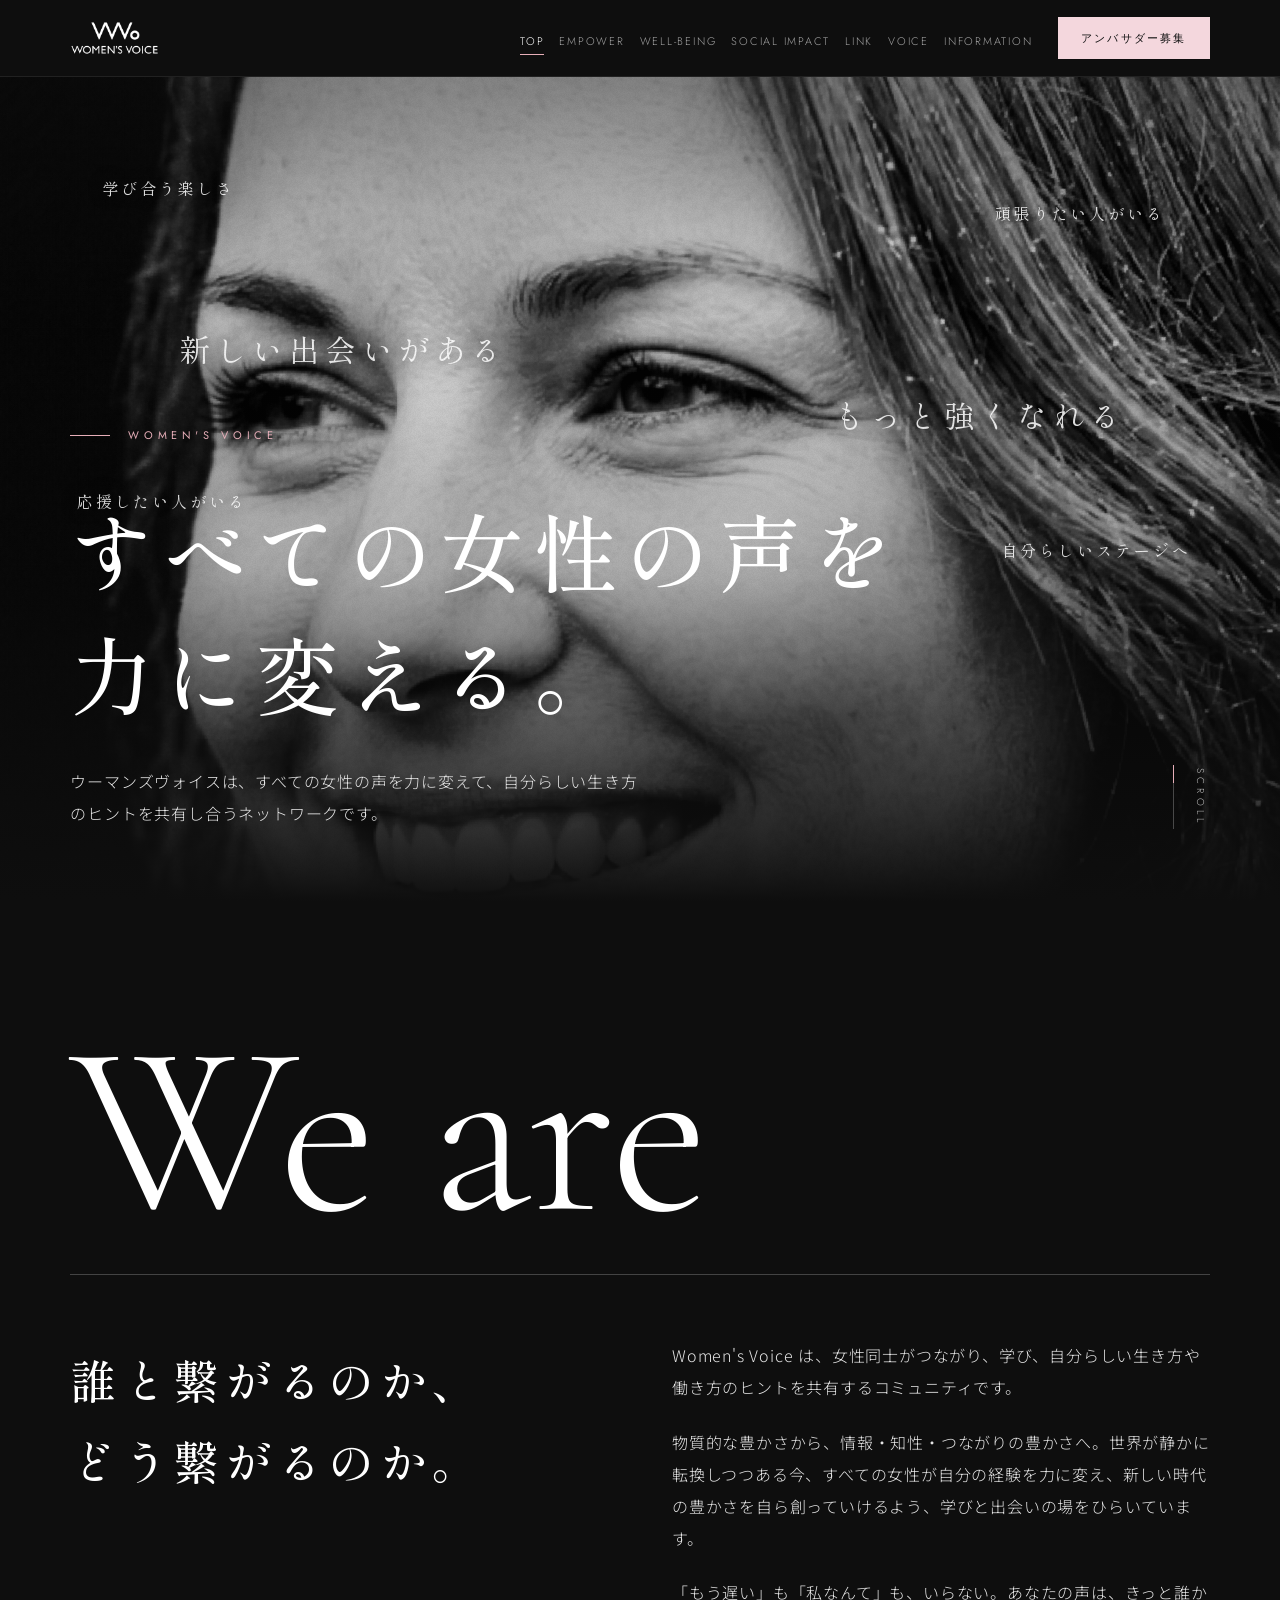
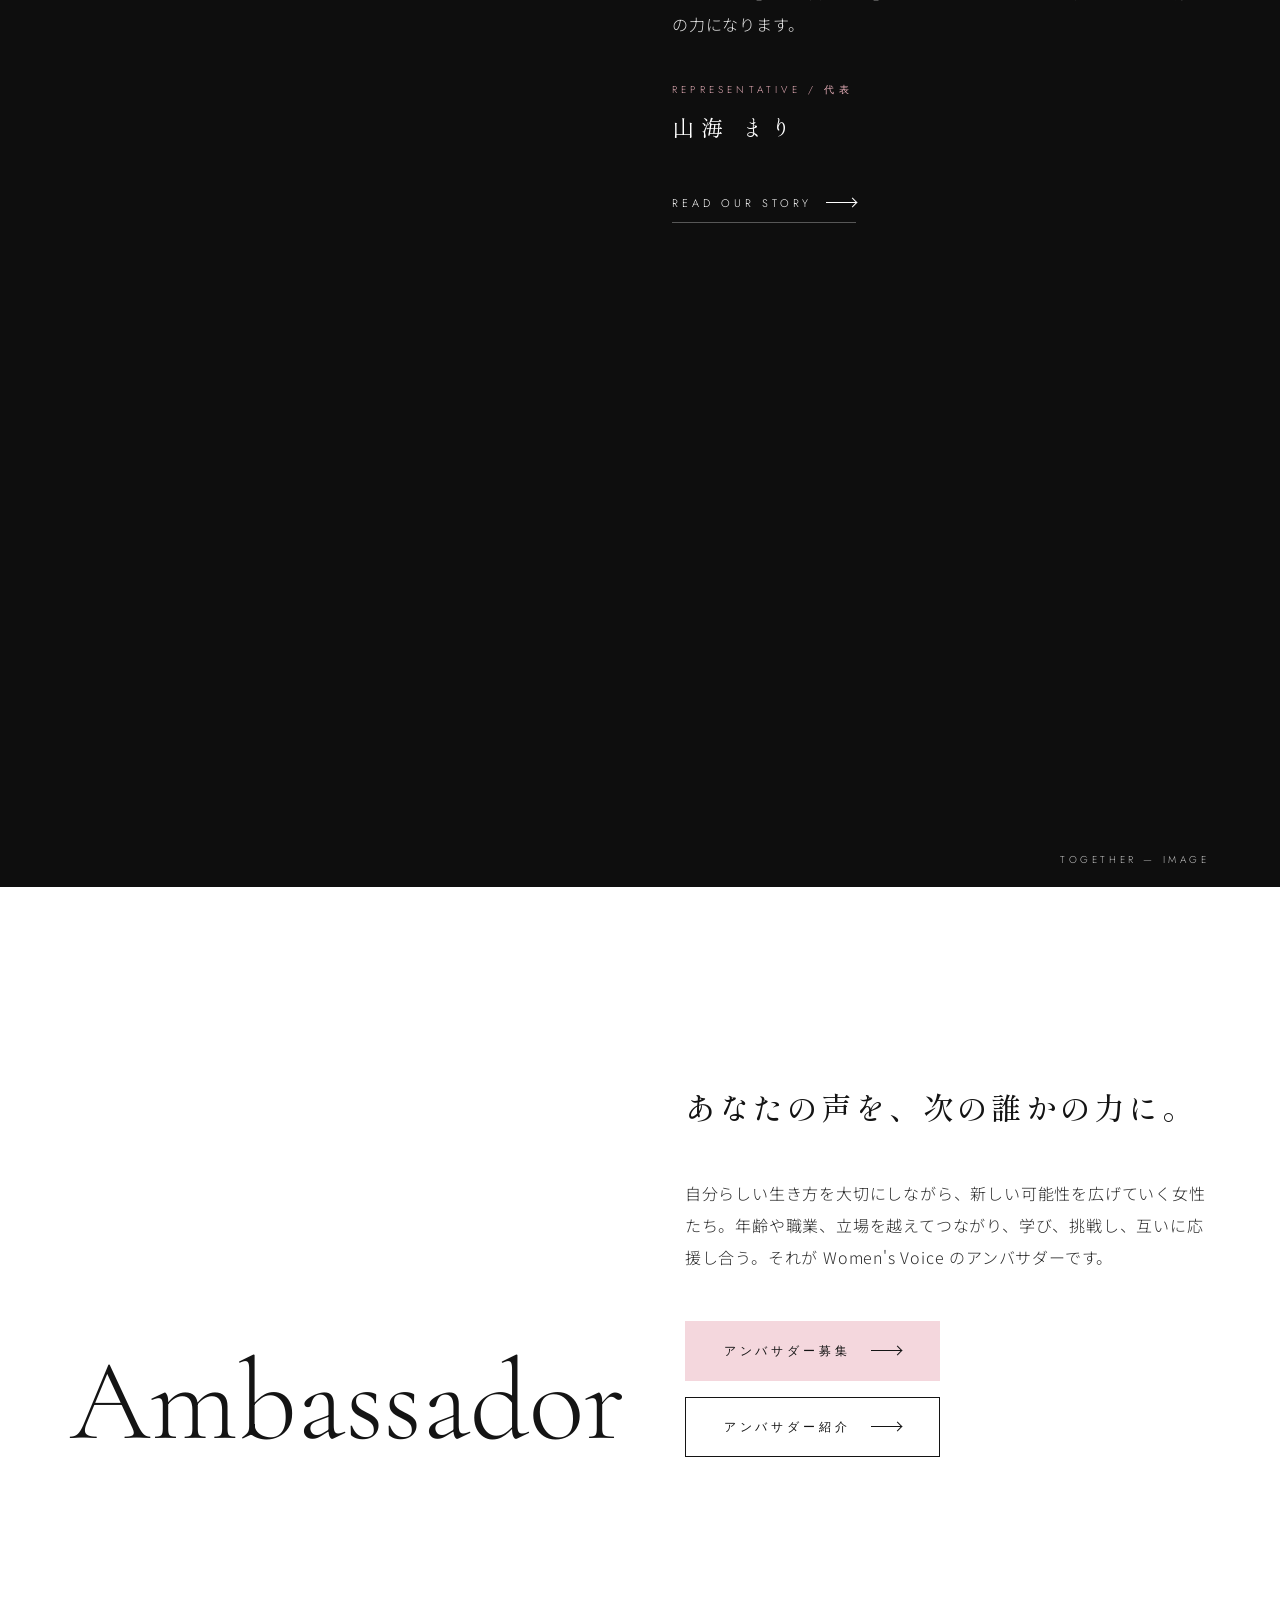
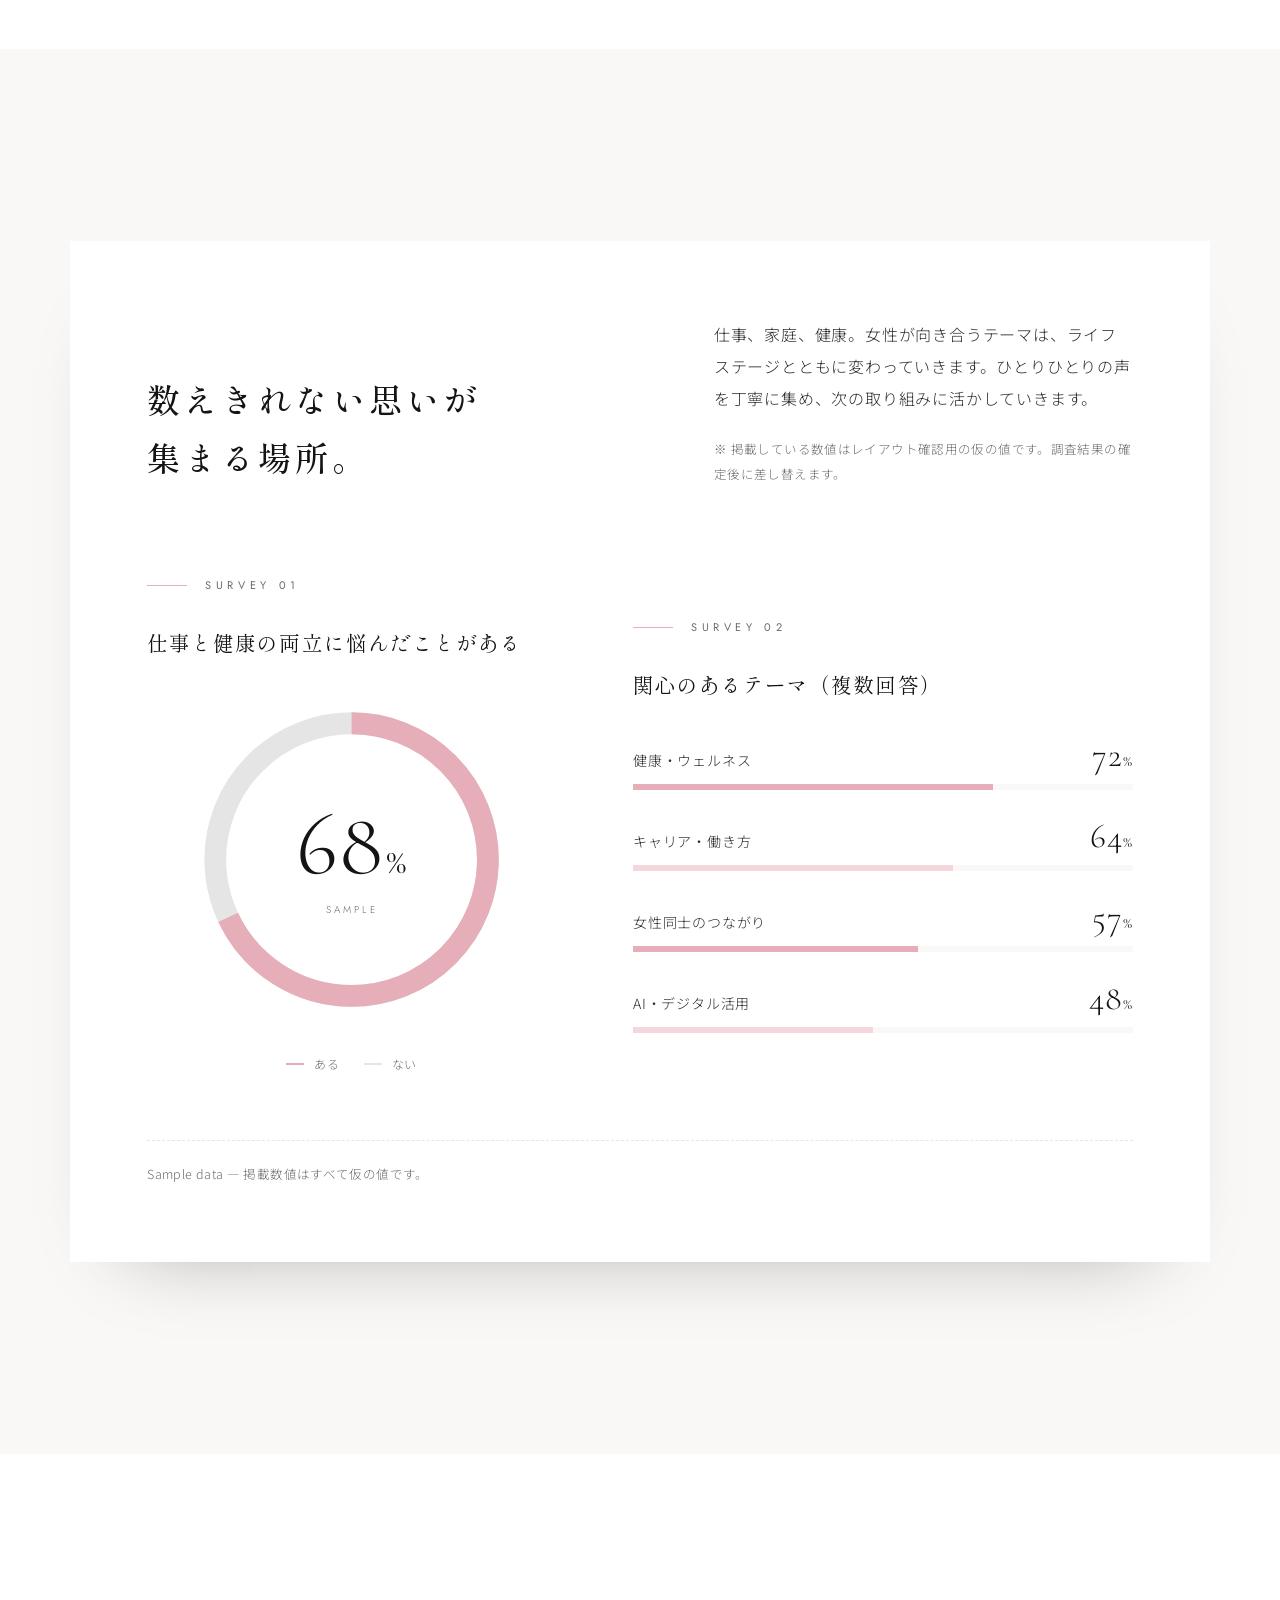
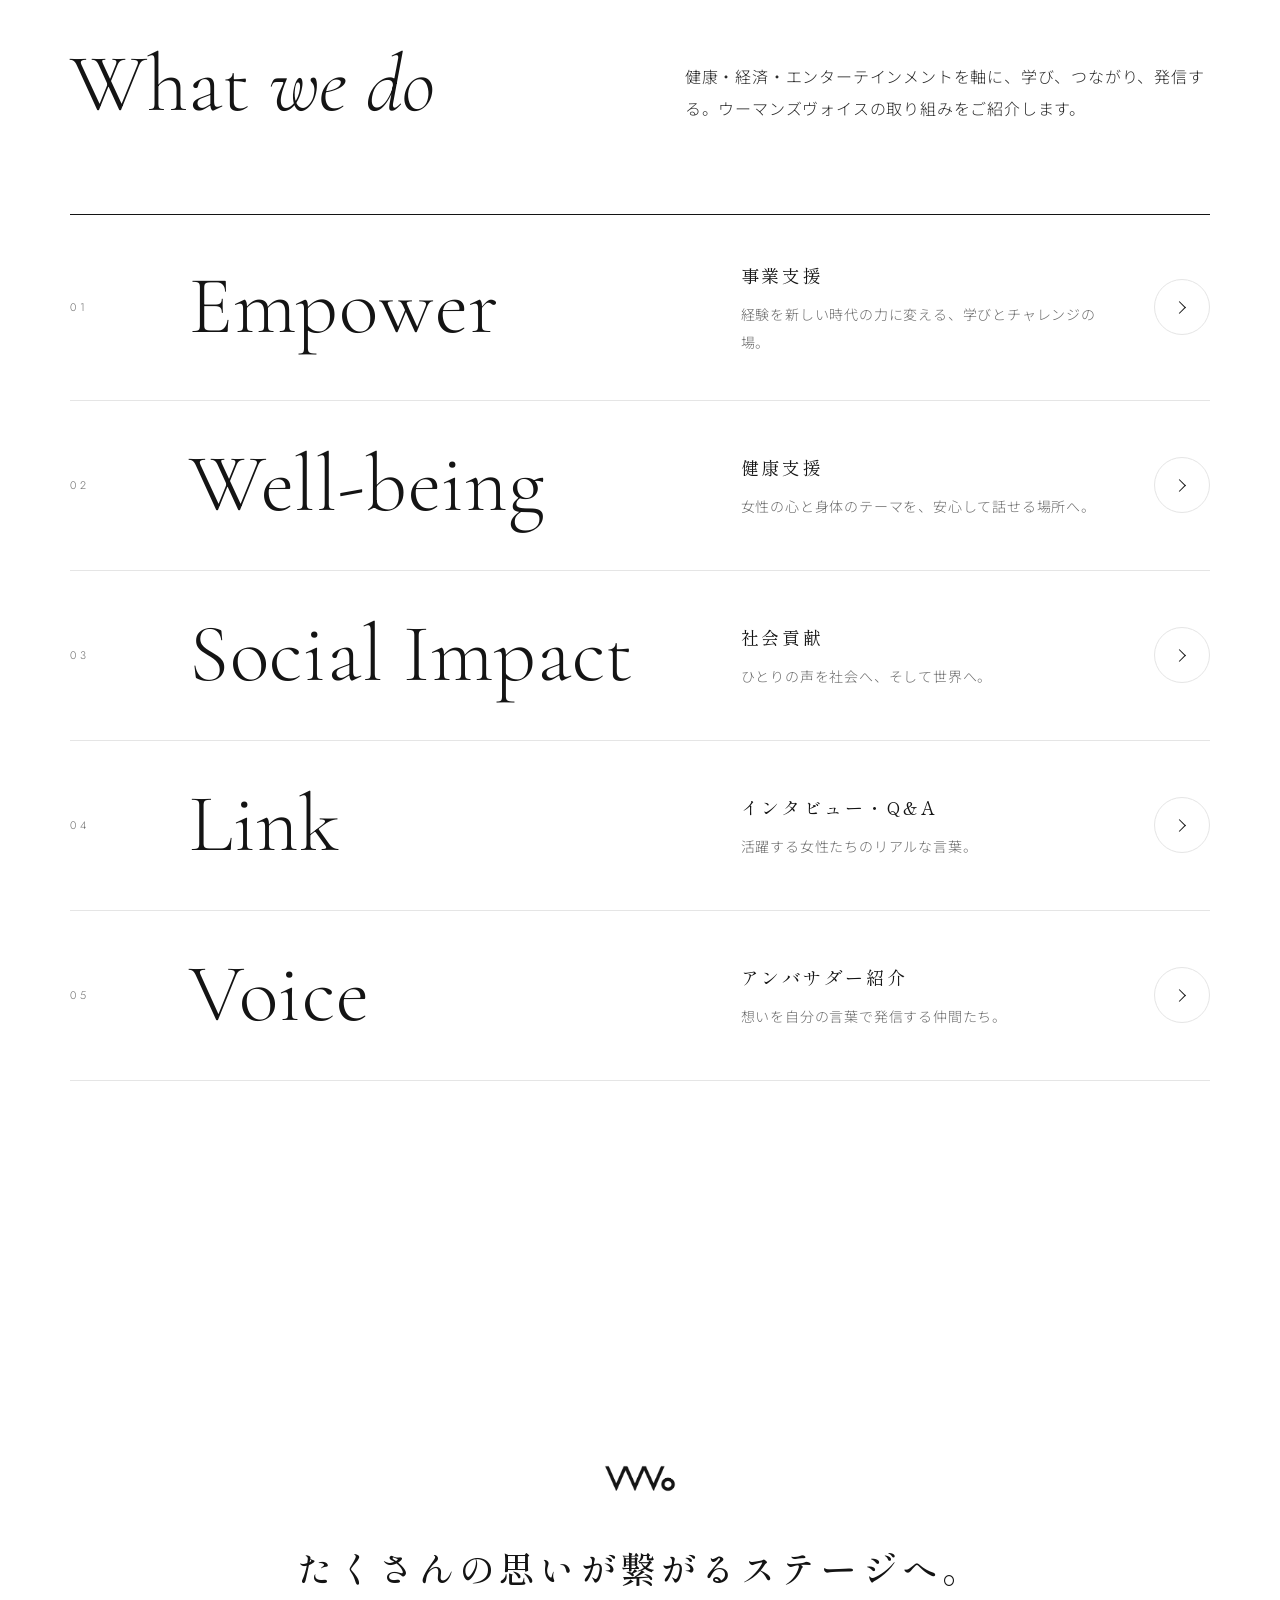
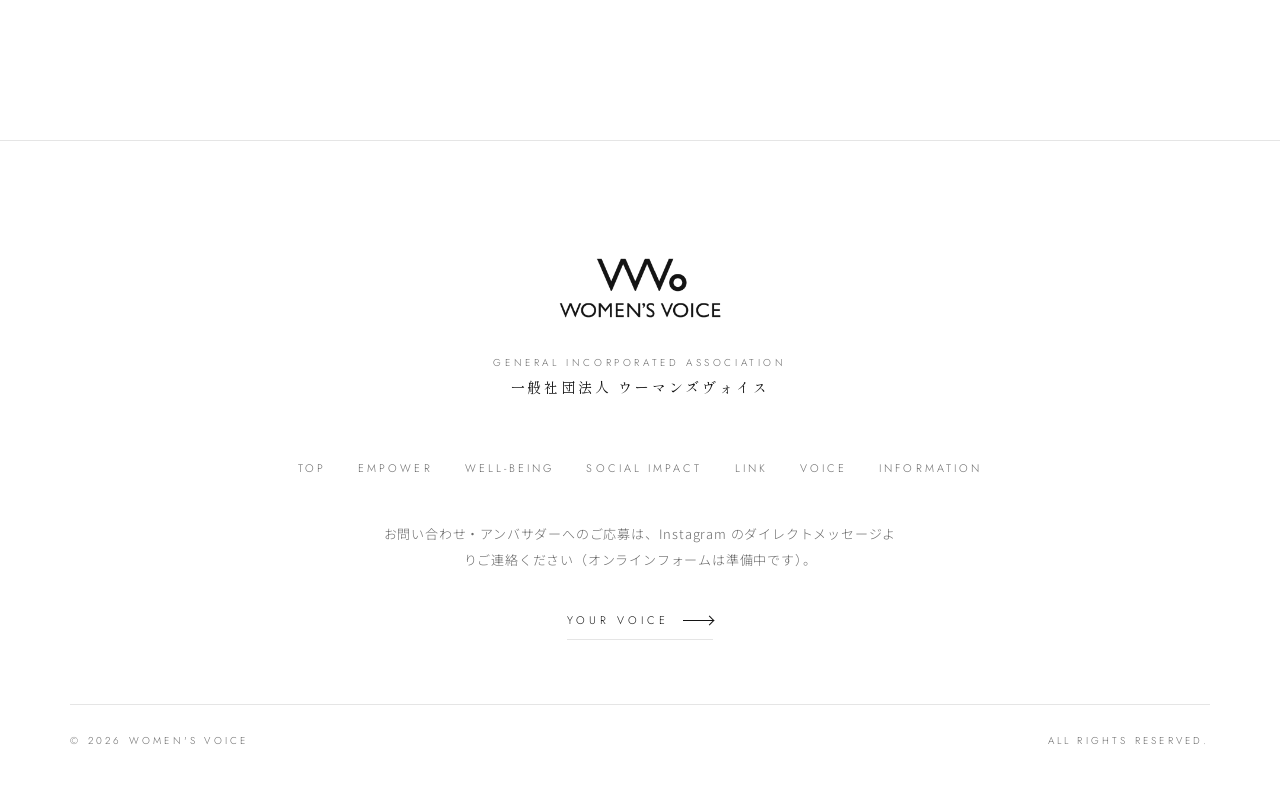
<file: index.html>
<!DOCTYPE html>
<html lang="ja" class="no-js">
<head>
  <meta charset="UTF-8">
  <meta name="viewport" content="width=device-width, initial-scale=1">
  <title>一般社団法人 ウーマンズヴォイス | Women's Voice</title>
  <meta name="description" content="一般社団法人ウーマンズヴォイス（Women's Voice）公式サイト。すべての女性の声を、力に変える。女性同士がつながり、学び、自分らしい生き方のヒントを共有するコミュニティです。">
  <link rel="icon" type="image/png" href="assets/favicon.png">
  <link rel="preconnect" href="https://fonts.googleapis.com">
  <link rel="preconnect" href="https://fonts.gstatic.com" crossorigin>
  <link rel="stylesheet" href="https://fonts.googleapis.com/css2?family=Cormorant+Garamond:ital,wght@0,300;0,400;0,500;1,300;1,400&family=Jost:wght@300;400;500&family=Noto+Sans+JP:wght@300;400&family=Shippori+Mincho:wght@400;500;600&display=swap">
  <link rel="stylesheet" href="styles.css">
  <script src="app.js" defer></script>
</head>
<body>
<a class="skip-link" href="#main">本文へスキップ</a>

<header class="site-header">
  <div class="site-header__inner">
    <a class="site-logo" href="index.html" aria-label="Women's Voice トップページへ"><img src="assets/logo-white.png" alt="WOMEN'S VOICE ウーマンズヴォイス"></a>
    <button class="menu-toggle" type="button" aria-expanded="false" aria-controls="global-nav" aria-label="メニューを開く"><span></span><span></span></button>
    <nav id="global-nav" class="global-nav" aria-label="グローバルナビゲーション">
      <ul>
        <li><a href="index.html" aria-current="page">Top</a></li>
        <li><a href="empower.html">Empower</a></li>
        <li><a href="wellbeing.html">Well-being</a></li>
        <li><a href="social.html">Social Impact</a></li>
        <li><a href="link.html">Link</a></li>
        <li><a href="voice.html">Voice</a></li>
        <li><a href="information.html">Information</a></li>
      </ul>
      <a class="btn btn--pink" href="information.html#recruit">アンバサダー募集</a>
    </nav>
  </div>
</header>

<main id="main">

  <!-- ===== Hero: 顔のクローズアップ全面 + 大見出し ===== -->
  <section class="top-hero is-dark" aria-labelledby="hero-title">
    <div class="top-hero__photo grain">
      <img src="uploads/Gemini_Generated_Image_2ttfrb2ttfrb2ttf.png" alt="" aria-hidden="true">
    </div>
    <ul class="top-hero__words" aria-hidden="true">
      <li>学び合う楽しさ</li>
      <li class="is-l">新しい出会いがある</li>
      <li>頑張りたい人がいる</li>
      <li class="is-l">もっと強くなれる</li>
      <li>応援したい人がいる</li>
      <li>自分らしいステージへ</li>
    </ul>
    <div class="wrap top-hero__copy">
      <p class="eyebrow reveal">Women's Voice</p>
      <h1 id="hero-title" class="top-hero__title reveal" data-delay="1">
        <span>すべての女性の声を</span><span>力に変える。</span>
      </h1>
      <p class="top-hero__sub reveal" data-delay="2">ウーマンズヴォイスは、すべての女性の声を力に変えて、自分らしい生き方のヒントを共有し合うネットワークです。</p>
    </div>
    <p class="scroll-cue" aria-hidden="true">Scroll <span class="scroll-cue__line"></span></p>
  </section>

  <!-- ===== We are (黒帯 + 集合写真) ===== -->
  <section id="about" class="we-are is-dark" aria-labelledby="about-title">
    <div class="wrap">
      <h2 id="about-title" class="we-are__title reveal">We are</h2>
      <div class="we-are__grid">
        <p class="statement reveal" data-delay="1">誰と繋がるのか、<br>どう繋がるのか。</p>
        <div class="reveal" data-delay="2">
          <p>Women's Voice は、女性同士がつながり、学び、自分らしい生き方や働き方のヒントを共有するコミュニティです。</p>
          <p>物質的な豊かさから、情報・知性・つながりの豊かさへ。世界が静かに転換しつつある今、すべての女性が自分の経験を力に変え、新しい時代の豊かさを自ら創っていけるよう、学びと出会いの場をひらいています。</p>
          <p>「もう遅い」も「私なんて」も、いらない。あなたの声は、きっと誰かの力になります。</p>
          <div class="signature">
            <span class="signature__role">Representative / 代表</span>
            <span class="signature__name">山海 まり</span>
          </div>
          <a class="text-link" href="empower.html">Read our story <span class="arrow" aria-hidden="true"></span></a>
        </div>
      </div>
    </div>
    <figure class="we-are__photo">
      <div class="frame frame--crop grain reveal-img"><img src="uploads/01_group_women.jpg" alt="肩を寄せ合い笑顔を見せる女性たち（イメージ）" loading="lazy"></div>
      <figcaption class="caption">Together — Image</figcaption>
    </figure>
  </section>

  <!-- ===== Ambassador ===== -->
  <section class="section" aria-labelledby="amb-title">
    <div class="wrap amb-intro">
      <h2 id="amb-title" class="display reveal">Ambassador</h2>
      <div class="reveal" data-delay="1">
        <p class="heading">あなたの声を、次の誰かの力に。</p>
        <p class="mt-s">自分らしい生き方を大切にしながら、新しい可能性を広げていく女性たち。年齢や職業、立場を越えてつながり、学び、挑戦し、互いに応援し合う。それが Women's Voice のアンバサダーです。</p>
        <div class="btn-row">
          <a class="btn btn--pink" href="information.html#recruit">アンバサダー募集 <span class="arrow" aria-hidden="true"></span></a>
          <a class="btn" href="voice.html">アンバサダー紹介 <span class="arrow" aria-hidden="true"></span></a>
        </div>
      </div>
    </div>
  </section>

  <!-- ===== Statistics (仮値) ===== -->
  <section class="section section--off" aria-labelledby="stats-title">
    <div class="wrap">
      <div class="stats-card reveal">
        <div class="stats-card__head">
          <h2 id="stats-title" class="statement statement--s">数えきれない思いが<br>集まる場所。</h2>
          <div>
            <p>仕事、家庭、健康。女性が向き合うテーマは、ライフステージとともに変わっていきます。ひとりひとりの声を丁寧に集め、次の取り組みに活かしていきます。</p>
            <p class="note">※ 掲載している数値はレイアウト確認用の仮の値です。調査結果の確定後に差し替えます。</p>
          </div>
        </div>
        <div class="stats-grid">
          <div data-chart>
            <p class="eyebrow">Survey 01</p>
            <h3 class="stat__title">仕事と健康の両立に悩んだことがある</h3>
            <div class="donut">
              <svg viewBox="0 0 120 120" role="img" aria-label="仕事と健康の両立に悩んだことがある：68%（仮の値）">
                <circle class="donut__track" cx="60" cy="60" r="50"></circle>
                <circle class="donut__value" cx="60" cy="60" r="50" data-value="68"></circle>
              </svg>
              <div class="donut__label" aria-hidden="true">
                <span class="donut__num">68<small>%</small></span>
                <span class="donut__cap">Sample</span>
              </div>
            </div>
            <div class="legend"><span><i></i>ある</span><span><i class="is-rest"></i>ない</span></div>
          </div>
          <div data-chart>
            <p class="eyebrow">Survey 02</p>
            <h3 class="stat__title">関心のあるテーマ（複数回答）</h3>
            <div class="bars">
              <div class="bar">
                <div class="bar__head"><span>健康・ウェルネス</span><span class="bar__val">72<small>%</small></span></div>
                <div class="bar__track"><span class="bar__fill" data-value="72"></span></div>
              </div>
              <div class="bar">
                <div class="bar__head"><span>キャリア・働き方</span><span class="bar__val">64<small>%</small></span></div>
                <div class="bar__track"><span class="bar__fill" data-value="64"></span></div>
              </div>
              <div class="bar">
                <div class="bar__head"><span>女性同士のつながり</span><span class="bar__val">57<small>%</small></span></div>
                <div class="bar__track"><span class="bar__fill" data-value="57"></span></div>
              </div>
              <div class="bar">
                <div class="bar__head"><span>AI・デジタル活用</span><span class="bar__val">48<small>%</small></span></div>
                <div class="bar__track"><span class="bar__fill" data-value="48"></span></div>
              </div>
            </div>
          </div>
        </div>
        <p class="note stat-note">Sample data — 掲載数値はすべて仮の値です。</p>
      </div>
    </div>
  </section>

  <!-- ===== What we do (大きな英字インデックス) ===== -->
  <section class="section" aria-labelledby="activities-title">
    <div class="wrap">
      <div class="amb-intro mb-l">
        <h2 id="activities-title" class="display display--m reveal">What <em>we do</em></h2>
        <p class="reveal measure" data-delay="1">健康・経済・エンターテインメントを軸に、学び、つながり、発信する。ウーマンズヴォイスの取り組みをご紹介します。</p>
      </div>
      <nav class="index-list" aria-label="活動紹介">
        <a class="index-row reveal" href="empower.html">
          <span class="index-row__no">01</span>
          <span class="index-row__en">Empower</span>
          <span class="index-row__desc"><span class="index-row__jp">事業支援</span><span class="index-row__text">経験を新しい時代の力に変える、学びとチャレンジの場。</span></span>
          <span class="index-row__go" aria-hidden="true"></span>
        </a>
        <a class="index-row reveal" href="wellbeing.html">
          <span class="index-row__no">02</span>
          <span class="index-row__en">Well-being</span>
          <span class="index-row__desc"><span class="index-row__jp">健康支援</span><span class="index-row__text">女性の心と身体のテーマを、安心して話せる場所へ。</span></span>
          <span class="index-row__go" aria-hidden="true"></span>
        </a>
        <a class="index-row reveal" href="social.html">
          <span class="index-row__no">03</span>
          <span class="index-row__en">Social Impact</span>
          <span class="index-row__desc"><span class="index-row__jp">社会貢献</span><span class="index-row__text">ひとりの声を社会へ、そして世界へ。</span></span>
          <span class="index-row__go" aria-hidden="true"></span>
        </a>
        <a class="index-row reveal" href="link.html">
          <span class="index-row__no">04</span>
          <span class="index-row__en">Link</span>
          <span class="index-row__desc"><span class="index-row__jp">インタビュー・Q&amp;A</span><span class="index-row__text">活躍する女性たちのリアルな言葉。</span></span>
          <span class="index-row__go" aria-hidden="true"></span>
        </a>
        <a class="index-row reveal" href="voice.html">
          <span class="index-row__no">05</span>
          <span class="index-row__en">Voice</span>
          <span class="index-row__desc"><span class="index-row__jp">アンバサダー紹介</span><span class="index-row__text">想いを自分の言葉で発信する仲間たち。</span></span>
          <span class="index-row__go" aria-hidden="true"></span>
        </a>
      </nav>
    </div>
  </section>

  <section class="closing" aria-label="メッセージ">
    <div class="wrap">
      <img class="closing__mark reveal" src="assets/mark-charcoal.png" alt="">
      <p class="statement reveal" data-delay="1">たくさんの思いが繋がるステージへ。</p>
    </div>
  </section>

</main>

<footer class="site-footer">
  <div class="wrap">
    <a class="site-footer__logo" href="index.html" aria-label="Women's Voice トップページへ"><img src="assets/logo-charcoal.png" alt="WOMEN'S VOICE ウーマンズヴォイス"></a>
    <p class="site-footer__org"><small>General Incorporated Association</small>一般社団法人 ウーマンズヴォイス</p>
    <nav class="site-footer__nav" aria-label="フッターナビゲーション">
      <ul>
        <li><a href="index.html">Top</a></li>
        <li><a href="empower.html">Empower</a></li>
        <li><a href="wellbeing.html">Well-being</a></li>
        <li><a href="social.html">Social Impact</a></li>
        <li><a href="link.html">Link</a></li>
        <li><a href="voice.html">Voice</a></li>
        <li><a href="information.html">Information</a></li>
      </ul>
    </nav>
    <div class="site-footer__contact">
      <p>お問い合わせ・アンバサダーへのご応募は、Instagram のダイレクトメッセージよりご連絡ください（オンラインフォームは準備中です）。</p>
      <a class="text-link" href="information.html#contact">Your Voice <span class="arrow" aria-hidden="true"></span></a>
    </div>
    <div class="site-footer__bottom">
      <small>&copy; <span data-year>2026</span> Women's Voice</small>
      <small>All rights reserved.</small>
    </div>
  </div>
</footer>
</body>
</html>
</file>
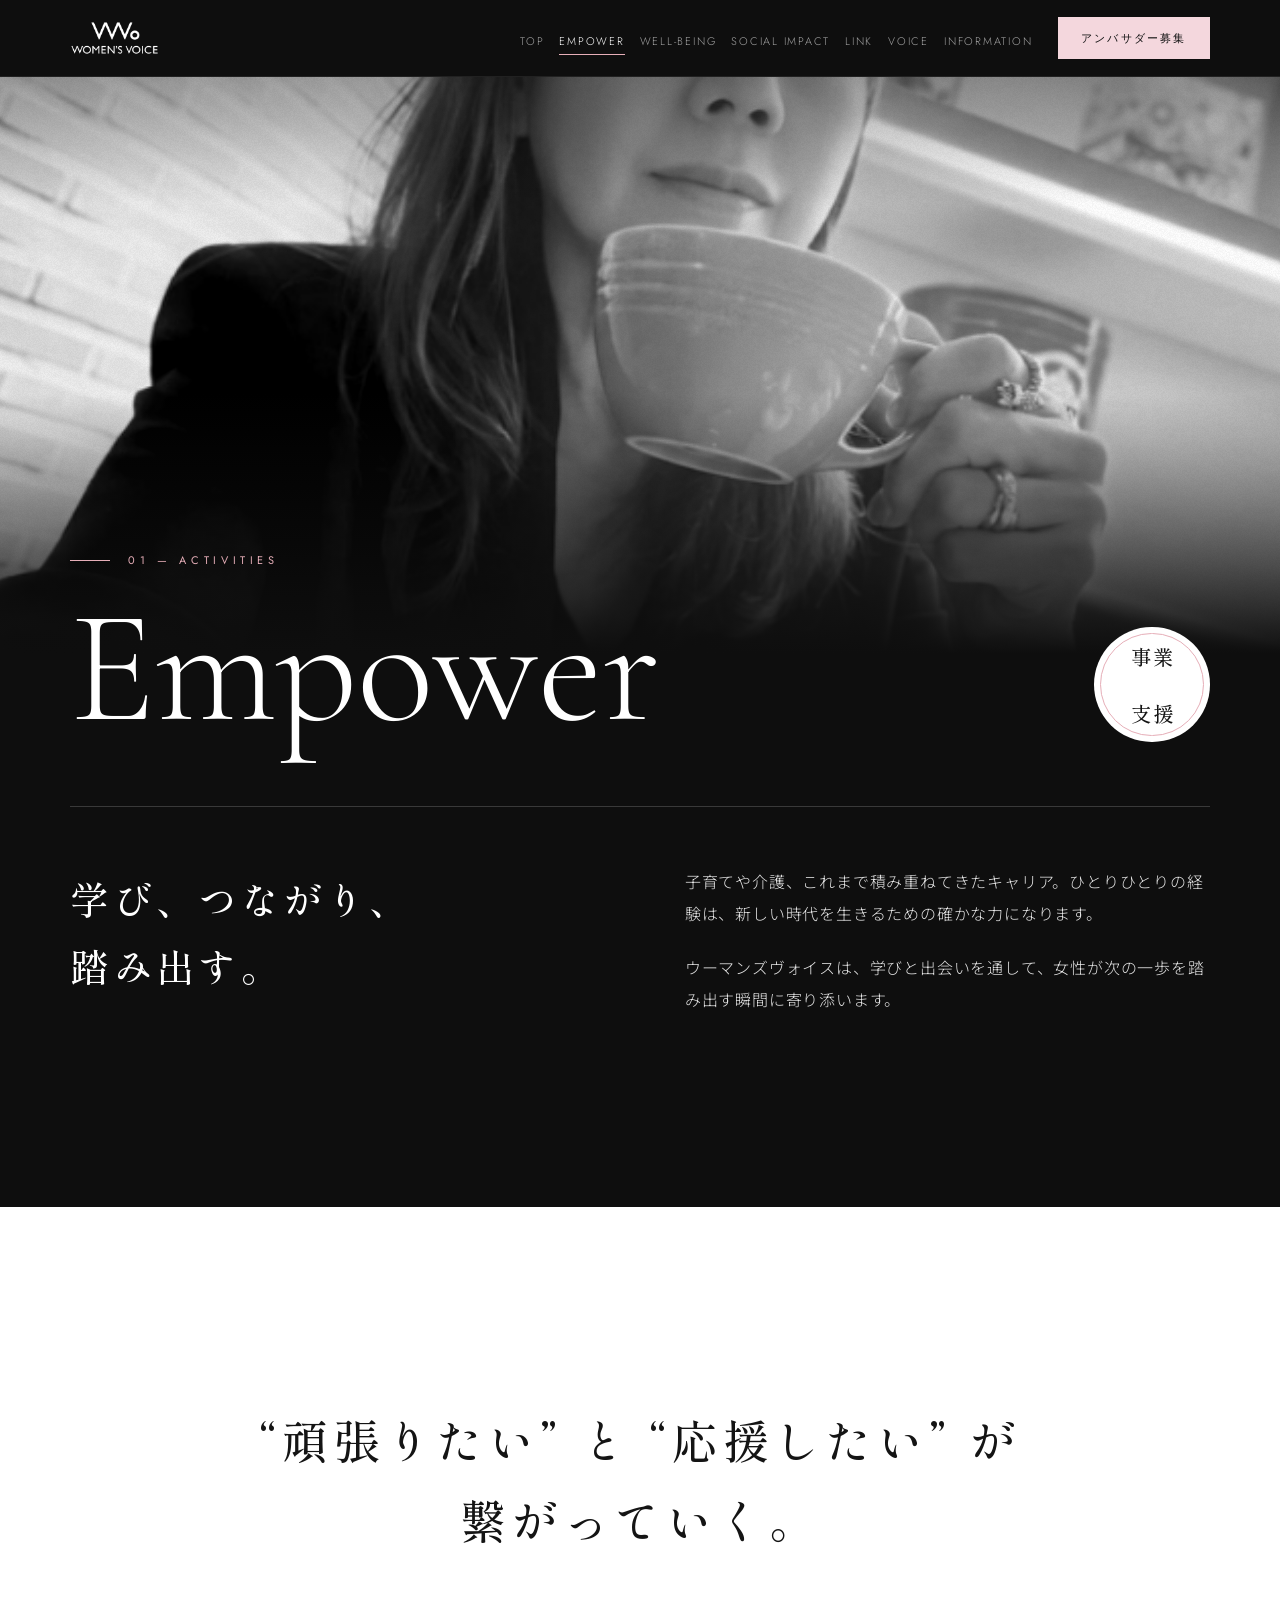
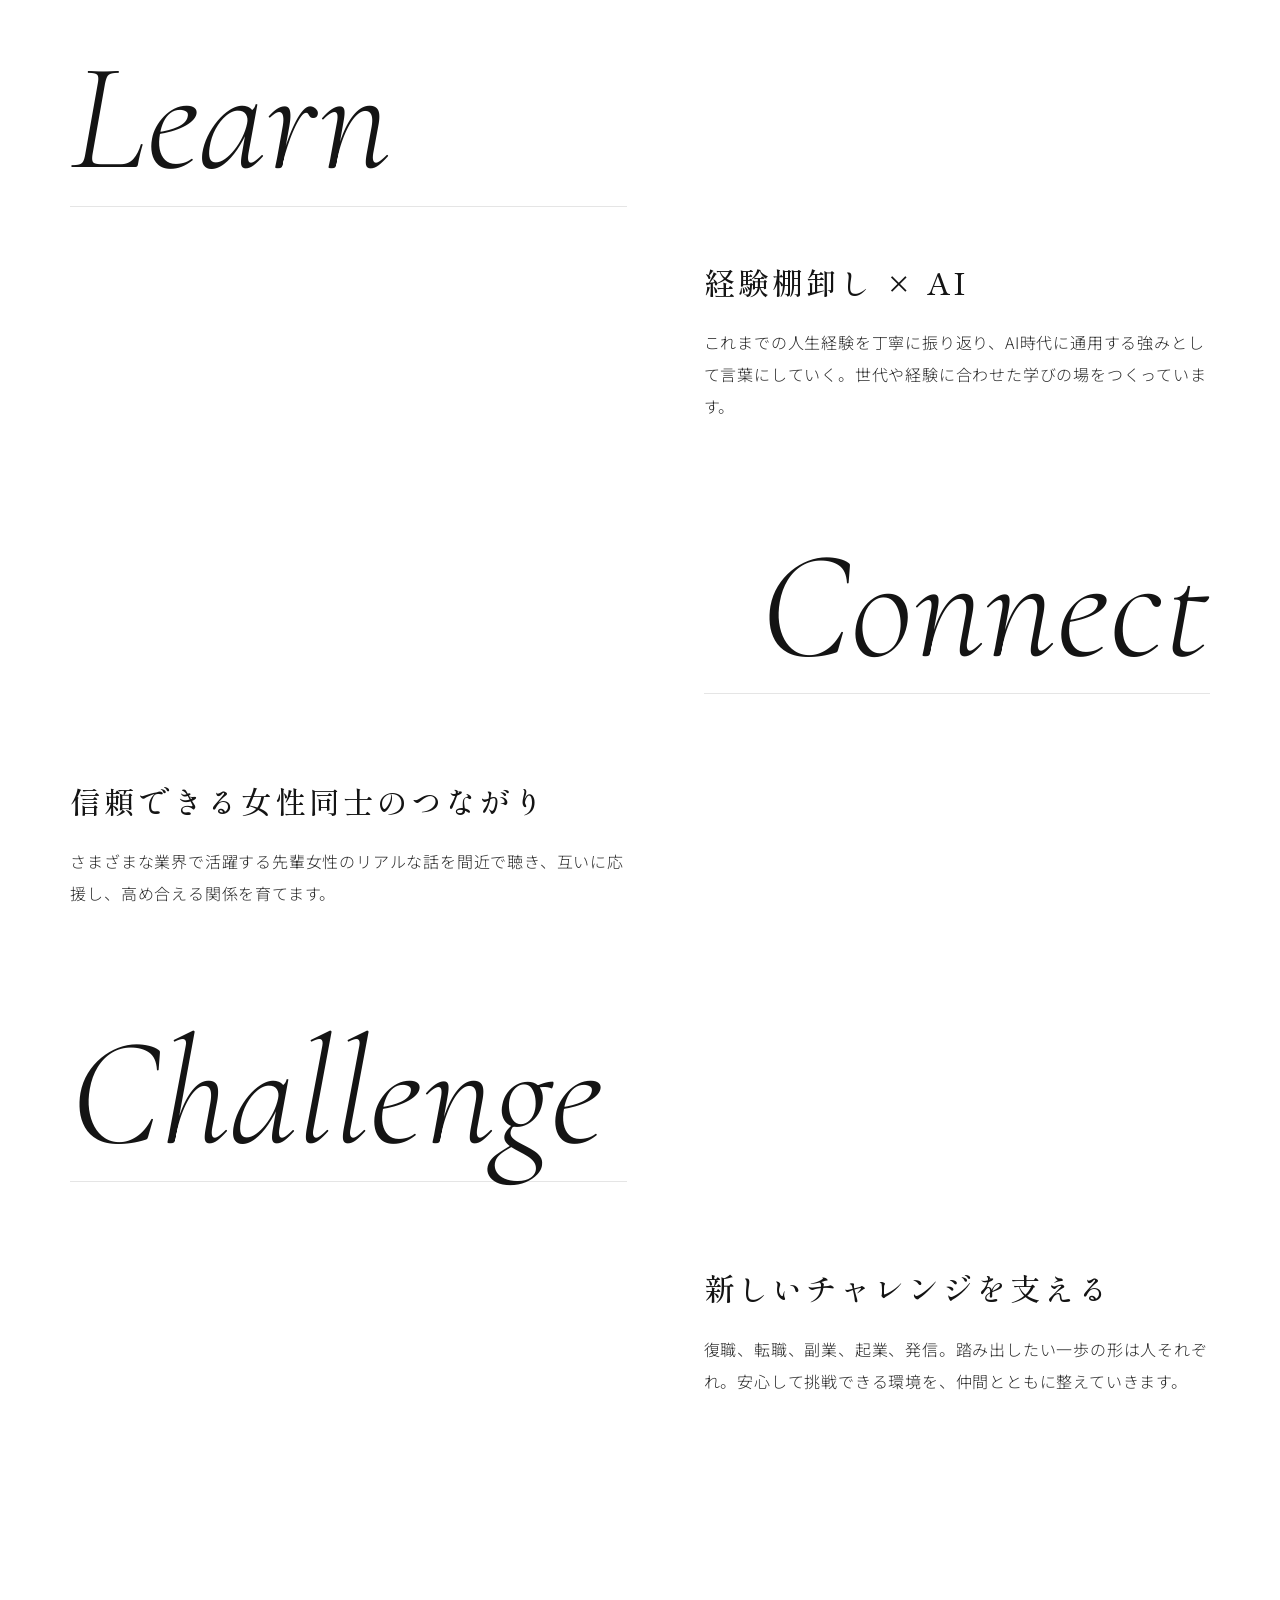
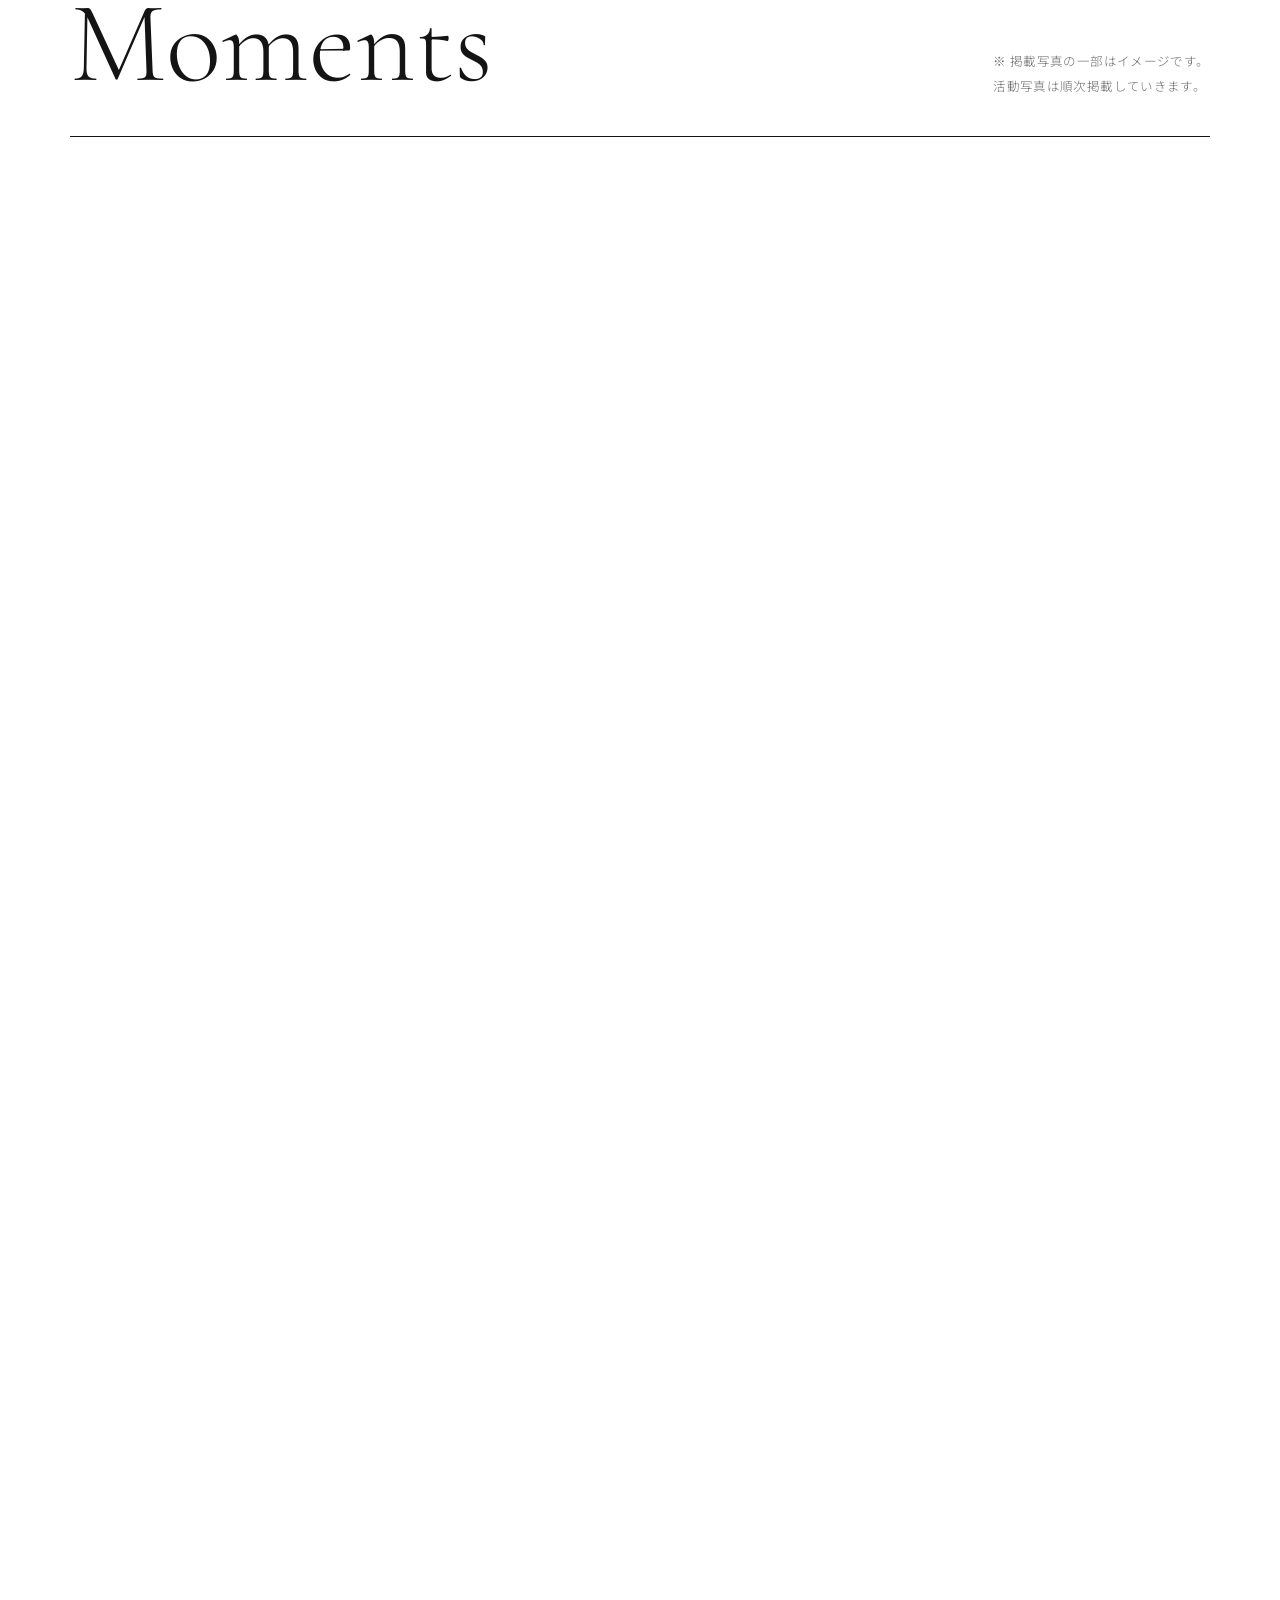
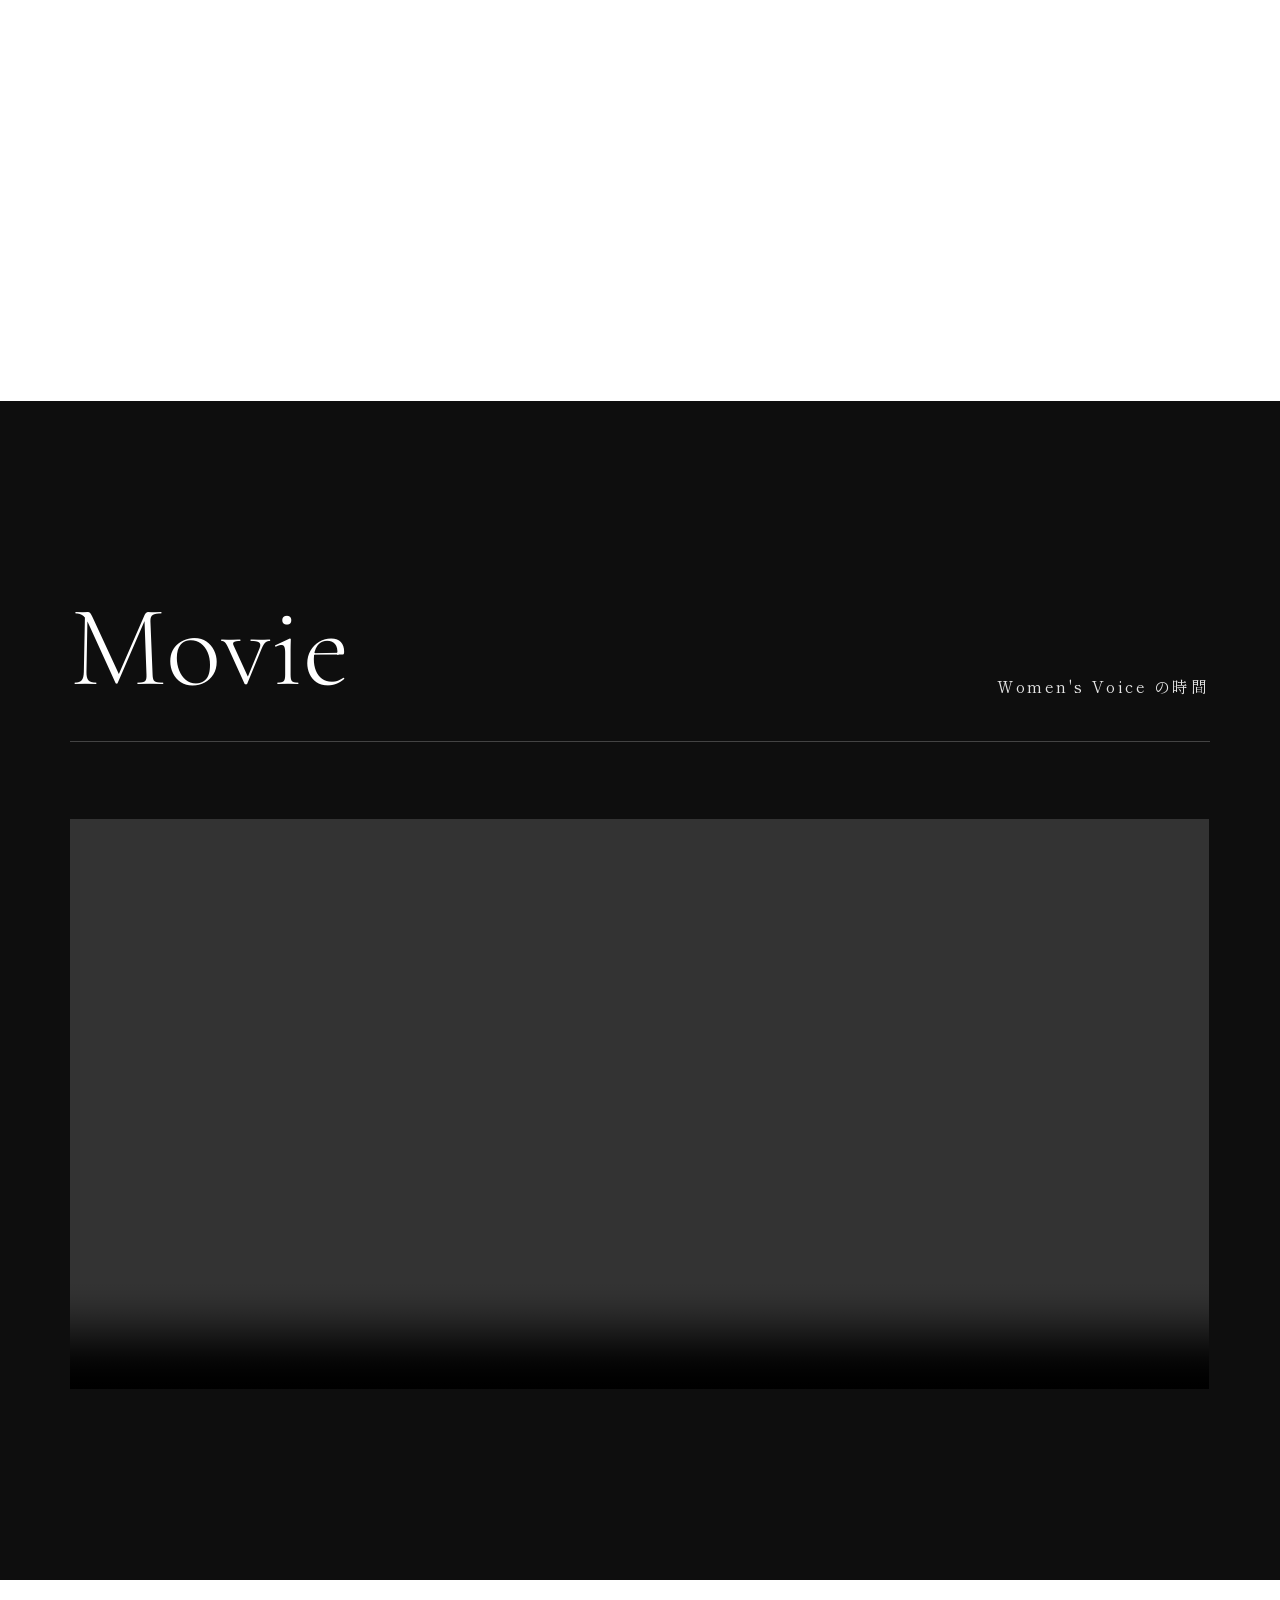
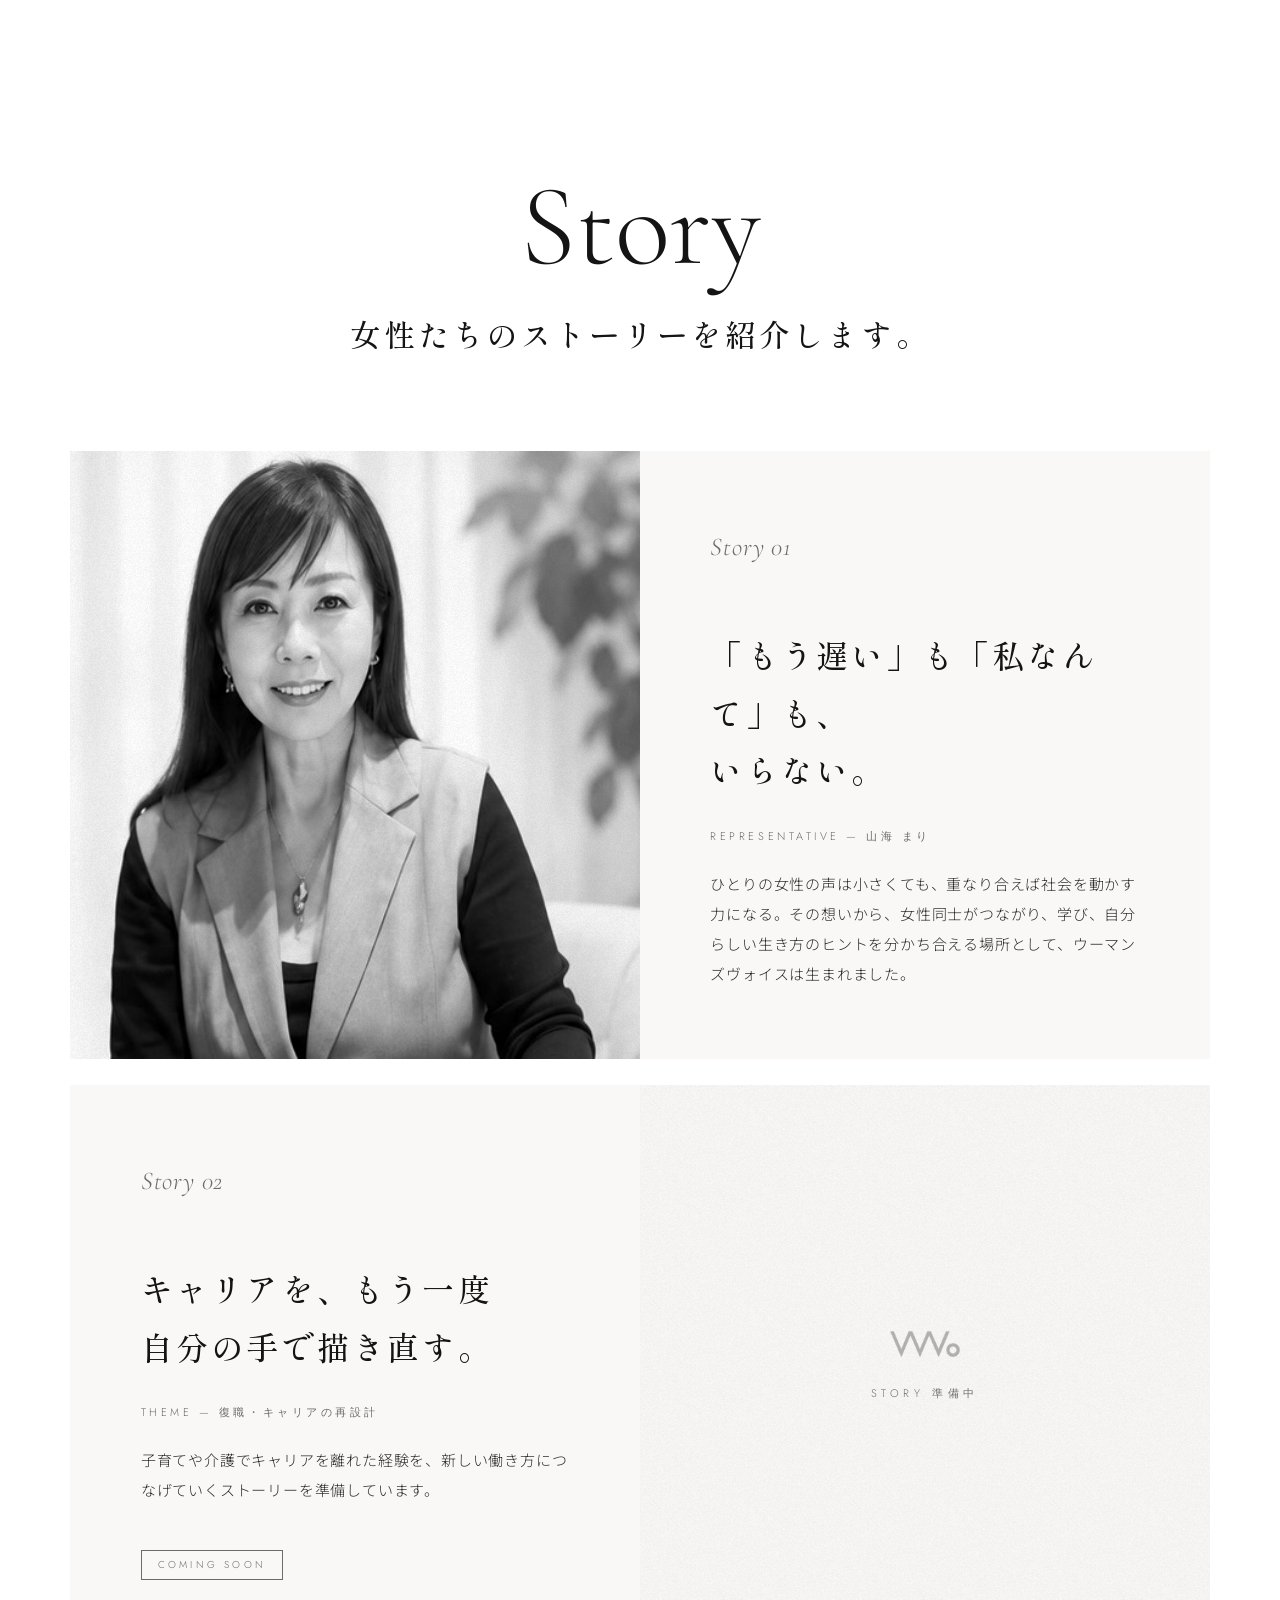
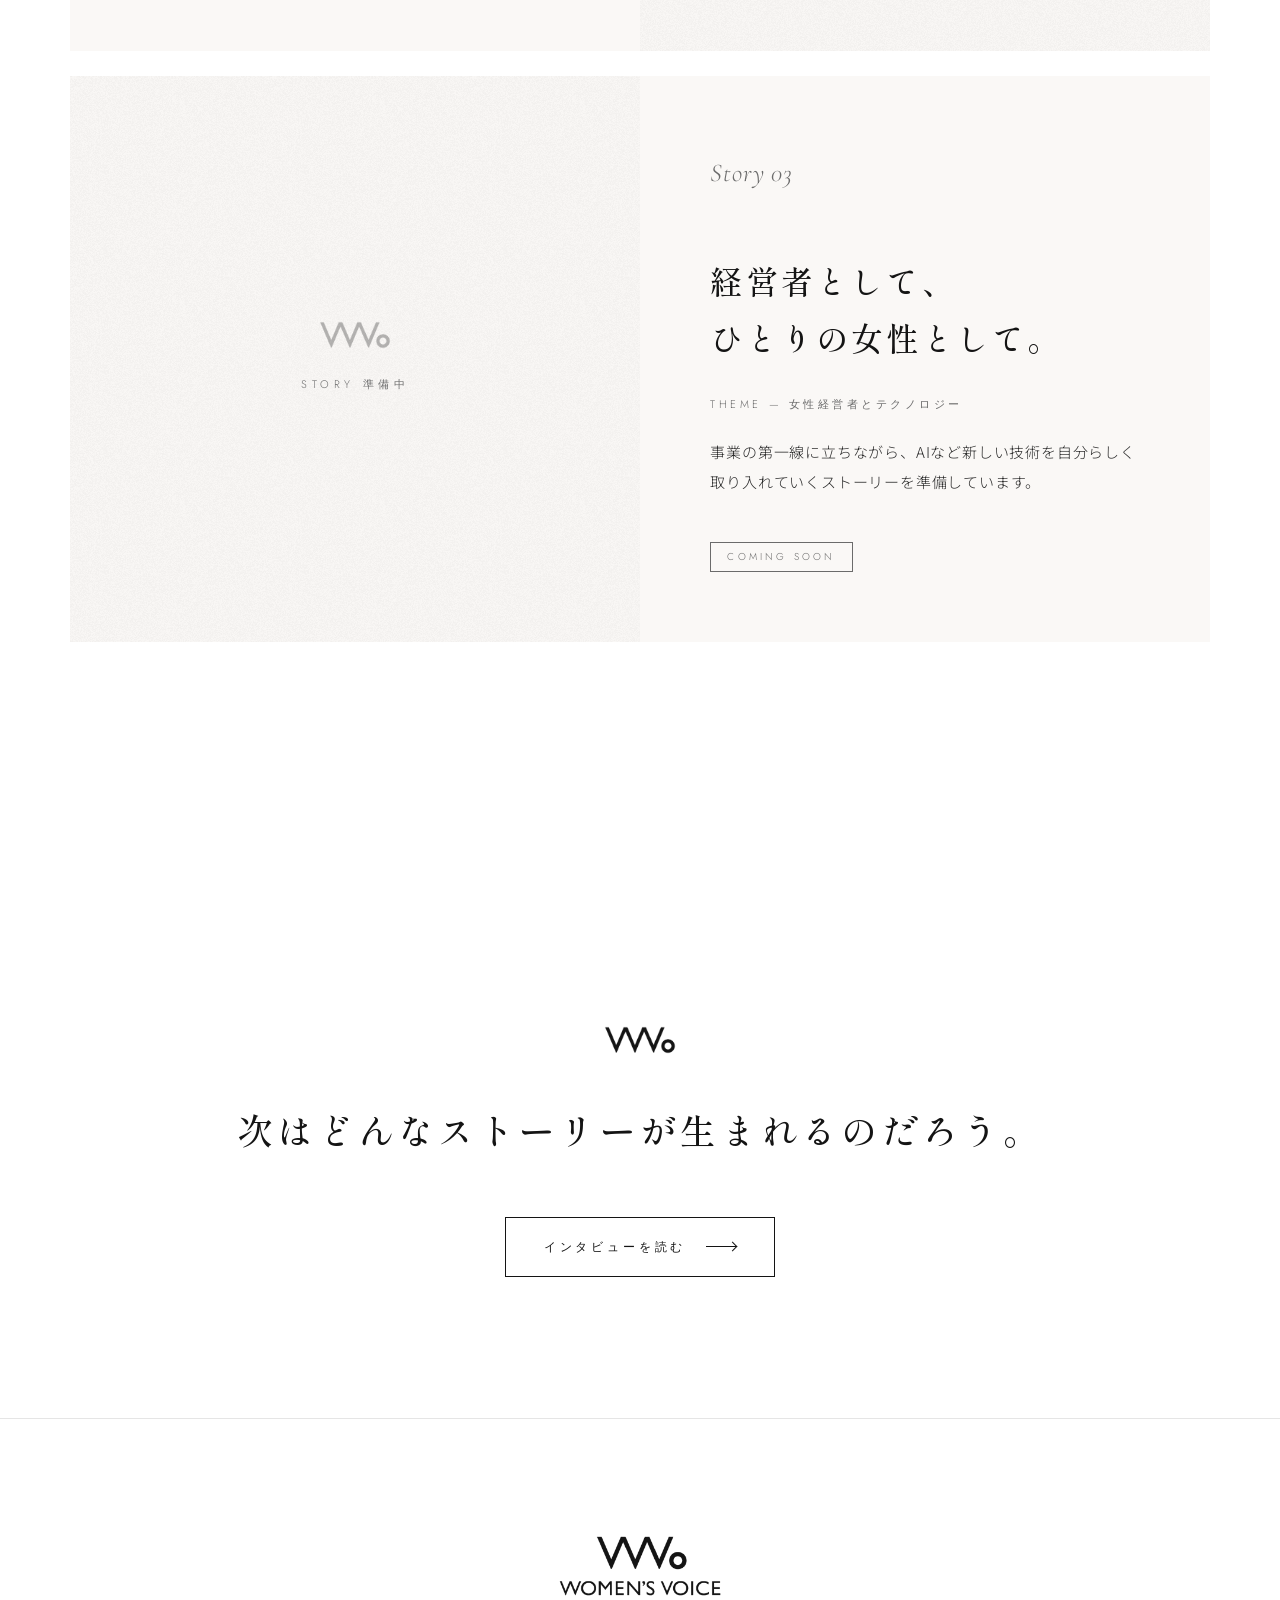
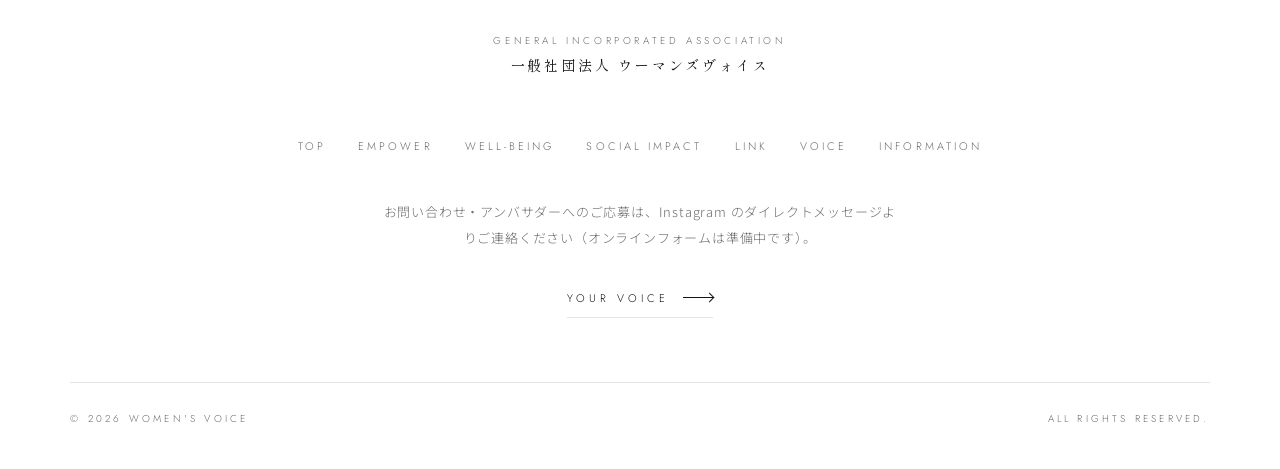
<file: empower.html>
<!DOCTYPE html>
<html lang="ja" class="no-js">
<head>
  <meta charset="UTF-8">
  <meta name="viewport" content="width=device-width, initial-scale=1">
  <title>Empower | 一般社団法人 ウーマンズヴォイス</title>
  <meta name="description" content="Empower — 学び、つながり、踏み出す。ウーマンズヴォイスの活動と、女性たちのストーリー。">
  <link rel="icon" type="image/png" href="assets/favicon.png">
  <link rel="preconnect" href="https://fonts.googleapis.com">
  <link rel="preconnect" href="https://fonts.gstatic.com" crossorigin>
  <link rel="stylesheet" href="https://fonts.googleapis.com/css2?family=Cormorant+Garamond:ital,wght@0,300;0,400;0,500;1,300;1,400&family=Jost:wght@300;400;500&family=Noto+Sans+JP:wght@300;400&family=Shippori+Mincho:wght@400;500;600&display=swap">
  <link rel="stylesheet" href="styles.css">
  <script src="app.js" defer></script>
</head>
<body>
<a class="skip-link" href="#main">本文へスキップ</a>

<header class="site-header">
  <div class="site-header__inner">
    <a class="site-logo" href="index.html" aria-label="Women's Voice トップページへ"><img src="assets/logo-white.png" alt="WOMEN'S VOICE ウーマンズヴォイス"></a>
    <button class="menu-toggle" type="button" aria-expanded="false" aria-controls="global-nav" aria-label="メニューを開く"><span></span><span></span></button>
    <nav id="global-nav" class="global-nav" aria-label="グローバルナビゲーション">
      <ul>
        <li><a href="index.html">Top</a></li>
        <li><a href="empower.html" aria-current="page">Empower</a></li>
        <li><a href="wellbeing.html">Well-being</a></li>
        <li><a href="social.html">Social Impact</a></li>
        <li><a href="link.html">Link</a></li>
        <li><a href="voice.html">Voice</a></li>
        <li><a href="information.html">Information</a></li>
      </ul>
      <a class="btn btn--pink" href="information.html#recruit">アンバサダー募集</a>
    </nav>
  </div>
</header>

<main id="main">

  <!-- ===== Page hero ===== -->
  <section class="ph is-dark" aria-labelledby="page-title">
    <figure class="ph__photo ph__photo--trim grain">
      <img src="uploads/00_mari_editorial.png" alt="カップを手にする代表 山海まり" style="object-position: 50% 55%;">
    </figure>
    <div class="ph__band">
      <div class="wrap">
        <div class="ph__head">
          <div>
            <p class="eyebrow reveal">01 — Activities</p>
            <h1 id="page-title" class="mega reveal" data-delay="1">Empower</h1>
          </div>
          <p class="badge reveal" data-delay="2"><span>事業</span><span>支援</span></p>
        </div>
        <div class="ph__body">
          <p class="ph__jp reveal">学び、つながり、<br>踏み出す。</p>
          <div class="ph__text reveal" data-delay="1">
            <p>子育てや介護、これまで積み重ねてきたキャリア。ひとりひとりの経験は、新しい時代を生きるための確かな力になります。</p>
            <p>ウーマンズヴォイスは、学びと出会いを通して、女性が次の一歩を踏み出す瞬間に寄り添います。</p>
          </div>
        </div>
      </div>
    </div>
  </section>

  <!-- ===== Approach: 大きな英字で3本柱 ===== -->
  <section class="section" aria-labelledby="approach-title">
    <div class="wrap">
      <h2 id="approach-title" class="statement center mb-l reveal">“頑張りたい” と “応援したい” が<br>繋がっていく。</h2>
      <div class="pillars">
        <article class="pillar">
          <p class="pillar__word reveal" aria-hidden="true">Learn</p>
          <div class="reveal" data-delay="1">
            <h3 class="pillar__title">経験棚卸し × AI</h3>
            <p>これまでの人生経験を丁寧に振り返り、AI時代に通用する強みとして言葉にしていく。世代や経験に合わせた学びの場をつくっています。</p>
          </div>
        </article>
        <article class="pillar">
          <p class="pillar__word reveal" aria-hidden="true">Connect</p>
          <div class="reveal" data-delay="1">
            <h3 class="pillar__title">信頼できる女性同士のつながり</h3>
            <p>さまざまな業界で活躍する先輩女性のリアルな話を間近で聴き、互いに応援し、高め合える関係を育てます。</p>
          </div>
        </article>
        <article class="pillar">
          <p class="pillar__word reveal" aria-hidden="true">Challenge</p>
          <div class="reveal" data-delay="1">
            <h3 class="pillar__title">新しいチャレンジを支える</h3>
            <p>復職、転職、副業、起業、発信。踏み出したい一歩の形は人それぞれ。安心して挑戦できる環境を、仲間とともに整えていきます。</p>
          </div>
        </article>
      </div>
    </div>
  </section>

  <!-- ===== Gallery ===== -->
  <section class="section section--flush-top" aria-labelledby="gallery-title">
    <div class="wrap">
      <div class="big-head">
        <h2 id="gallery-title" class="display reveal">Moments</h2>
        <p class="note reveal" data-delay="1">※ 掲載写真の一部はイメージです。<br>活動写真は順次掲載していきます。</p>
      </div>
      <div class="mosaic">
        <figure class="m-a frame frame--crop grain reveal-img"><img src="uploads/01_group_women.jpg" alt="肩を寄せ合い微笑む女性たち（イメージ）" loading="lazy" style="object-position: 50% 0; transform-origin: 50% 0;"></figure>
        <figure class="m-b frame grain reveal-img"><img src="uploads/06_hero_portrait.jpg" alt="光の中で笑顔を見せる女性（イメージ）" loading="lazy"></figure>
        <figure class="m-c frame frame--crop grain reveal-img"><img src="uploads/02_workspace_glasses.jpg" alt="ワークスペースで笑顔を見せる眼鏡の女性（イメージ）" loading="lazy" style="object-position: 35% 50%;"></figure>
        <figure class="m-d frame frame--crop grain reveal-img"><img src="uploads/03_young_portrait.jpg" alt="頬に手を添えて微笑む女性（イメージ）" loading="lazy"></figure>
        <figure class="m-e frame frame--crop grain reveal-img"><img src="uploads/00_mari_editorial.png" alt="代表 山海まりのエディトリアルポートレート" loading="lazy" style="object-position: 55% 20%;"></figure>
        <figure class="m-f frame grain reveal-img"><img src="uploads/Gemini_Generated_Image_2ttfrb2ttfrb2ttf.png" alt="穏やかに微笑む女性（イメージ）" loading="lazy" style="object-position: 50% 25%;"></figure>
      </div>
    </div>
  </section>

  <!-- ===== Movie ===== -->
  <section class="section section--dark" aria-labelledby="movie-title">
    <div class="wrap">
      <div class="big-head" style="border-color: color-mix(in srgb, var(--white) 22%, transparent);">
        <h2 id="movie-title" class="display reveal">Movie</h2>
        <p class="reveal" data-delay="1" style="font-family: var(--font-mincho); letter-spacing: .16em;">Women's Voice の時間</p>
      </div>
      <div class="video-frame reveal">
        <video controls muted playsinline preload="metadata">
          <source src="uploads/802696063.486956.mp4" type="video/mp4">
          お使いのブラウザでは動画を再生できません。
        </video>
      </div>
    </div>
  </section>

  <!-- ===== Story: 横長パネル ===== -->
  <section class="section" aria-labelledby="story-title">
    <div class="wrap">
      <div class="center mb-l">
        <h2 id="story-title" class="display reveal">Story</h2>
        <p class="heading mt-s reveal" data-delay="1">女性たちのストーリーを紹介します。</p>
      </div>

      <div class="panels">
        <article class="panel reveal">
          <div class="panel__media">
            <div class="frame grain"><img src="uploads/00_daihyo_mari_color.jpg" alt="代表 山海まりのポートレート" loading="lazy" style="object-position: 50% 25%;"></div>
          </div>
          <div class="panel__body">
            <p class="panel__no">Story 01</p>
            <p class="panel__quote">「もう遅い」も「私なんて」も、<br>いらない。</p>
            <p class="panel__meta">Representative — 山海 まり</p>
            <p>ひとりの女性の声は小さくても、重なり合えば社会を動かす力になる。その想いから、女性同士がつながり、学び、自分らしい生き方のヒントを分かち合える場所として、ウーマンズヴォイスは生まれました。</p>
          </div>
        </article>

        <article class="panel reveal">
          <div class="panel__media">
            <div class="placeholder"><div><img class="placeholder__mark" src="assets/mark-charcoal.png" alt=""><span class="placeholder__label">Story 準備中</span></div></div>
          </div>
          <div class="panel__body">
            <p class="panel__no">Story 02</p>
            <p class="panel__quote">キャリアを、もう一度<br>自分の手で描き直す。</p>
            <p class="panel__meta">Theme — 復職・キャリアの再設計</p>
            <p>子育てや介護でキャリアを離れた経験を、新しい働き方につなげていくストーリーを準備しています。</p>
            <span class="status">Coming Soon</span>
          </div>
        </article>

        <article class="panel reveal">
          <div class="panel__media">
            <div class="placeholder"><div><img class="placeholder__mark" src="assets/mark-charcoal.png" alt=""><span class="placeholder__label">Story 準備中</span></div></div>
          </div>
          <div class="panel__body">
            <p class="panel__no">Story 03</p>
            <p class="panel__quote">経営者として、<br>ひとりの女性として。</p>
            <p class="panel__meta">Theme — 女性経営者とテクノロジー</p>
            <p>事業の第一線に立ちながら、AIなど新しい技術を自分らしく取り入れていくストーリーを準備しています。</p>
            <span class="status">Coming Soon</span>
          </div>
        </article>
      </div>
    </div>
  </section>

  <section class="closing" aria-label="メッセージ">
    <div class="wrap">
      <img class="closing__mark reveal" src="assets/mark-charcoal.png" alt="">
      <p class="statement reveal" data-delay="1">次はどんなストーリーが生まれるのだろう。</p>
      <div class="btn-row reveal" data-delay="2">
        <a class="btn" href="link.html">インタビューを読む <span class="arrow" aria-hidden="true"></span></a>
      </div>
    </div>
  </section>

</main>

<footer class="site-footer">
  <div class="wrap">
    <a class="site-footer__logo" href="index.html" aria-label="Women's Voice トップページへ"><img src="assets/logo-charcoal.png" alt="WOMEN'S VOICE ウーマンズヴォイス"></a>
    <p class="site-footer__org"><small>General Incorporated Association</small>一般社団法人 ウーマンズヴォイス</p>
    <nav class="site-footer__nav" aria-label="フッターナビゲーション">
      <ul>
        <li><a href="index.html">Top</a></li>
        <li><a href="empower.html">Empower</a></li>
        <li><a href="wellbeing.html">Well-being</a></li>
        <li><a href="social.html">Social Impact</a></li>
        <li><a href="link.html">Link</a></li>
        <li><a href="voice.html">Voice</a></li>
        <li><a href="information.html">Information</a></li>
      </ul>
    </nav>
    <div class="site-footer__contact">
      <p>お問い合わせ・アンバサダーへのご応募は、Instagram のダイレクトメッセージよりご連絡ください（オンラインフォームは準備中です）。</p>
      <a class="text-link" href="information.html#contact">Your Voice <span class="arrow" aria-hidden="true"></span></a>
    </div>
    <div class="site-footer__bottom">
      <small>&copy; <span data-year>2026</span> Women's Voice</small>
      <small>All rights reserved.</small>
    </div>
  </div>
</footer>
</body>
</html>
</file>
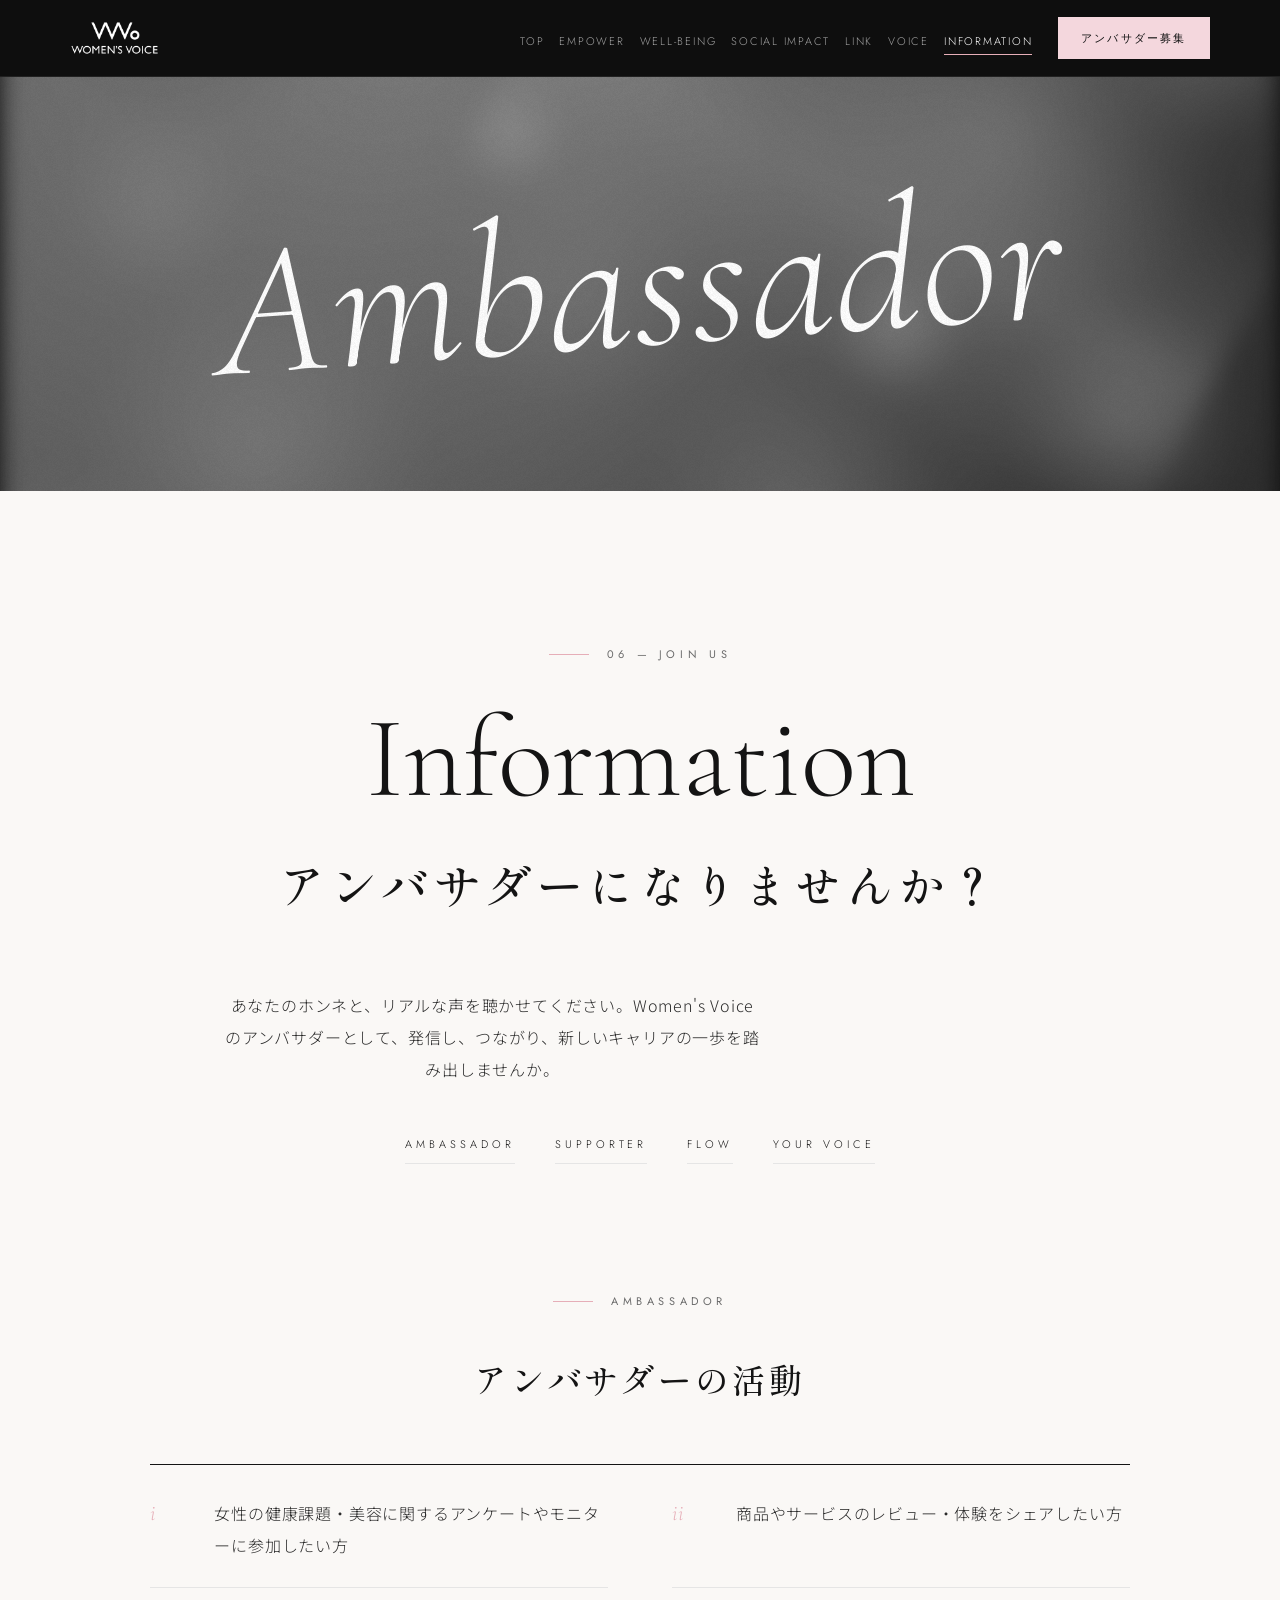
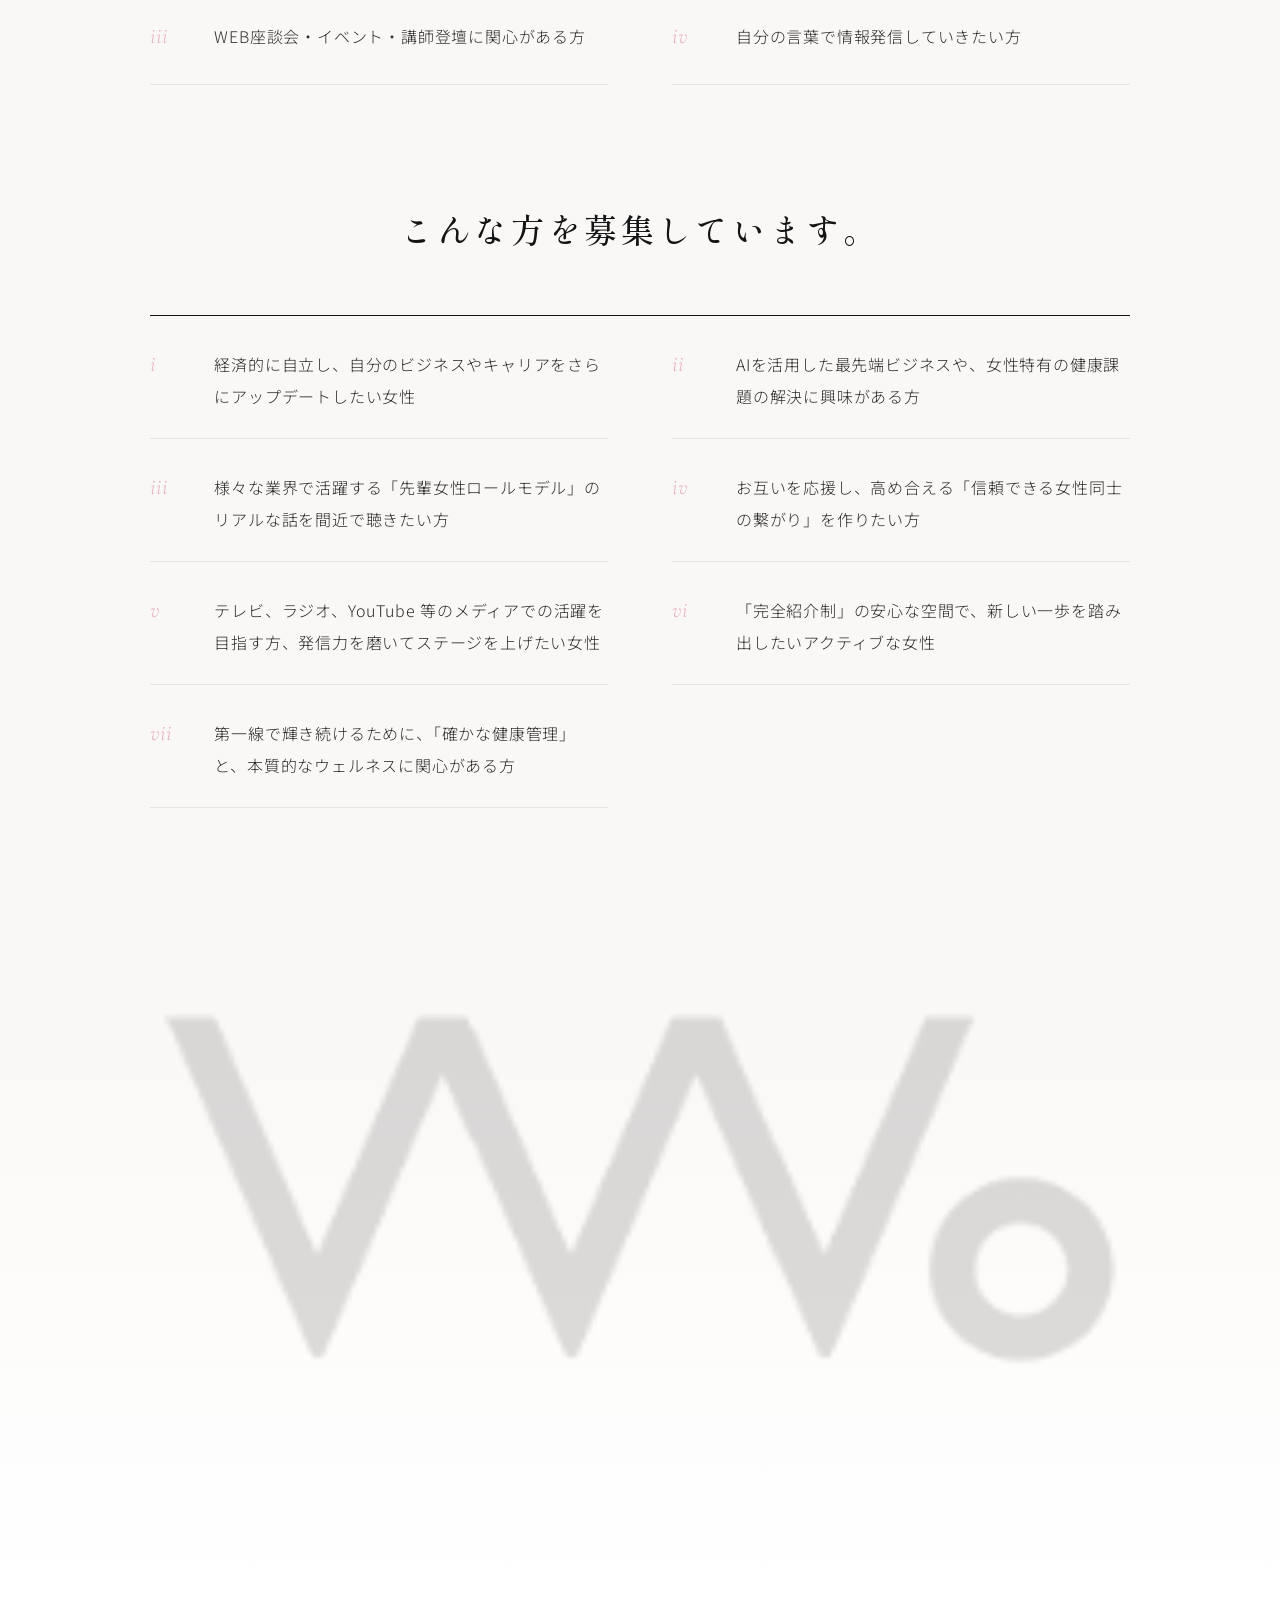
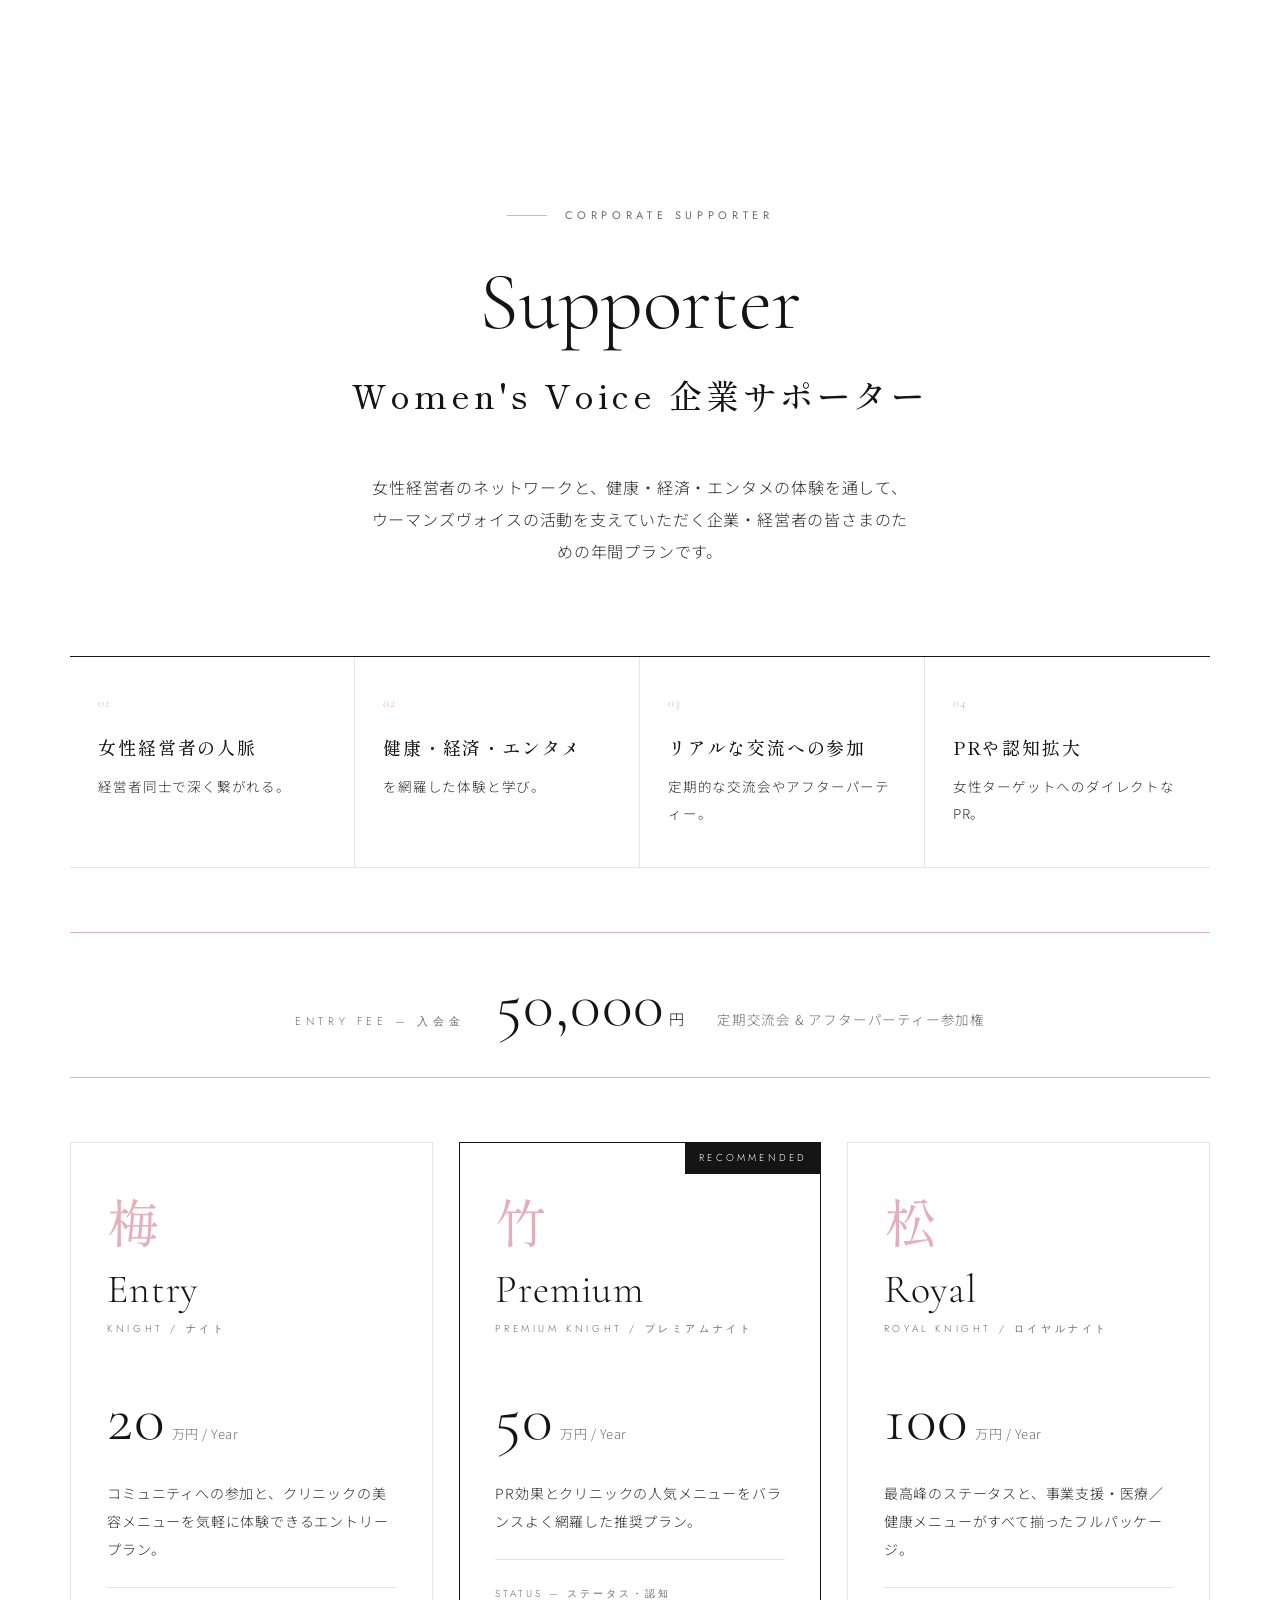
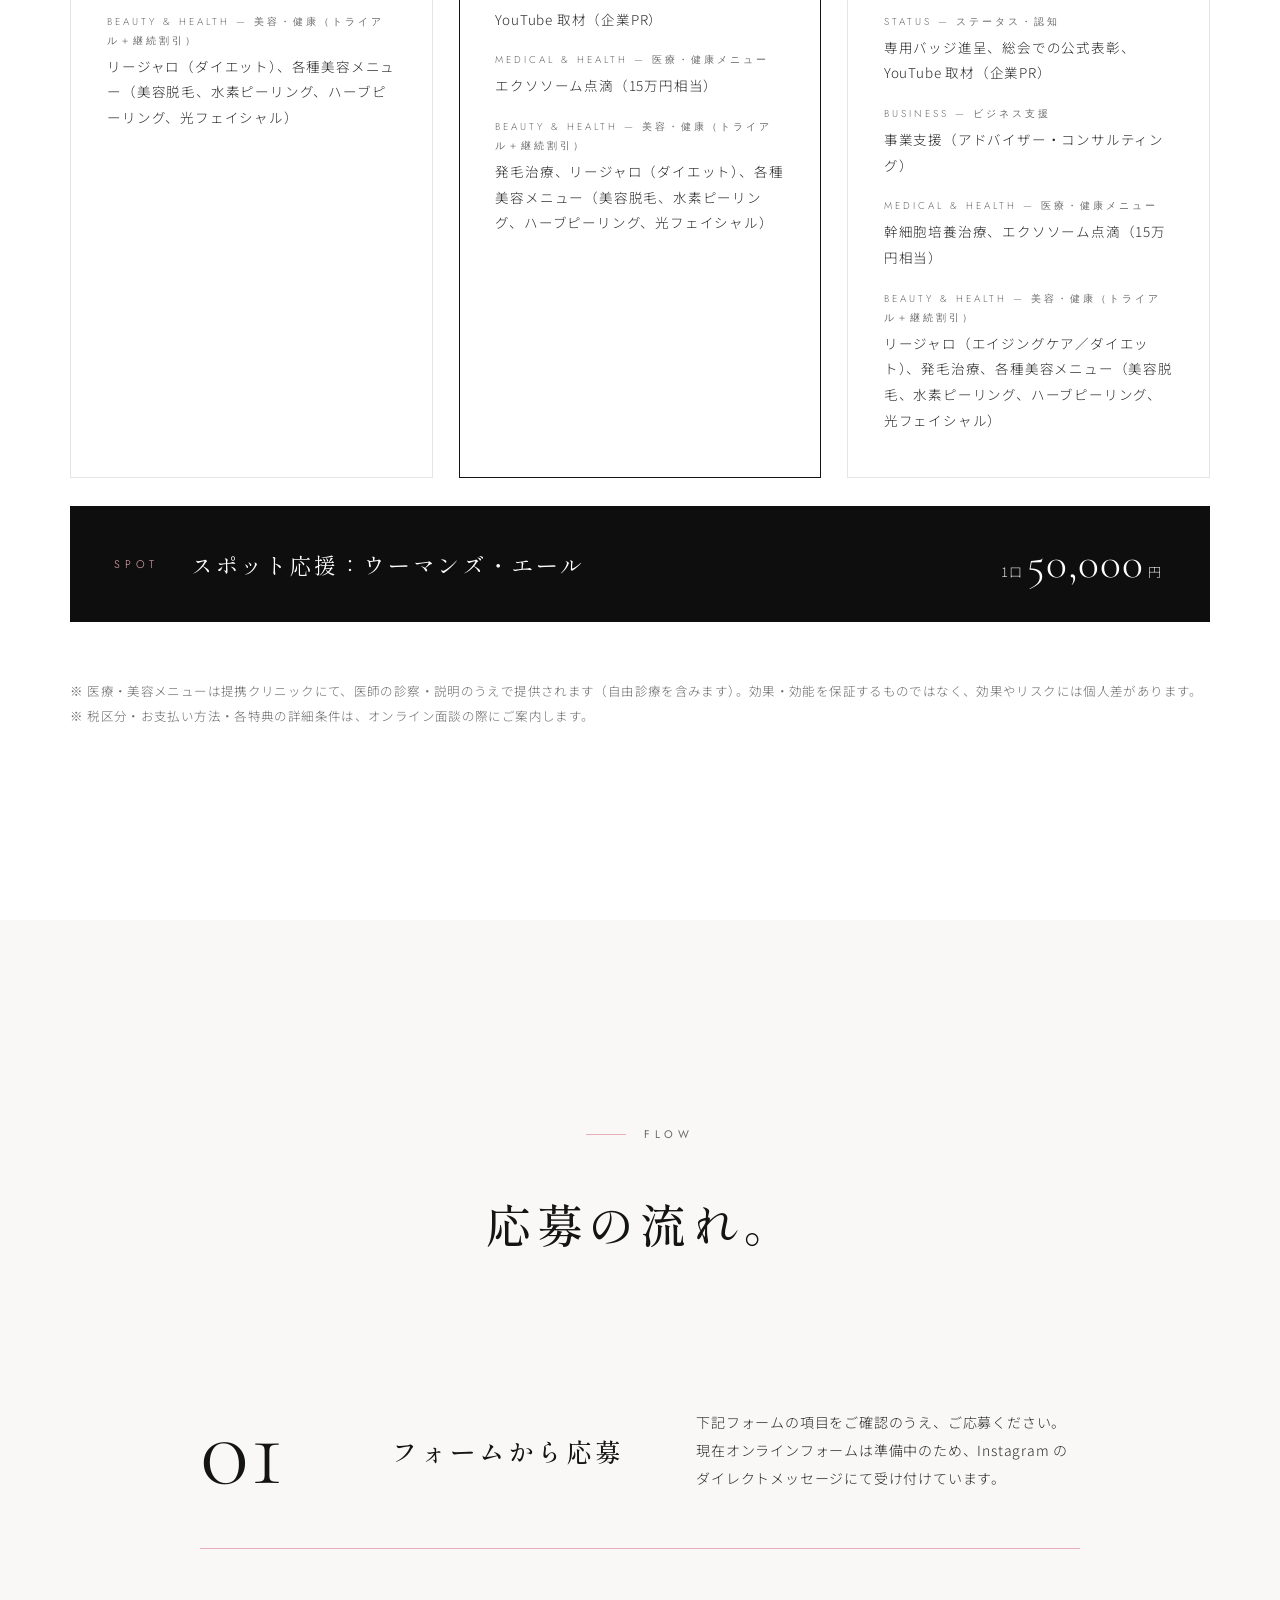
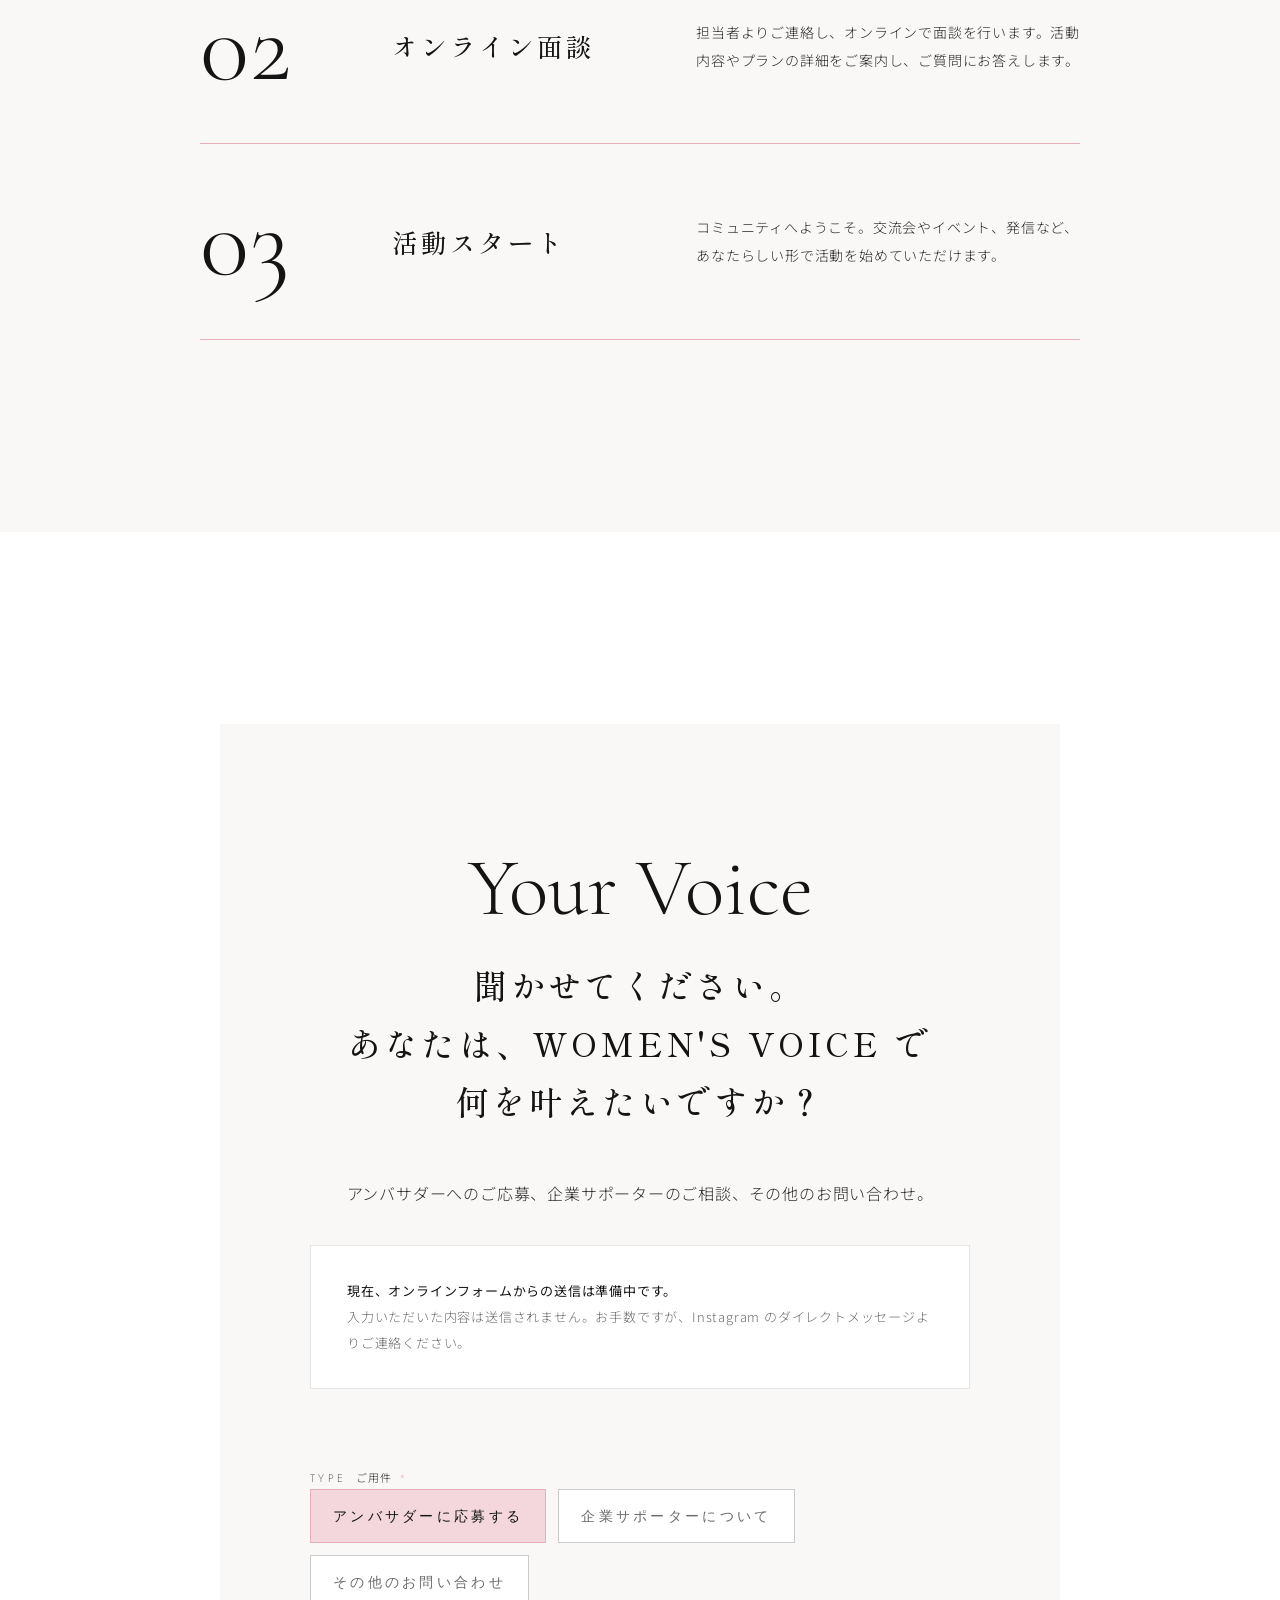
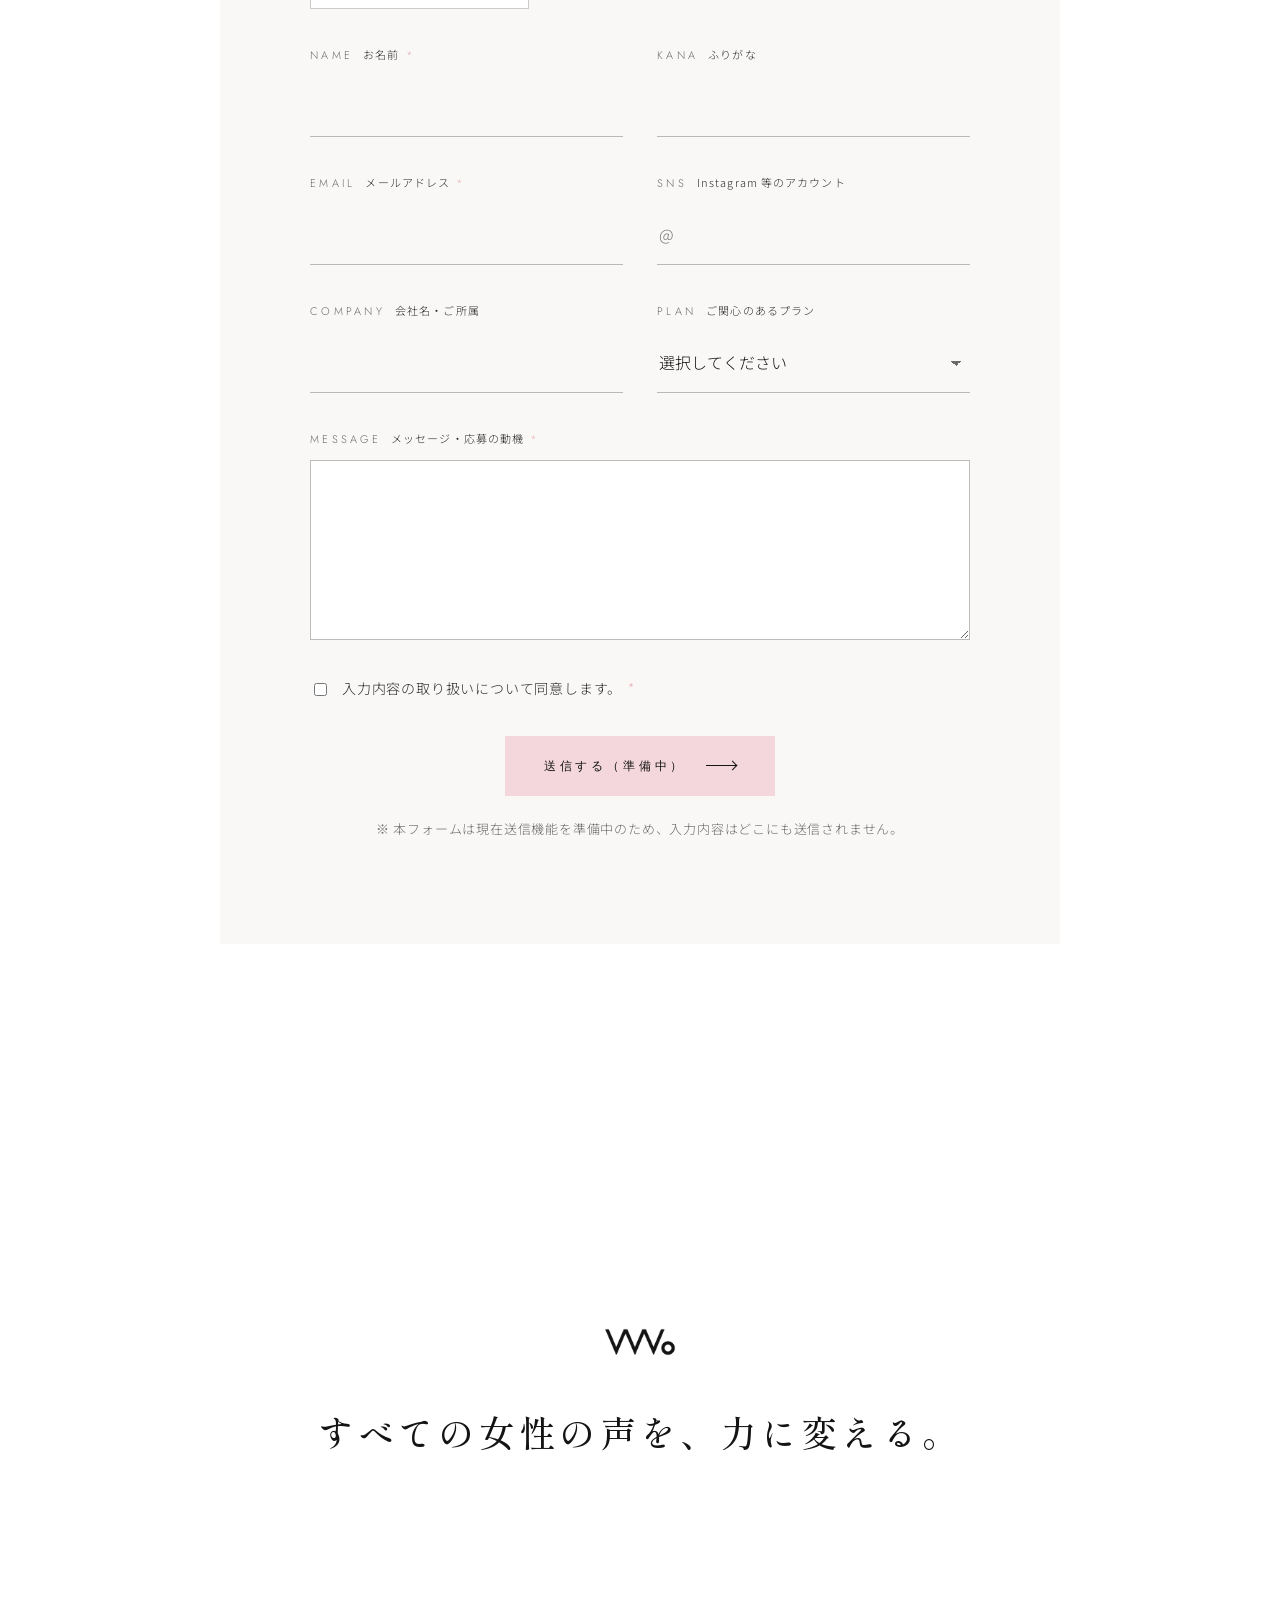
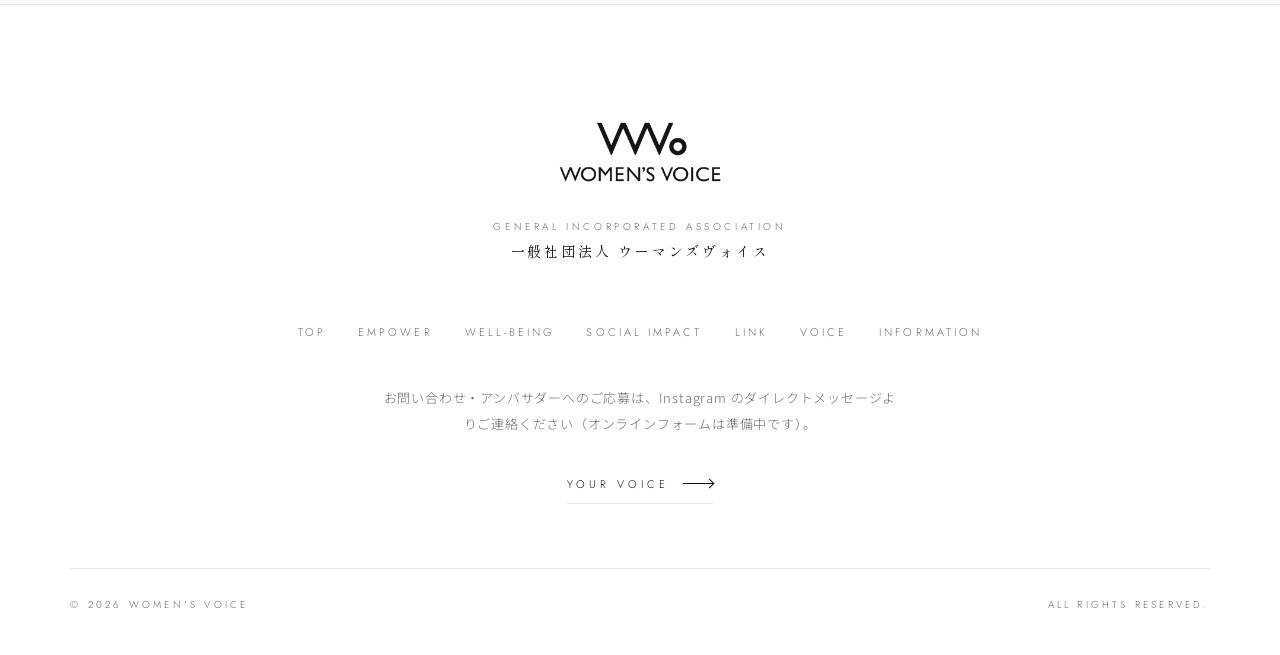
<file: information.html>
<!DOCTYPE html>
<html lang="ja" class="no-js">
<head>
  <meta charset="UTF-8">
  <meta name="viewport" content="width=device-width, initial-scale=1">
  <title>Information — アンバサダー募集・企業サポーター | 一般社団法人 ウーマンズヴォイス</title>
  <meta name="description" content="アンバサダー募集、企業サポーター料金表、応募の流れ、お問い合わせ。一般社団法人ウーマンズヴォイス。">
  <link rel="icon" type="image/png" href="assets/favicon.png">
  <link rel="preconnect" href="https://fonts.googleapis.com">
  <link rel="preconnect" href="https://fonts.gstatic.com" crossorigin>
  <link rel="stylesheet" href="https://fonts.googleapis.com/css2?family=Cormorant+Garamond:ital,wght@0,300;0,400;0,500;1,300;1,400&family=Jost:wght@300;400;500&family=Noto+Sans+JP:wght@300;400&family=Shippori+Mincho:wght@400;500;600&display=swap">
  <link rel="stylesheet" href="styles.css">
  <script src="app.js" defer></script>
</head>
<body>
<a class="skip-link" href="#main">本文へスキップ</a>

<header class="site-header">
  <div class="site-header__inner">
    <a class="site-logo" href="index.html" aria-label="Women's Voice トップページへ"><img src="assets/logo-white.png" alt="WOMEN'S VOICE ウーマンズヴォイス"></a>
    <button class="menu-toggle" type="button" aria-expanded="false" aria-controls="global-nav" aria-label="メニューを開く"><span></span><span></span></button>
    <nav id="global-nav" class="global-nav" aria-label="グローバルナビゲーション">
      <ul>
        <li><a href="index.html">Top</a></li>
        <li><a href="empower.html">Empower</a></li>
        <li><a href="wellbeing.html">Well-being</a></li>
        <li><a href="social.html">Social Impact</a></li>
        <li><a href="link.html">Link</a></li>
        <li><a href="voice.html">Voice</a></li>
        <li><a href="information.html" aria-current="page">Information</a></li>
      </ul>
      <a class="btn btn--pink" href="information.html#recruit">アンバサダー募集</a>
    </nav>
  </div>
</header>

<main id="main">

  <!-- ===== Top visual: 写真帯 + 英字スクリプト ===== -->
  <div class="info-hero" aria-hidden="true">
    <div class="info-hero__bg grain"><img src="assets/scene.png" alt=""></div>
    <div class="info-hero__inner">
      <div class="reveal"><p class="info-hero__script">Ambassador</p></div>
    </div>
  </div>

  <!-- ===== 明るい帯・中央揃え ===== -->
  <section class="info-head" aria-labelledby="page-title">
    <div class="wrap wrap--narrow">
      <p class="eyebrow reveal">06 — Join us</p>
      <h1 id="page-title" class="display reveal" data-delay="1">Information</h1>
      <p class="statement reveal" data-delay="2">アンバサダーになりませんか？</p>
      <p class="measure mt-s reveal" data-delay="3">あなたのホンネと、リアルな声を聴かせてください。Women's Voice のアンバサダーとして、発信し、つながり、新しいキャリアの一歩を踏み出しませんか。</p>
      <nav class="info-nav reveal" data-delay="3" aria-label="ページ内リンク">
        <a class="text-link" href="#recruit">Ambassador</a>
        <a class="text-link" href="#plans">Supporter</a>
        <a class="text-link" href="#flow">Flow</a>
        <a class="text-link" href="#contact">Your Voice</a>
      </nav>
    </div>
  </section>

  <!-- ===== Ambassador recruit ===== -->
  <section id="recruit" class="section section--off section--flush-top" aria-labelledby="recruit-title">
    <div class="wrap wrap--mid center">
      <p class="eyebrow reveal">Ambassador</p>
      <h2 id="recruit-title" class="statement statement--s mt-s reveal" data-delay="1">アンバサダーの活動</h2>
      <ul class="wanted mt-m reveal" data-delay="2">
        <li><span class="wanted__no">i</span><span>女性の健康課題・美容に関するアンケートやモニターに参加したい方</span></li>
        <li><span class="wanted__no">ii</span><span>商品やサービスのレビュー・体験をシェアしたい方</span></li>
        <li><span class="wanted__no">iii</span><span>WEB座談会・イベント・講師登壇に関心がある方</span></li>
        <li><span class="wanted__no">iv</span><span>自分の言葉で情報発信していきたい方</span></li>
      </ul>

      <h2 id="wanted-title" class="statement statement--s mt-l reveal">こんな方を募集しています。</h2>
      <ul class="wanted mt-m reveal" data-delay="1" aria-labelledby="wanted-title">
        <li><span class="wanted__no">i</span><span>経済的に自立し、自分のビジネスやキャリアをさらにアップデートしたい女性</span></li>
        <li><span class="wanted__no">ii</span><span>AIを活用した最先端ビジネスや、女性特有の健康課題の解決に興味がある方</span></li>
        <li><span class="wanted__no">iii</span><span>様々な業界で活躍する「先輩女性ロールモデル」のリアルな話を間近で聴きたい方</span></li>
        <li><span class="wanted__no">iv</span><span>お互いを応援し、高め合える「信頼できる女性同士の繋がり」を作りたい方</span></li>
        <li><span class="wanted__no">v</span><span>テレビ、ラジオ、YouTube 等のメディアでの活躍を目指す方、発信力を磨いてステージを上げたい女性</span></li>
        <li><span class="wanted__no">vi</span><span>「完全紹介制」の安心な空間で、新しい一歩を踏み出したいアクティブな女性</span></li>
        <li><span class="wanted__no">vii</span><span>第一線で輝き続けるために、「確かな健康管理」と、本質的なウェルネスに関心がある方</span></li>
      </ul>
    </div>
  </section>

  <!-- ===== 集合写真 + 大きなマーク ===== -->
  <div class="group-mark">
    <img class="group-mark__mark reveal" src="assets/mark-charcoal.png" alt="" aria-hidden="true">
    <figure class="frame frame--crop grain reveal-img"><img src="uploads/01_group_women.jpg" alt="肩を寄せ合い笑顔を見せる5人の女性（イメージ）" loading="lazy"></figure>
  </div>

  <!-- ===== Plans ===== -->
  <section id="plans" class="section" aria-labelledby="plans-title">
    <div class="wrap center">
      <p class="eyebrow reveal">Corporate Supporter</p>
      <h2 id="plans-title" class="display display--m mt-s reveal" data-delay="1">Supporter</h2>
      <p class="statement statement--s mt-s reveal" data-delay="2">Women's Voice 企業サポーター</p>
      <p class="measure mt-s mb-l reveal" data-delay="3">女性経営者のネットワークと、健康・経済・エンタメの体験を通して、ウーマンズヴォイスの活動を支えていただく企業・経営者の皆さまのための年間プランです。</p>

      <ul class="benefits reveal">
        <li><p class="benefits__no">01</p><h3>女性経営者の人脈</h3><p>経営者同士で深く繋がれる。</p></li>
        <li><p class="benefits__no">02</p><h3>健康・経済・エンタメ</h3><p>を網羅した体験と学び。</p></li>
        <li><p class="benefits__no">03</p><h3>リアルな交流への参加</h3><p>定期的な交流会やアフターパーティー。</p></li>
        <li><p class="benefits__no">04</p><h3>PRや認知拡大</h3><p>女性ターゲットへのダイレクトな PR。</p></li>
      </ul>

      <div class="fee reveal">
        <span class="fee__label">Entry Fee — 入会金</span>
        <span class="fee__price">50,000<small>円</small></span>
        <span class="fee__note">定期交流会 &amp; アフターパーティー参加権</span>
      </div>

      <div class="plans">
        <article class="plan reveal">
          <span class="plan__kanji">梅</span>
          <h3 class="plan__name">Entry</h3>
          <p class="plan__sub">Knight / ナイト</p>
          <p class="plan__price">20<small>万円 / Year</small></p>
          <p class="plan__desc">コミュニティへの参加と、クリニックの美容メニューを気軽に体験できるエントリープラン。</p>
          <dl>
            <div><dt>Beauty &amp; Health — 美容・健康（トライアル＋継続割引）</dt><dd>リージャロ（ダイエット）、各種美容メニュー（美容脱毛、水素ピーリング、ハーブピーリング、光フェイシャル）</dd></div>
          </dl>
        </article>

        <article class="plan plan--featured reveal" data-delay="1">
          <span class="plan__flag">Recommended</span>
          <span class="plan__kanji">竹</span>
          <h3 class="plan__name">Premium</h3>
          <p class="plan__sub">Premium Knight / プレミアムナイト</p>
          <p class="plan__price">50<small>万円 / Year</small></p>
          <p class="plan__desc">PR効果とクリニックの人気メニューをバランスよく網羅した推奨プラン。</p>
          <dl>
            <div><dt>Status — ステータス・認知</dt><dd>YouTube 取材（企業PR）</dd></div>
            <div><dt>Medical &amp; Health — 医療・健康メニュー</dt><dd>エクソソーム点滴（15万円相当）</dd></div>
            <div><dt>Beauty &amp; Health — 美容・健康（トライアル＋継続割引）</dt><dd>発毛治療、リージャロ（ダイエット）、各種美容メニュー（美容脱毛、水素ピーリング、ハーブピーリング、光フェイシャル）</dd></div>
          </dl>
        </article>

        <article class="plan reveal" data-delay="2">
          <span class="plan__kanji">松</span>
          <h3 class="plan__name">Royal</h3>
          <p class="plan__sub">Royal Knight / ロイヤルナイト</p>
          <p class="plan__price">100<small>万円 / Year</small></p>
          <p class="plan__desc">最高峰のステータスと、事業支援・医療／健康メニューがすべて揃ったフルパッケージ。</p>
          <dl>
            <div><dt>Status — ステータス・認知</dt><dd>専用バッジ進呈、総会での公式表彰、YouTube 取材（企業PR）</dd></div>
            <div><dt>Business — ビジネス支援</dt><dd>事業支援（アドバイザー・コンサルティング）</dd></div>
            <div><dt>Medical &amp; Health — 医療・健康メニュー</dt><dd>幹細胞培養治療、エクソソーム点滴（15万円相当）</dd></div>
            <div><dt>Beauty &amp; Health — 美容・健康（トライアル＋継続割引）</dt><dd>リージャロ（エイジングケア／ダイエット）、発毛治療、各種美容メニュー（美容脱毛、水素ピーリング、ハーブピーリング、光フェイシャル）</dd></div>
          </dl>
        </article>
      </div>

      <div class="spot reveal">
        <span class="spot__label">Spot</span>
        <p class="spot__title">スポット応援：ウーマンズ・エール</p>
        <p class="spot__price"><small>1口</small>50,000<small>円</small></p>
      </div>

      <p class="note mt-m reveal" style="text-align: left;">※ 医療・美容メニューは提携クリニックにて、医師の診察・説明のうえで提供されます（自由診療を含みます）。効果・効能を保証するものではなく、効果やリスクには個人差があります。<br>※ 税区分・お支払い方法・各特典の詳細条件は、オンライン面談の際にご案内します。</p>
    </div>
  </section>

  <!-- ===== Flow 01 → 02 → 03 ===== -->
  <section id="flow" class="section section--off" aria-labelledby="flow-title">
    <div class="wrap center">
      <p class="eyebrow reveal">Flow</p>
      <h2 id="flow-title" class="statement mt-s mb-l reveal" data-delay="1">応募の流れ。</h2>
      <ol class="flow">
        <li>
          <span class="flow__no">01</span>
          <h3 class="flow__title">フォームから応募</h3>
          <p>下記フォームの項目をご確認のうえ、ご応募ください。現在オンラインフォームは準備中のため、Instagram のダイレクトメッセージにて受け付けています。</p>
        </li>
        <li>
          <span class="flow__no">02</span>
          <h3 class="flow__title">オンライン面談</h3>
          <p>担当者よりご連絡し、オンラインで面談を行います。活動内容やプランの詳細をご案内し、ご質問にお答えします。</p>
        </li>
        <li>
          <span class="flow__no">03</span>
          <h3 class="flow__title">活動スタート</h3>
          <p>コミュニティへようこそ。交流会やイベント、発信など、あなたらしい形で活動を始めていただけます。</p>
        </li>
      </ol>
    </div>
  </section>

  <!-- ===== Your Voice (form / 未接続) ===== -->
  <section id="contact" class="section" aria-labelledby="contact-title">
    <div class="wrap wrap--narrow">
      <div class="your-voice">
        <div class="your-voice__head">
          <h2 id="contact-title" class="display display--m reveal">Your Voice</h2>
          <p class="statement statement--s reveal" data-delay="1">聞かせてください。<br>あなたは、WOMEN'S VOICE で<br>何を叶えたいですか？</p>
          <p class="mt-s reveal" data-delay="2">アンバサダーへのご応募、企業サポーターのご相談、その他のお問い合わせ。</p>
          <p class="disclaimer reveal" data-delay="3"><strong>現在、オンラインフォームからの送信は準備中です。</strong><br>入力いただいた内容は送信されません。お手数ですが、Instagram のダイレクトメッセージよりご連絡ください。</p>
        </div>

        <form class="form reveal" data-offline-form novalidate>
          <fieldset class="field">
            <legend>Type<span class="jp">ご用件</span><span class="req" aria-hidden="true">*</span></legend>
            <div class="choices">
              <label class="choice"><input type="radio" name="type" value="ambassador" required checked><span>アンバサダーに応募する</span></label>
              <label class="choice"><input type="radio" name="type" value="supporter"><span>企業サポーターについて</span></label>
              <label class="choice"><input type="radio" name="type" value="other"><span>その他のお問い合わせ</span></label>
            </div>
          </fieldset>

          <div class="form__row">
            <div class="field">
              <label for="f-name">Name<span class="jp">お名前</span><span class="req" aria-hidden="true">*</span></label>
              <input id="f-name" name="name" type="text" autocomplete="name" required>
            </div>
            <div class="field">
              <label for="f-kana">Kana<span class="jp">ふりがな</span></label>
              <input id="f-kana" name="kana" type="text">
            </div>
          </div>

          <div class="form__row">
            <div class="field">
              <label for="f-email">Email<span class="jp">メールアドレス</span><span class="req" aria-hidden="true">*</span></label>
              <input id="f-email" name="email" type="email" autocomplete="email" required>
            </div>
            <div class="field">
              <label for="f-sns">SNS<span class="jp">Instagram 等のアカウント</span></label>
              <input id="f-sns" name="sns" type="text" placeholder="@">
            </div>
          </div>

          <div class="form__row">
            <div class="field">
              <label for="f-company">Company<span class="jp">会社名・ご所属</span></label>
              <input id="f-company" name="company" type="text" autocomplete="organization">
            </div>
            <div class="field">
              <label for="f-plan">Plan<span class="jp">ご関心のあるプラン</span></label>
              <select id="f-plan" name="plan">
                <option value="">選択してください</option>
                <option>梅 Entry（20万円 / Year）</option>
                <option>竹 Premium（50万円 / Year）</option>
                <option>松 Royal（100万円 / Year）</option>
                <option>スポット応援（1口 50,000円）</option>
                <option>未定・相談したい</option>
              </select>
            </div>
          </div>

          <div class="field">
            <label for="f-message">Message<span class="jp">メッセージ・応募の動機</span><span class="req" aria-hidden="true">*</span></label>
            <textarea id="f-message" name="message" required></textarea>
          </div>

          <label class="consent"><input type="checkbox" name="consent" required><span>入力内容の取り扱いについて同意します。<span class="req" aria-hidden="true">*</span></span></label>

          <div class="form__notice" role="status" aria-live="polite">
            <strong>送信は完了していません。</strong>
            現在、オンラインフォームからの送信は準備中です。お手数ですが、Instagram のダイレクトメッセージよりご連絡ください。
          </div>

          <div class="form__submit">
            <button class="btn btn--pink" type="submit" disabled>送信する（準備中） <span class="arrow" aria-hidden="true"></span></button>
            <p class="form__status">※ 本フォームは現在送信機能を準備中のため、入力内容はどこにも送信されません。</p>
          </div>
        </form>
      </div>
    </div>
  </section>

  <section class="closing" aria-label="メッセージ">
    <div class="wrap">
      <img class="closing__mark reveal" src="assets/mark-charcoal.png" alt="">
      <p class="statement reveal" data-delay="1">すべての女性の声を、力に変える。</p>
    </div>
  </section>

</main>

<footer class="site-footer">
  <div class="wrap">
    <a class="site-footer__logo" href="index.html" aria-label="Women's Voice トップページへ"><img src="assets/logo-charcoal.png" alt="WOMEN'S VOICE ウーマンズヴォイス"></a>
    <p class="site-footer__org"><small>General Incorporated Association</small>一般社団法人 ウーマンズヴォイス</p>
    <nav class="site-footer__nav" aria-label="フッターナビゲーション">
      <ul>
        <li><a href="index.html">Top</a></li>
        <li><a href="empower.html">Empower</a></li>
        <li><a href="wellbeing.html">Well-being</a></li>
        <li><a href="social.html">Social Impact</a></li>
        <li><a href="link.html">Link</a></li>
        <li><a href="voice.html">Voice</a></li>
        <li><a href="information.html">Information</a></li>
      </ul>
    </nav>
    <div class="site-footer__contact">
      <p>お問い合わせ・アンバサダーへのご応募は、Instagram のダイレクトメッセージよりご連絡ください（オンラインフォームは準備中です）。</p>
      <a class="text-link" href="information.html#contact">Your Voice <span class="arrow" aria-hidden="true"></span></a>
    </div>
    <div class="site-footer__bottom">
      <small>&copy; <span data-year>2026</span> Women's Voice</small>
      <small>All rights reserved.</small>
    </div>
  </div>
</footer>
</body>
</html>
</file>
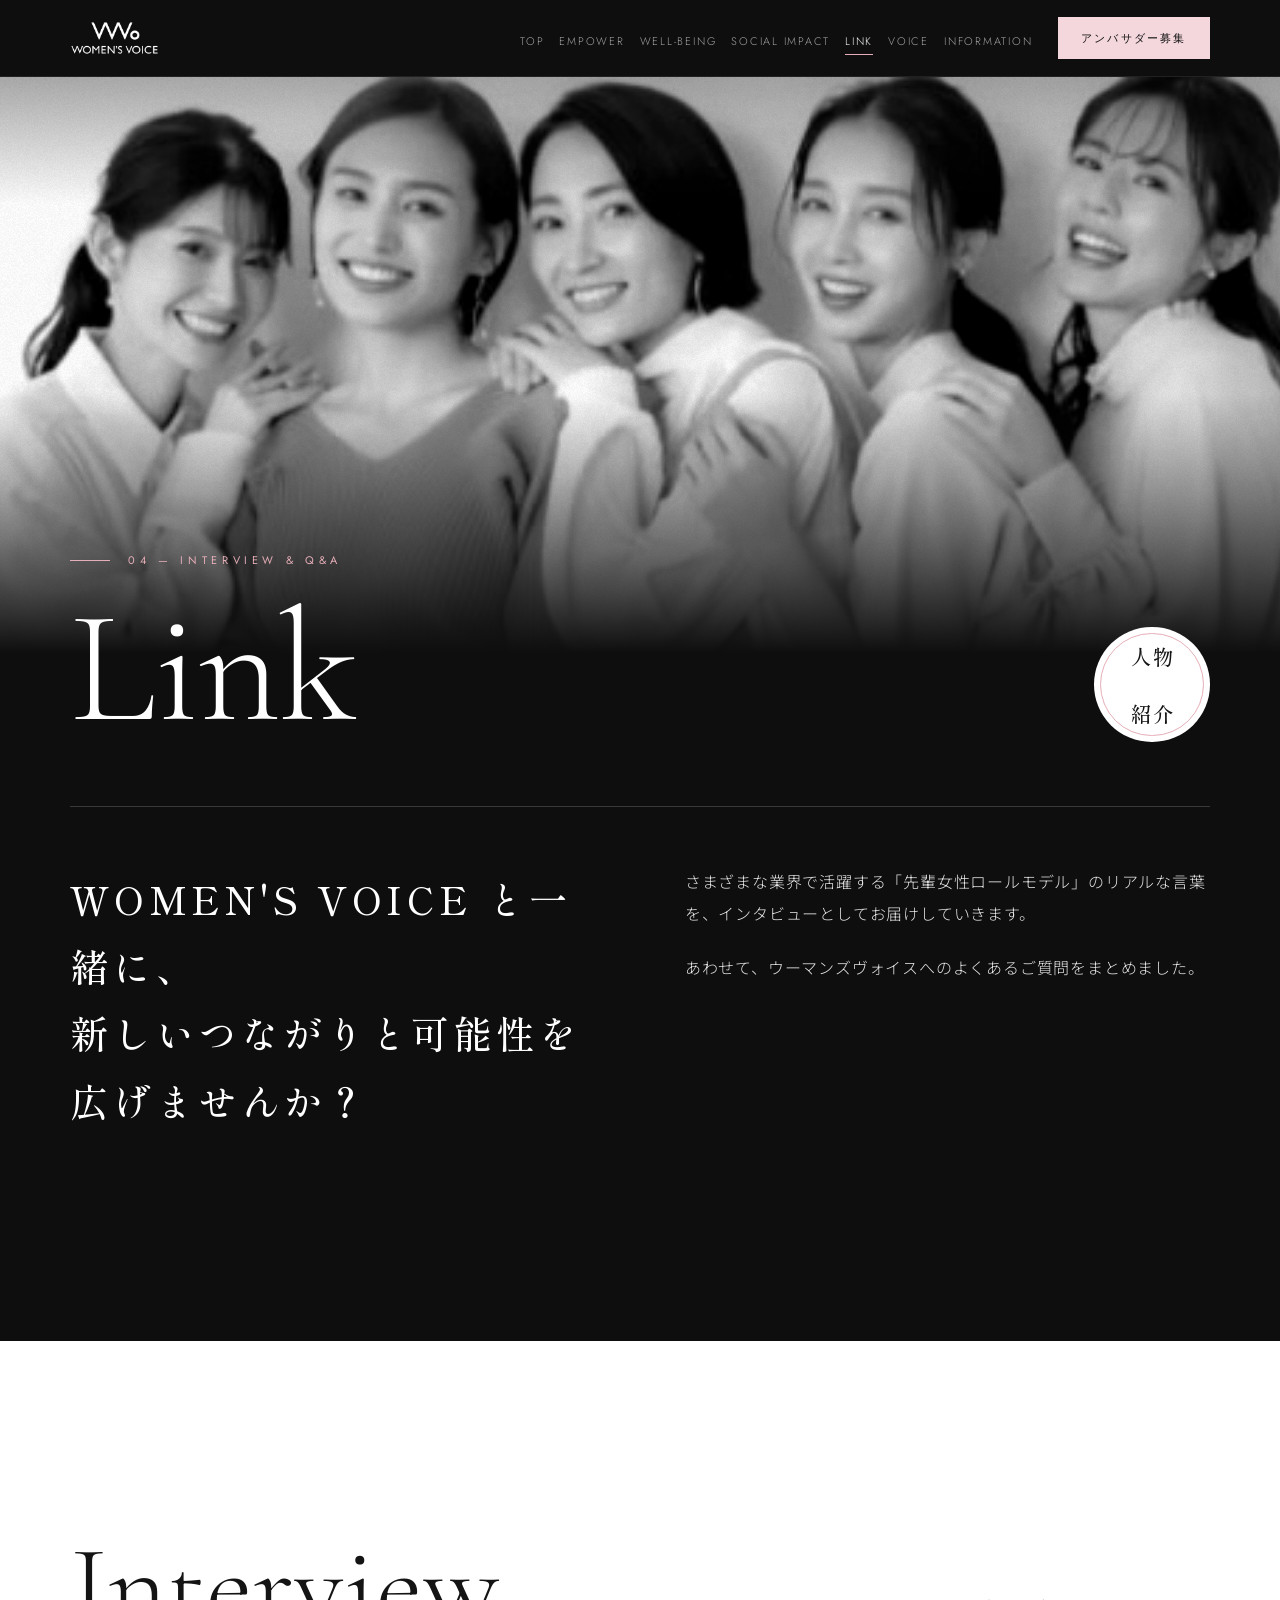
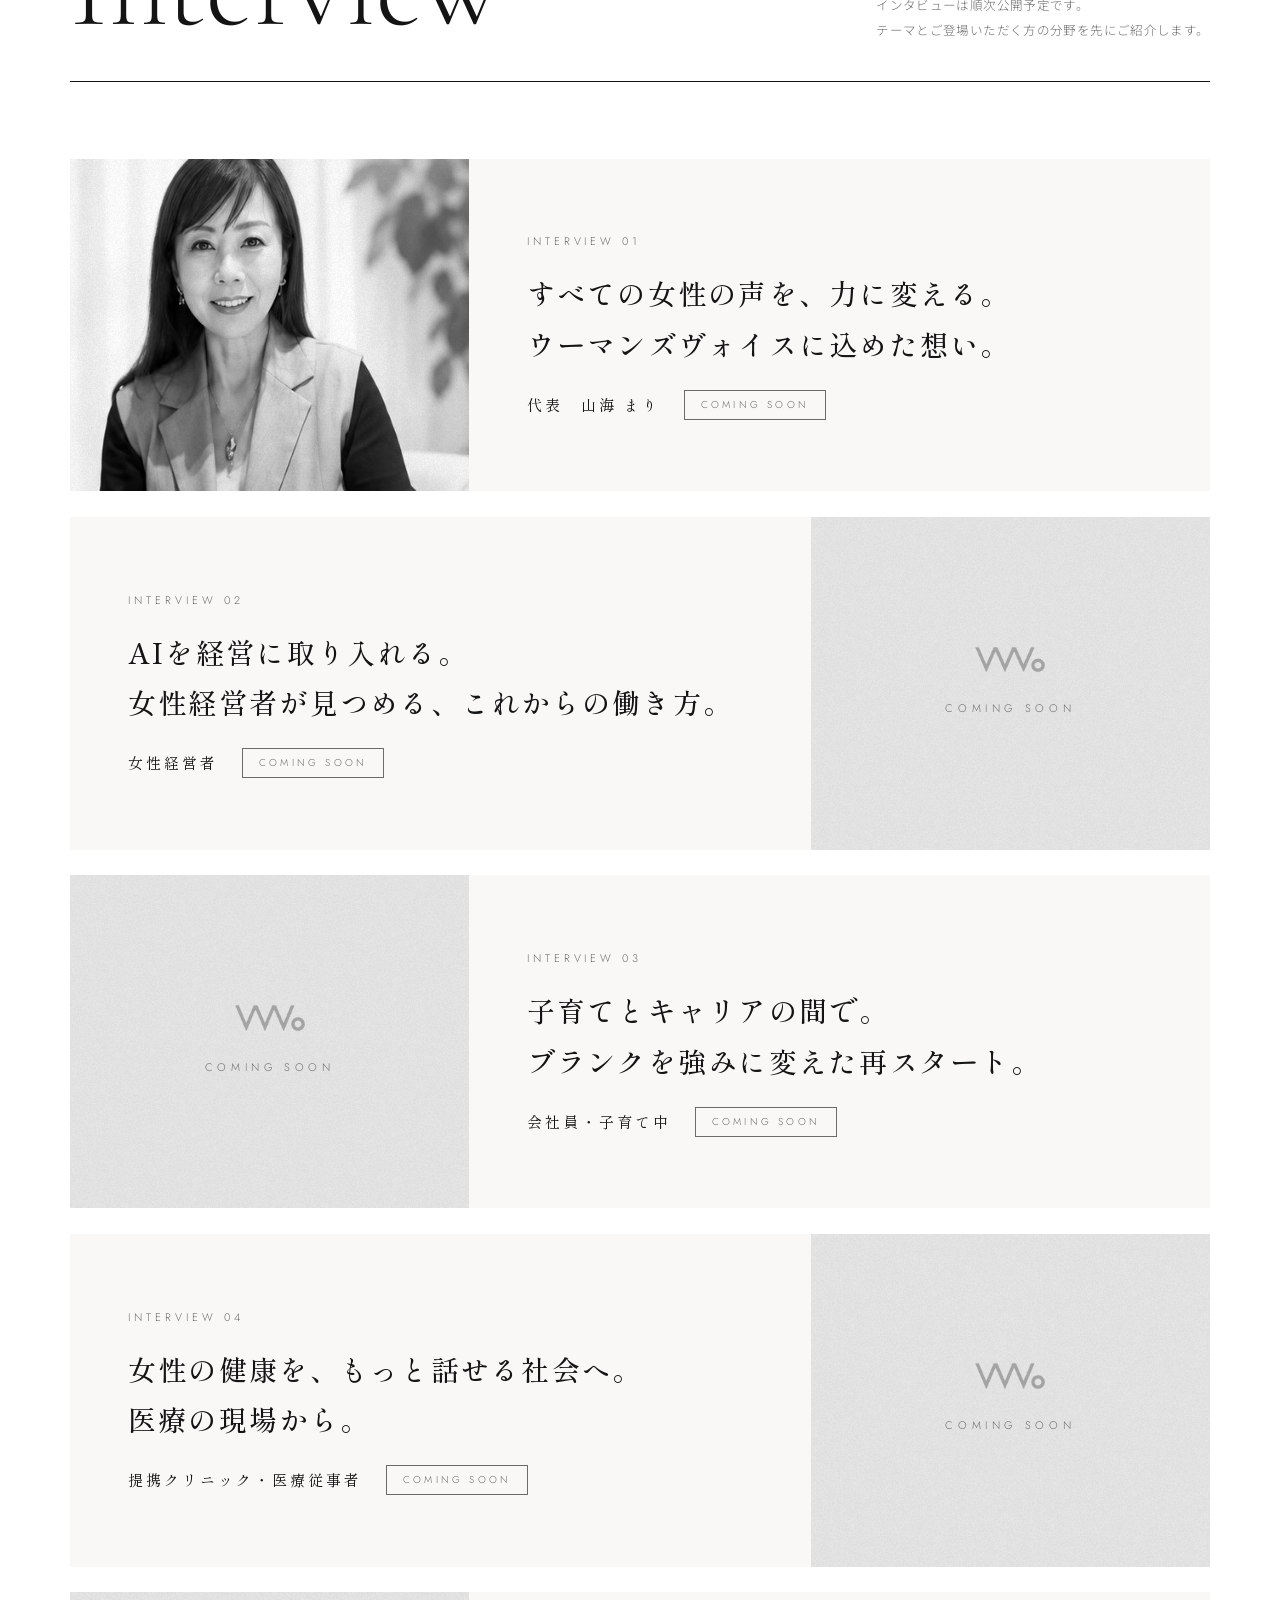
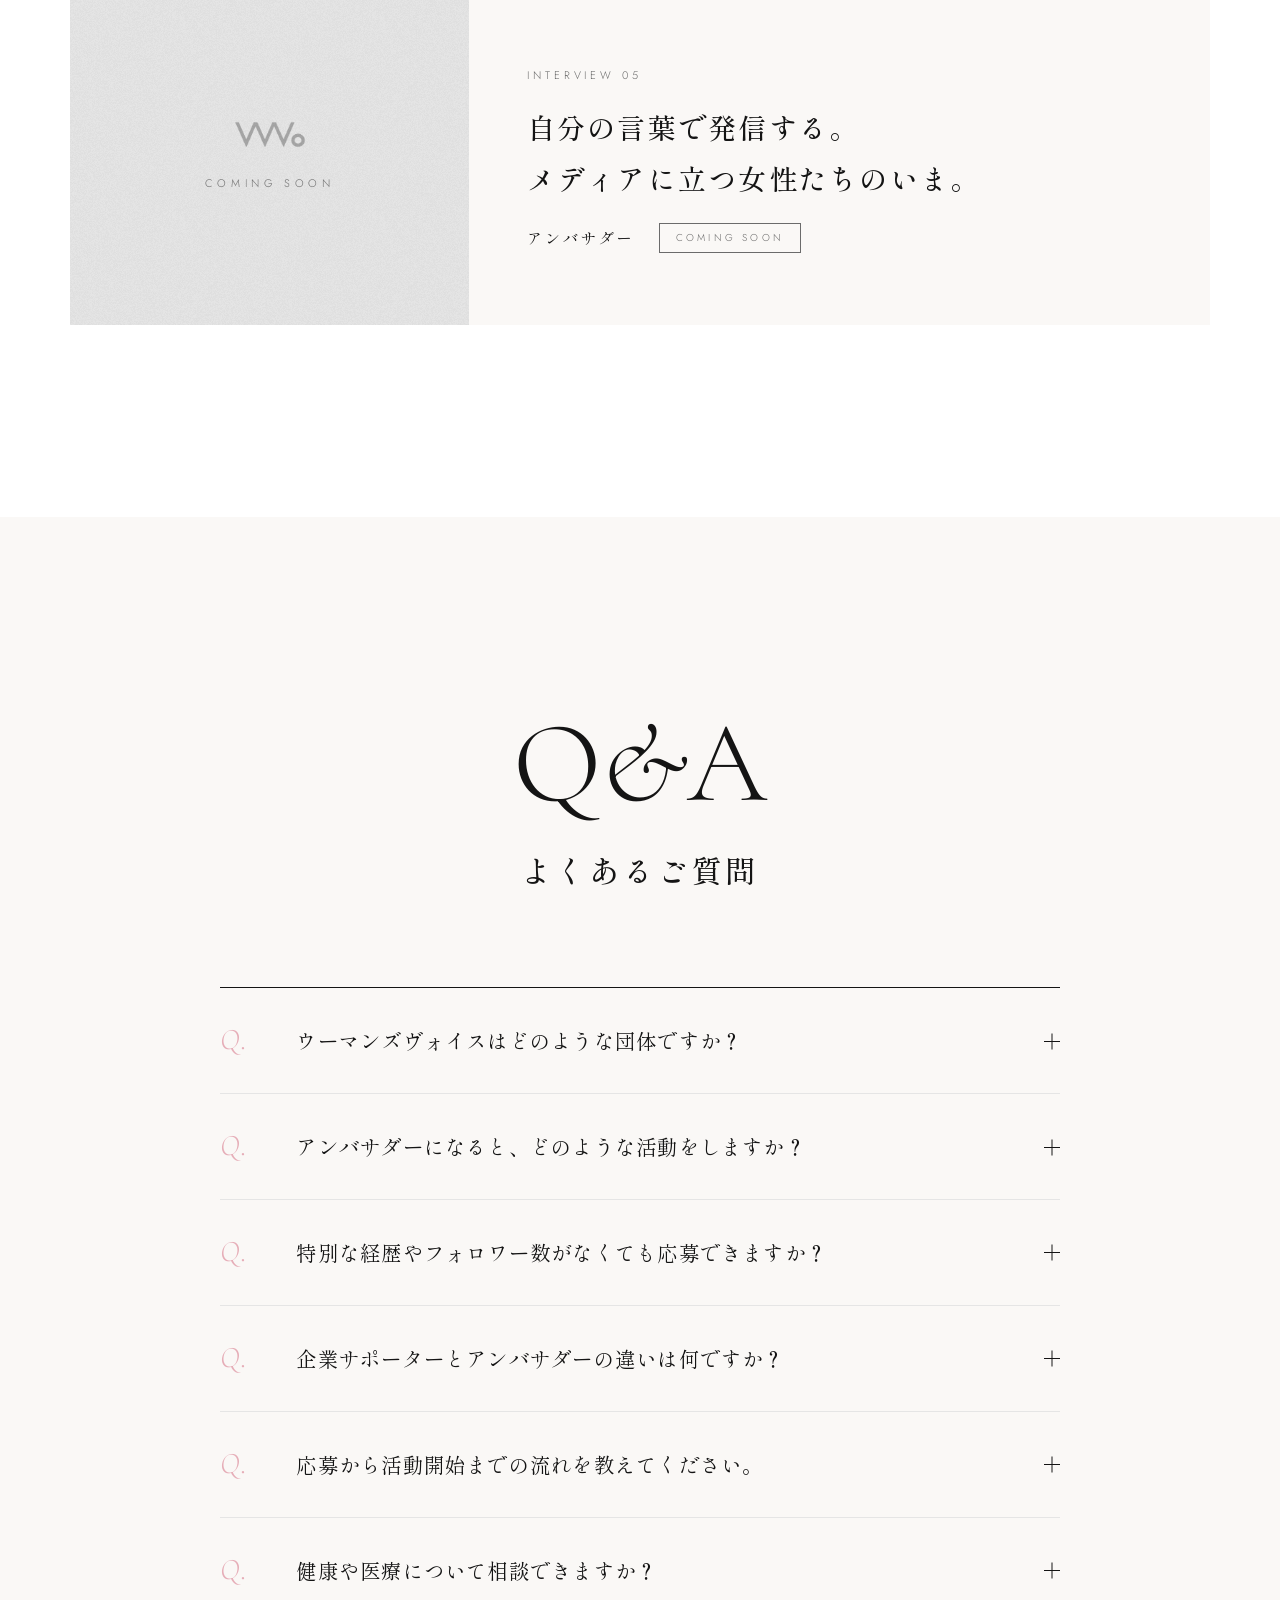
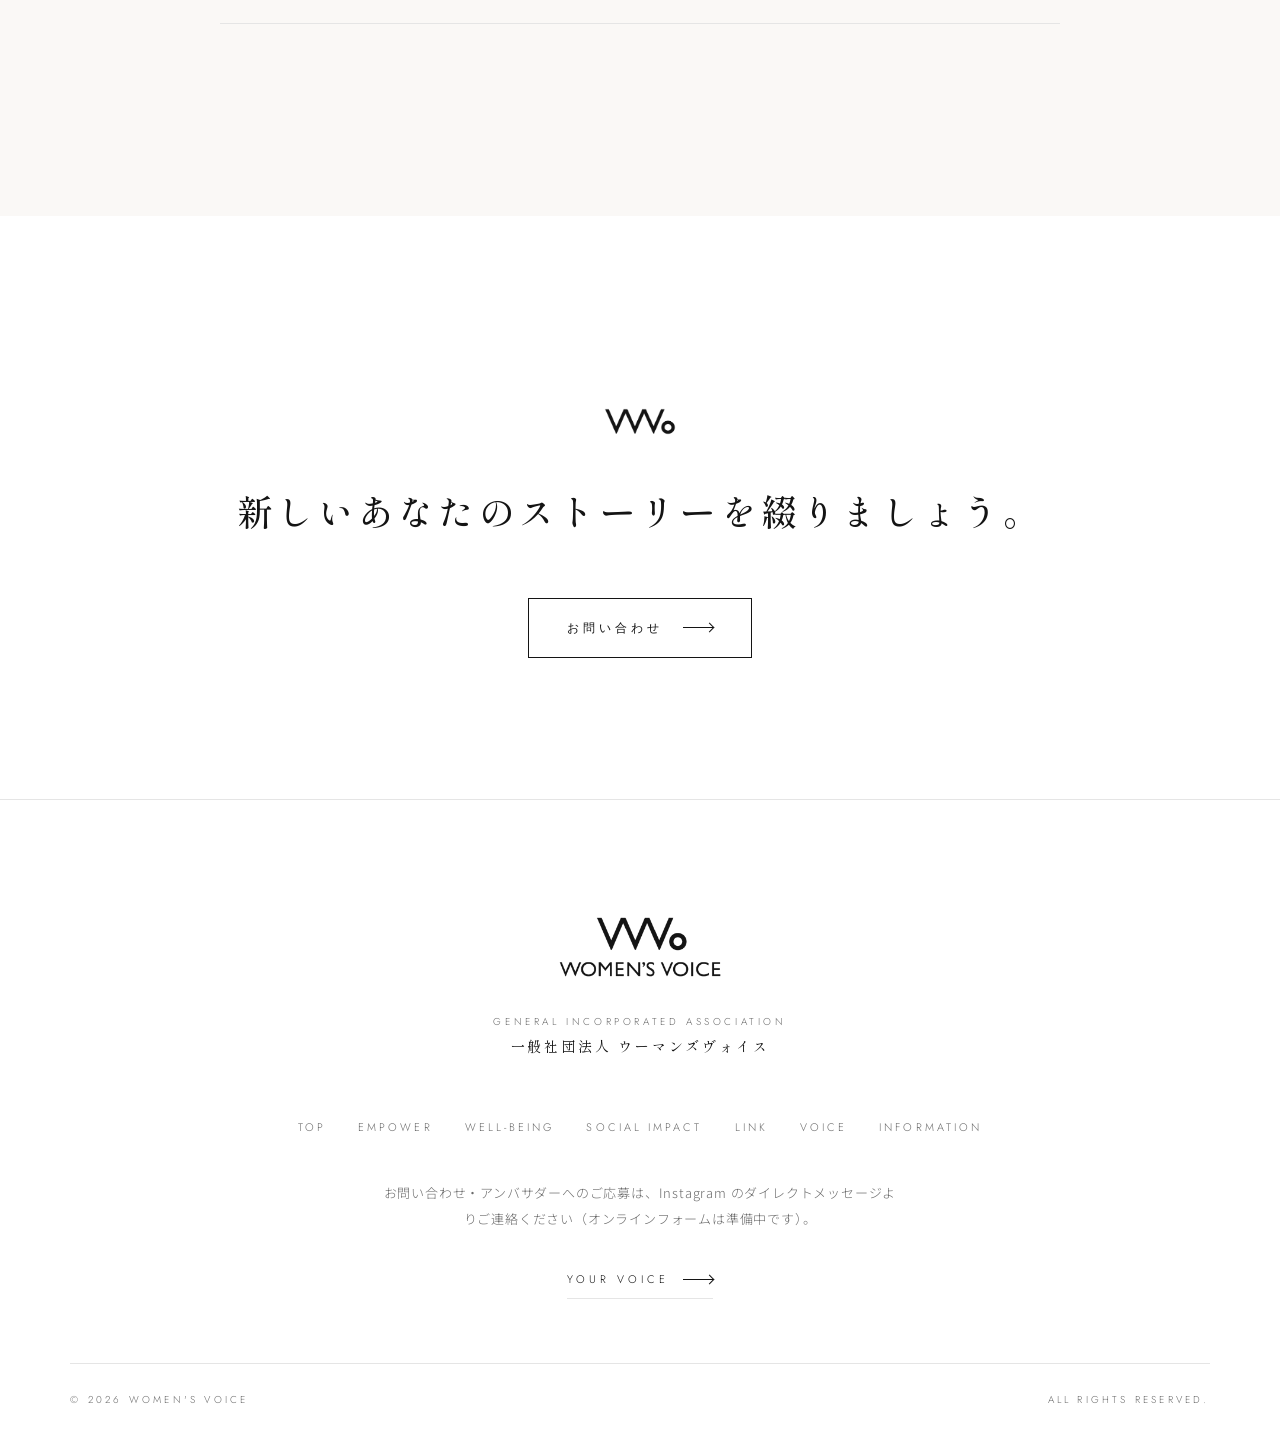
<file: link.html>
<!DOCTYPE html>
<html lang="ja" class="no-js">
<head>
  <meta charset="UTF-8">
  <meta name="viewport" content="width=device-width, initial-scale=1">
  <title>Link | 一般社団法人 ウーマンズヴォイス</title>
  <meta name="description" content="Link — ことばで、つながる。活躍する女性たちのインタビューと、よくあるご質問。">
  <link rel="icon" type="image/png" href="assets/favicon.png">
  <link rel="preconnect" href="https://fonts.googleapis.com">
  <link rel="preconnect" href="https://fonts.gstatic.com" crossorigin>
  <link rel="stylesheet" href="https://fonts.googleapis.com/css2?family=Cormorant+Garamond:ital,wght@0,300;0,400;0,500;1,300;1,400&family=Jost:wght@300;400;500&family=Noto+Sans+JP:wght@300;400&family=Shippori+Mincho:wght@400;500;600&display=swap">
  <link rel="stylesheet" href="styles.css">
  <script src="app.js" defer></script>
</head>
<body>
<a class="skip-link" href="#main">本文へスキップ</a>

<header class="site-header">
  <div class="site-header__inner">
    <a class="site-logo" href="index.html" aria-label="Women's Voice トップページへ"><img src="assets/logo-white.png" alt="WOMEN'S VOICE ウーマンズヴォイス"></a>
    <button class="menu-toggle" type="button" aria-expanded="false" aria-controls="global-nav" aria-label="メニューを開く"><span></span><span></span></button>
    <nav id="global-nav" class="global-nav" aria-label="グローバルナビゲーション">
      <ul>
        <li><a href="index.html">Top</a></li>
        <li><a href="empower.html">Empower</a></li>
        <li><a href="wellbeing.html">Well-being</a></li>
        <li><a href="social.html">Social Impact</a></li>
        <li><a href="link.html" aria-current="page">Link</a></li>
        <li><a href="voice.html">Voice</a></li>
        <li><a href="information.html">Information</a></li>
      </ul>
      <a class="btn btn--pink" href="information.html#recruit">アンバサダー募集</a>
    </nav>
  </div>
</header>

<main id="main">

  <!-- ===== Page hero ===== -->
  <section class="ph is-dark" aria-labelledby="page-title">
    <figure class="ph__photo ph__photo--trim grain">
      <img src="uploads/01_group_women.jpg" alt="肩を寄せ合い笑顔を見せる5人の女性（イメージ）" style="object-position: 50% 0;">
    </figure>
    <div class="ph__band">
      <div class="wrap">
        <div class="ph__head">
          <div>
            <p class="eyebrow reveal">04 — Interview &amp; Q&amp;A</p>
            <h1 id="page-title" class="mega reveal" data-delay="1">Link</h1>
          </div>
          <p class="badge reveal" data-delay="2"><span>人物</span><span>紹介</span></p>
        </div>
        <div class="ph__body">
          <p class="ph__jp reveal">WOMEN'S VOICE と一緒に、<br>新しいつながりと可能性を<br>広げませんか？</p>
          <div class="ph__text reveal" data-delay="1">
            <p>さまざまな業界で活躍する「先輩女性ロールモデル」のリアルな言葉を、インタビューとしてお届けしていきます。</p>
            <p>あわせて、ウーマンズヴォイスへのよくあるご質問をまとめました。</p>
          </div>
        </div>
      </div>
    </div>
  </section>

  <!-- ===== Interview: 横長パネル (左右交互) ===== -->
  <section class="section" aria-labelledby="interview-title">
    <div class="wrap">
      <div class="big-head">
        <h2 id="interview-title" class="display reveal">Interview</h2>
        <p class="note reveal measure" data-delay="1">インタビューは順次公開予定です。<br>テーマとご登場いただく方の分野を先にご紹介します。</p>
      </div>
      <ul class="talks">
        <li class="talk reveal">
          <div class="talk__media"><div class="frame grain"><img src="uploads/00_daihyo_mari_color.jpg" alt="代表 山海まりのポートレート" loading="lazy" style="object-position: 50% 25%;"></div></div>
          <div class="talk__body">
            <span class="talk__no">Interview 01</span>
            <p class="talk__title">すべての女性の声を、力に変える。<br>ウーマンズヴォイスに込めた想い。</p>
            <p class="talk__who">代表　山海 まり <span class="status">Coming Soon</span></p>
          </div>
        </li>
        <li class="talk reveal">
          <div class="talk__media"><div class="placeholder"><div><img class="placeholder__mark" src="assets/mark-charcoal.png" alt=""><span class="placeholder__label">Coming Soon</span></div></div></div>
          <div class="talk__body">
            <span class="talk__no">Interview 02</span>
            <p class="talk__title">AIを経営に取り入れる。<br>女性経営者が見つめる、これからの働き方。</p>
            <p class="talk__who">女性経営者 <span class="status">Coming Soon</span></p>
          </div>
        </li>
        <li class="talk reveal">
          <div class="talk__media"><div class="placeholder"><div><img class="placeholder__mark" src="assets/mark-charcoal.png" alt=""><span class="placeholder__label">Coming Soon</span></div></div></div>
          <div class="talk__body">
            <span class="talk__no">Interview 03</span>
            <p class="talk__title">子育てとキャリアの間で。<br>ブランクを強みに変えた再スタート。</p>
            <p class="talk__who">会社員・子育て中 <span class="status">Coming Soon</span></p>
          </div>
        </li>
        <li class="talk reveal">
          <div class="talk__media"><div class="placeholder"><div><img class="placeholder__mark" src="assets/mark-charcoal.png" alt=""><span class="placeholder__label">Coming Soon</span></div></div></div>
          <div class="talk__body">
            <span class="talk__no">Interview 04</span>
            <p class="talk__title">女性の健康を、もっと話せる社会へ。<br>医療の現場から。</p>
            <p class="talk__who">提携クリニック・医療従事者 <span class="status">Coming Soon</span></p>
          </div>
        </li>
        <li class="talk reveal">
          <div class="talk__media"><div class="placeholder"><div><img class="placeholder__mark" src="assets/mark-charcoal.png" alt=""><span class="placeholder__label">Coming Soon</span></div></div></div>
          <div class="talk__body">
            <span class="talk__no">Interview 05</span>
            <p class="talk__title">自分の言葉で発信する。<br>メディアに立つ女性たちのいま。</p>
            <p class="talk__who">アンバサダー <span class="status">Coming Soon</span></p>
          </div>
        </li>
      </ul>
    </div>
  </section>

  <!-- ===== Q&A ===== -->
  <section class="section section--off" aria-labelledby="qa-title">
    <div class="wrap wrap--narrow">
      <div class="center mb-l">
        <h2 id="qa-title" class="display reveal">Q<em>&amp;</em>A</h2>
        <p class="heading mt-s reveal" data-delay="1">よくあるご質問</p>
      </div>
      <div class="qa reveal">
        <details>
          <summary><span class="q">Q.</span><span>ウーマンズヴォイスはどのような団体ですか？</span><span class="pm" aria-hidden="true"></span></summary>
          <div class="qa__a"><span class="a">A.</span><p>女性同士がつながり、学び、自分らしい生き方や働き方のヒントを共有するコミュニティを運営する一般社団法人です。健康課題の解決、AIを取り入れたビジネス、新しいチャレンジの応援などに取り組んでいます。</p></div>
        </details>
        <details>
          <summary><span class="q">Q.</span><span>アンバサダーになると、どのような活動をしますか？</span><span class="pm" aria-hidden="true"></span></summary>
          <div class="qa__a"><span class="a">A.</span><p>女性の健康課題・美容に関するアンケートやモニターへの参加、商品やサービスの体験のシェア、WEB座談会・イベントへの登壇、ご自身の言葉での情報発信などを想定しています。詳しくはオンライン面談でご案内します。</p></div>
        </details>
        <details>
          <summary><span class="q">Q.</span><span>特別な経歴やフォロワー数がなくても応募できますか？</span><span class="pm" aria-hidden="true"></span></summary>
          <div class="qa__a"><span class="a">A.</span><p>はい。大切にしているのは、あなた自身のホンネとリアルな声です。これまでのご経験を、ぜひお聞かせください。</p></div>
        </details>
        <details>
          <summary><span class="q">Q.</span><span>企業サポーターとアンバサダーの違いは何ですか？</span><span class="pm" aria-hidden="true"></span></summary>
          <div class="qa__a"><span class="a">A.</span><p>アンバサダーは、ご自身の声で発信・参加していただく個人の方を対象としています。企業サポーターは、年間プランを通じて活動を支えていただく企業・経営者の方向けの制度です。料金表は <a class="text-link" href="information.html#plans">Information</a> をご覧ください。</p></div>
        </details>
        <details>
          <summary><span class="q">Q.</span><span>応募から活動開始までの流れを教えてください。</span><span class="pm" aria-hidden="true"></span></summary>
          <div class="qa__a"><span class="a">A.</span><p>フォームからのご応募、オンライン面談を経て、活動スタートとなります。現在オンラインフォームは準備中のため、Instagram のダイレクトメッセージよりご連絡ください。</p></div>
        </details>
        <details>
          <summary><span class="q">Q.</span><span>健康や医療について相談できますか？</span><span class="pm" aria-hidden="true"></span></summary>
          <div class="qa__a"><span class="a">A.</span><p>当団体では、健康に関する一般的な情報提供や、提携クリニックのご紹介を行っています。診断や治療に関するご相談は、医療機関にて医師にご相談ください。</p></div>
        </details>
      </div>
    </div>
  </section>

  <section class="closing" aria-label="メッセージ">
    <div class="wrap">
      <img class="closing__mark reveal" src="assets/mark-charcoal.png" alt="">
      <p class="statement reveal" data-delay="1">新しいあなたのストーリーを綴りましょう。</p>
      <div class="btn-row reveal" data-delay="2">
        <a class="btn" href="information.html#contact">お問い合わせ <span class="arrow" aria-hidden="true"></span></a>
      </div>
    </div>
  </section>

</main>

<footer class="site-footer">
  <div class="wrap">
    <a class="site-footer__logo" href="index.html" aria-label="Women's Voice トップページへ"><img src="assets/logo-charcoal.png" alt="WOMEN'S VOICE ウーマンズヴォイス"></a>
    <p class="site-footer__org"><small>General Incorporated Association</small>一般社団法人 ウーマンズヴォイス</p>
    <nav class="site-footer__nav" aria-label="フッターナビゲーション">
      <ul>
        <li><a href="index.html">Top</a></li>
        <li><a href="empower.html">Empower</a></li>
        <li><a href="wellbeing.html">Well-being</a></li>
        <li><a href="social.html">Social Impact</a></li>
        <li><a href="link.html">Link</a></li>
        <li><a href="voice.html">Voice</a></li>
        <li><a href="information.html">Information</a></li>
      </ul>
    </nav>
    <div class="site-footer__contact">
      <p>お問い合わせ・アンバサダーへのご応募は、Instagram のダイレクトメッセージよりご連絡ください（オンラインフォームは準備中です）。</p>
      <a class="text-link" href="information.html#contact">Your Voice <span class="arrow" aria-hidden="true"></span></a>
    </div>
    <div class="site-footer__bottom">
      <small>&copy; <span data-year>2026</span> Women's Voice</small>
      <small>All rights reserved.</small>
    </div>
  </div>
</footer>
</body>
</html>
</file>
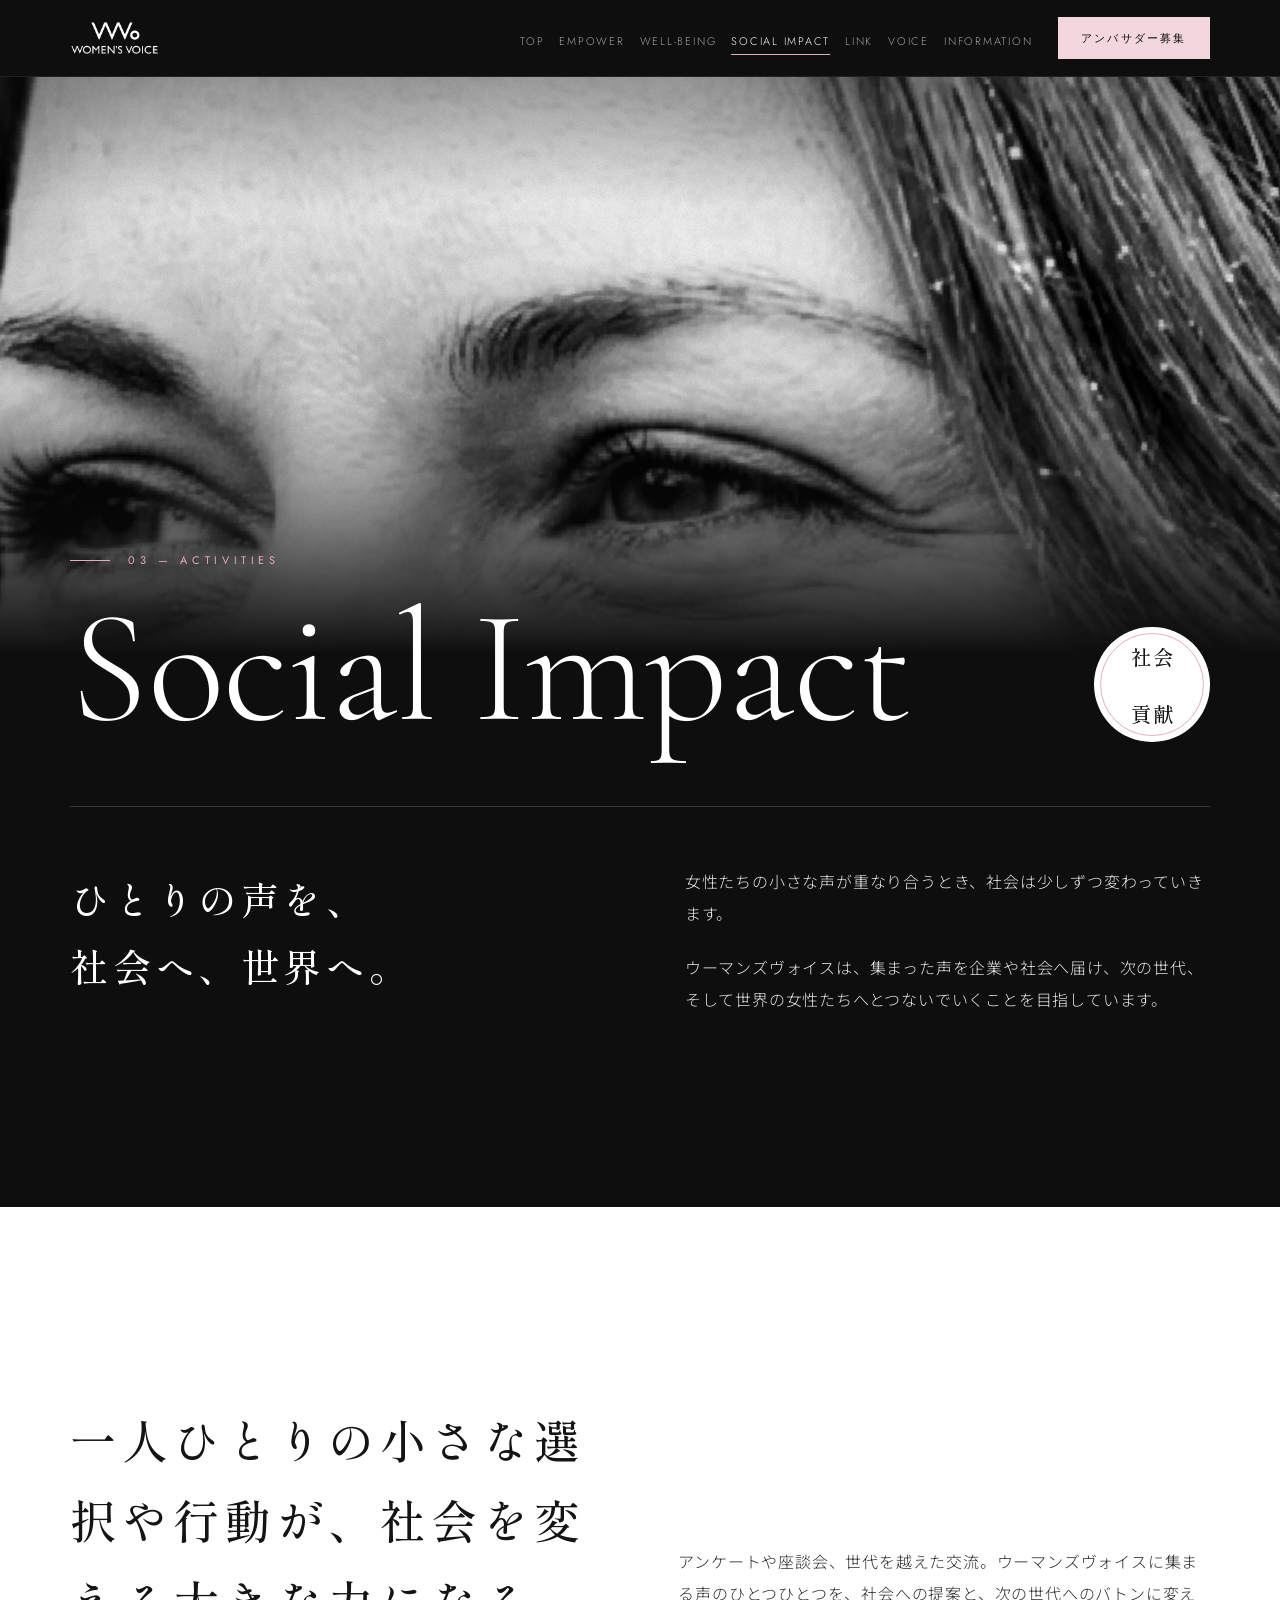
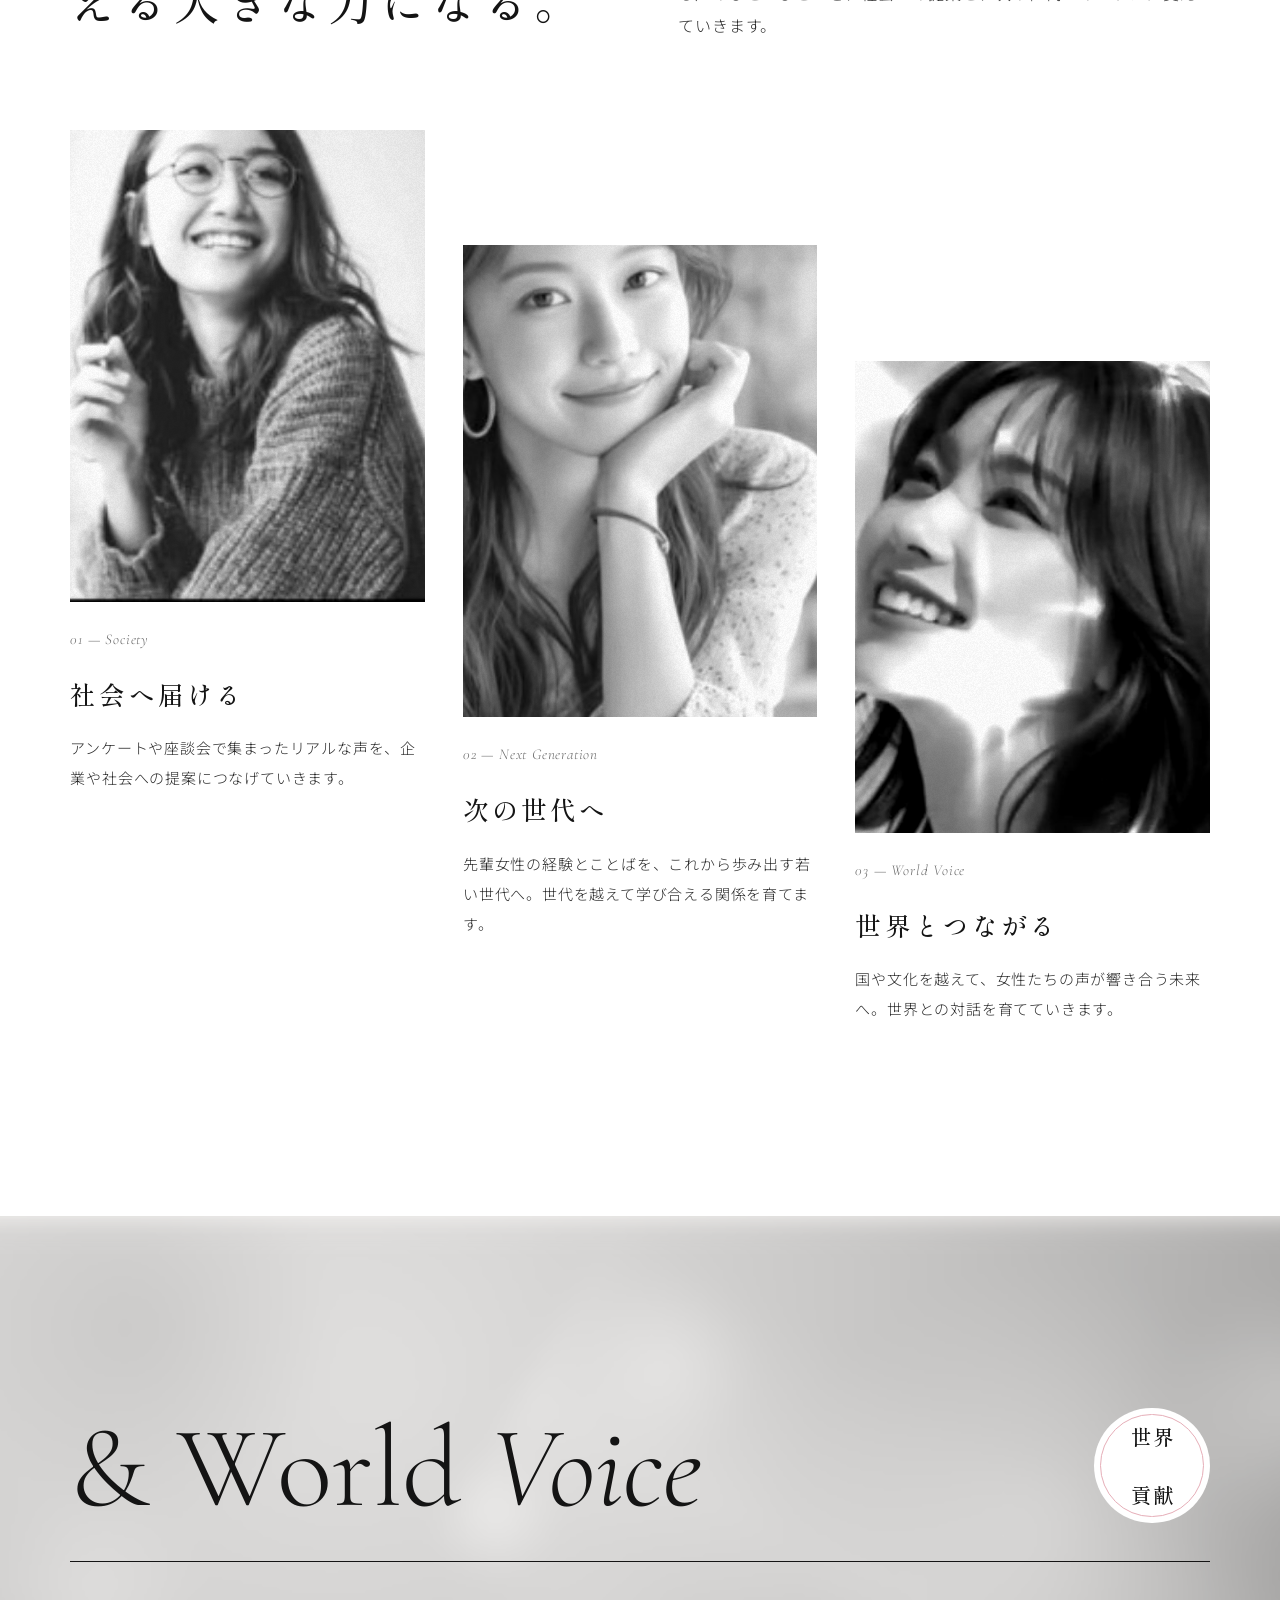
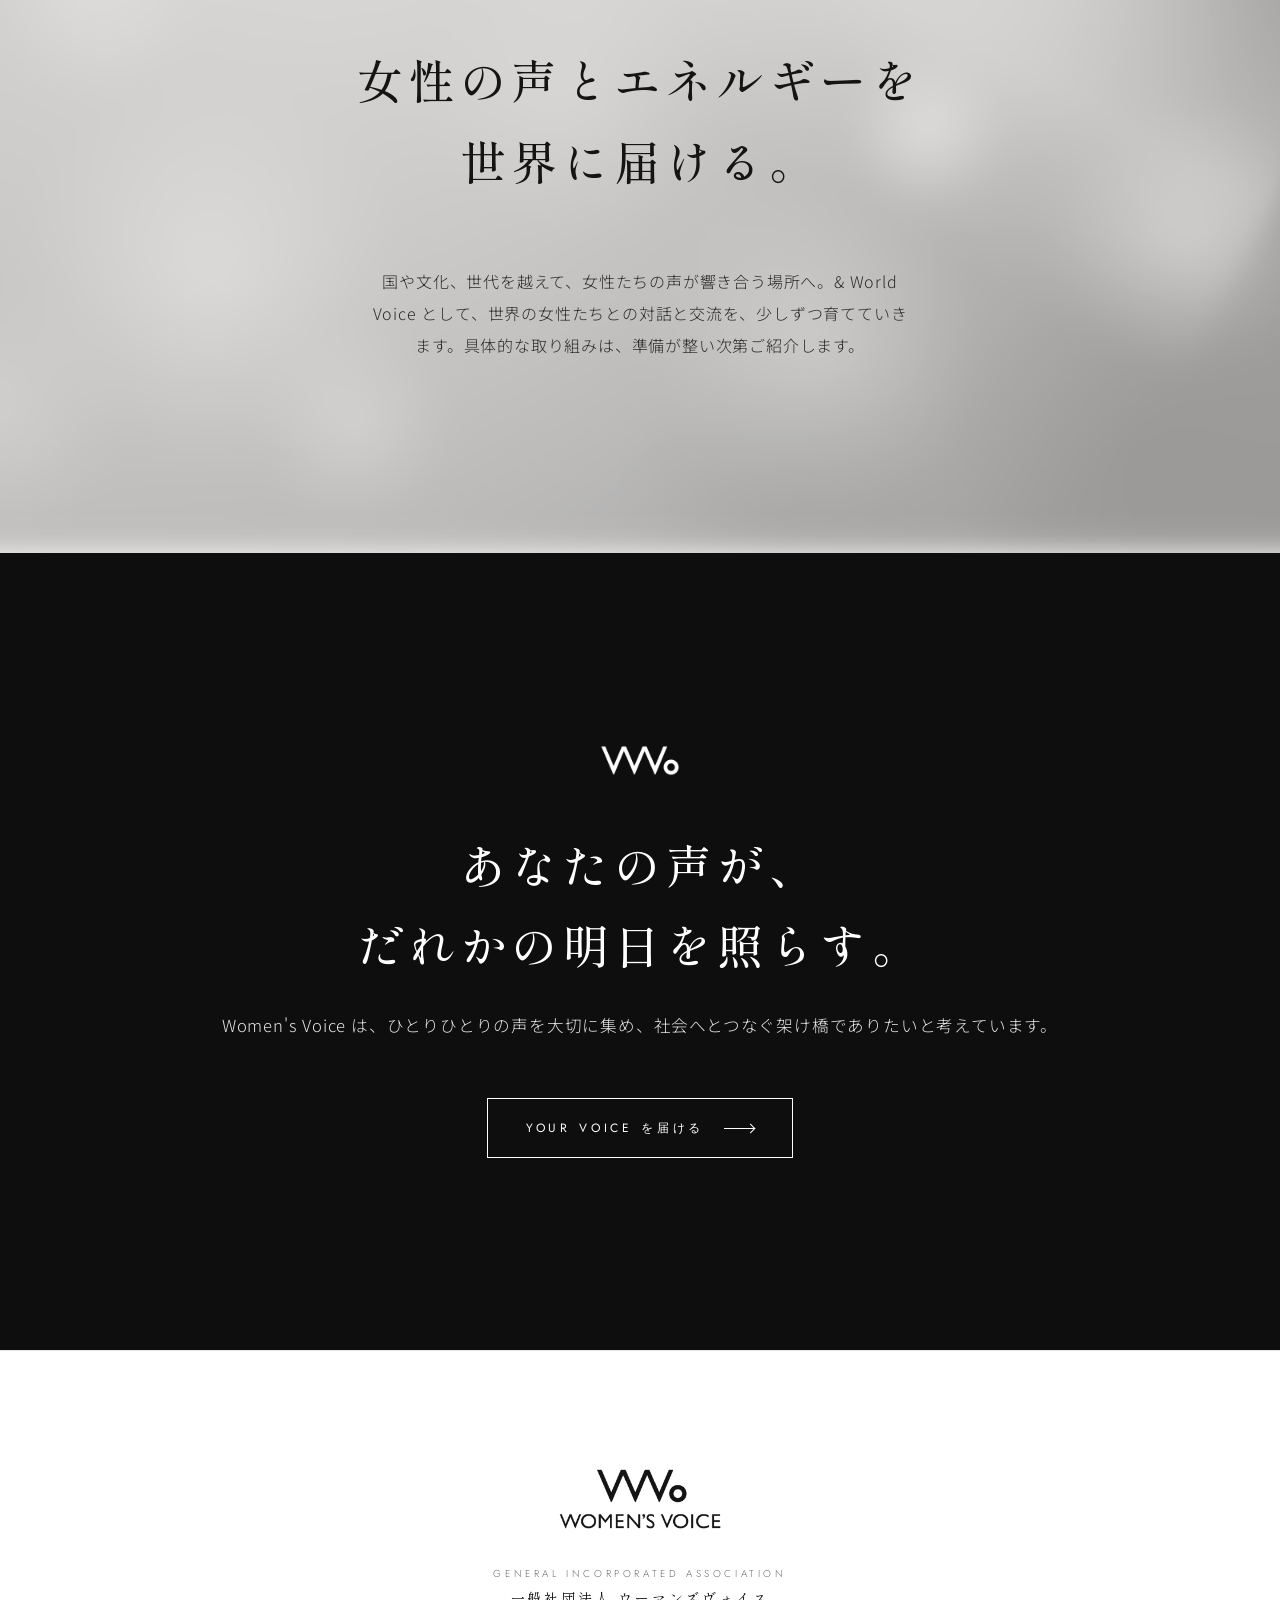
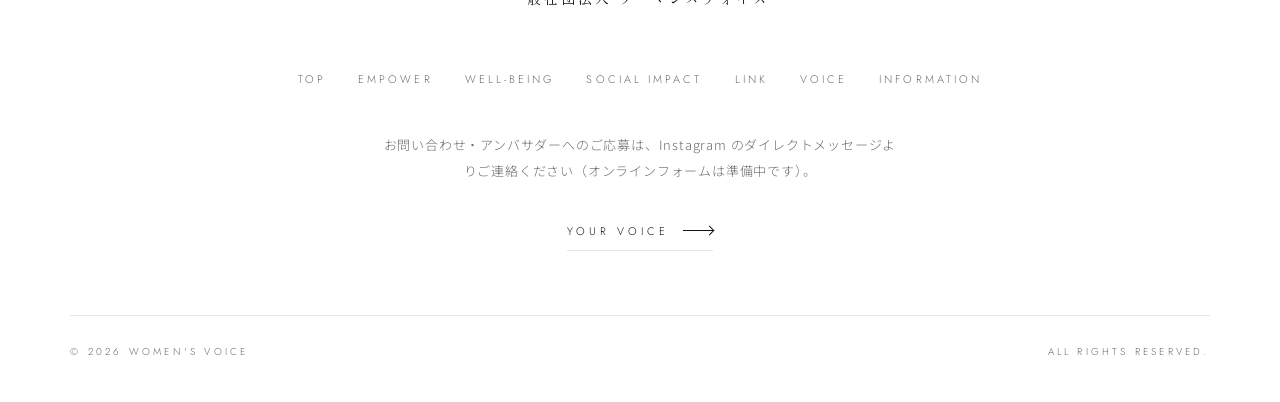
<file: social.html>
<!DOCTYPE html>
<html lang="ja" class="no-js">
<head>
  <meta charset="UTF-8">
  <meta name="viewport" content="width=device-width, initial-scale=1">
  <title>Social Impact | 一般社団法人 ウーマンズヴォイス</title>
  <meta name="description" content="Social Impact & World Voice — ひとりの声を、社会へ、世界へ。">
  <link rel="icon" type="image/png" href="assets/favicon.png">
  <link rel="preconnect" href="https://fonts.googleapis.com">
  <link rel="preconnect" href="https://fonts.gstatic.com" crossorigin>
  <link rel="stylesheet" href="https://fonts.googleapis.com/css2?family=Cormorant+Garamond:ital,wght@0,300;0,400;0,500;1,300;1,400&family=Jost:wght@300;400;500&family=Noto+Sans+JP:wght@300;400&family=Shippori+Mincho:wght@400;500;600&display=swap">
  <link rel="stylesheet" href="styles.css">
  <script src="app.js" defer></script>
</head>
<body>
<a class="skip-link" href="#main">本文へスキップ</a>

<header class="site-header">
  <div class="site-header__inner">
    <a class="site-logo" href="index.html" aria-label="Women's Voice トップページへ"><img src="assets/logo-white.png" alt="WOMEN'S VOICE ウーマンズヴォイス"></a>
    <button class="menu-toggle" type="button" aria-expanded="false" aria-controls="global-nav" aria-label="メニューを開く"><span></span><span></span></button>
    <nav id="global-nav" class="global-nav" aria-label="グローバルナビゲーション">
      <ul>
        <li><a href="index.html">Top</a></li>
        <li><a href="empower.html">Empower</a></li>
        <li><a href="wellbeing.html">Well-being</a></li>
        <li><a href="social.html" aria-current="page">Social Impact</a></li>
        <li><a href="link.html">Link</a></li>
        <li><a href="voice.html">Voice</a></li>
        <li><a href="information.html">Information</a></li>
      </ul>
      <a class="btn btn--pink" href="information.html#recruit">アンバサダー募集</a>
    </nav>
  </div>
</header>

<main id="main">

  <!-- ===== Page hero ===== -->
  <section class="ph is-dark" aria-labelledby="page-title">
    <figure class="ph__photo ph__photo--eye grain">
      <img src="uploads/Gemini_Generated_Image_2ttfrb2ttfrb2ttf.png" alt="" aria-hidden="true">
    </figure>
    <div class="ph__band">
      <div class="wrap">
        <div class="ph__head">
          <div>
            <p class="eyebrow reveal">03 — Activities</p>
            <h1 id="page-title" class="mega reveal" data-delay="1">Social Impact</h1>
          </div>
          <p class="badge reveal" data-delay="2"><span>社会</span><span>貢献</span></p>
        </div>
        <div class="ph__body">
          <p class="ph__jp reveal">ひとりの声を、<br>社会へ、世界へ。</p>
          <div class="ph__text reveal" data-delay="1">
            <p>女性たちの小さな声が重なり合うとき、社会は少しずつ変わっていきます。</p>
            <p>ウーマンズヴォイスは、集まった声を企業や社会へ届け、次の世代、そして世界の女性たちへとつないでいくことを目指しています。</p>
          </div>
        </div>
      </div>
    </div>
  </section>

  <!-- ===== Statement ===== -->
  <section class="section" aria-labelledby="impact-title">
    <div class="wrap">
      <div class="cols-2 mb-l">
        <h2 id="impact-title" class="statement reveal">一人ひとりの小さな選択や行動が、社会を変える大きな力になる。</h2>
        <p class="reveal" data-delay="1" style="align-self: end;">アンケートや座談会、世代を越えた交流。ウーマンズヴォイスに集まる声のひとつひとつを、社会への提案と、次の世代へのバトンに変えていきます。</p>
      </div>

      <div class="directions">
        <article class="direction reveal">
          <div class="frame frame--crop grain"><img src="uploads/02_workspace_glasses.jpg" alt="ワークスペースで笑顔を見せる女性（イメージ）" loading="lazy" style="object-position: 38% 50%;"></div>
          <p class="direction__no">01 — Society</p>
          <h3 class="direction__title">社会へ届ける</h3>
          <p>アンケートや座談会で集まったリアルな声を、企業や社会への提案につなげていきます。</p>
        </article>
        <article class="direction reveal" data-delay="1">
          <div class="frame frame--crop grain"><img src="uploads/03_young_portrait.jpg" alt="微笑む若い女性（イメージ）" loading="lazy"></div>
          <p class="direction__no">02 — Next Generation</p>
          <h3 class="direction__title">次の世代へ</h3>
          <p>先輩女性の経験とことばを、これから歩み出す若い世代へ。世代を越えて学び合える関係を育てます。</p>
        </article>
        <article class="direction reveal" data-delay="2">
          <div class="frame grain"><img src="uploads/06_hero_portrait.jpg" alt="空を見上げて笑う女性（イメージ）" loading="lazy"></div>
          <p class="direction__no">03 — World Voice</p>
          <h3 class="direction__title">世界とつながる</h3>
          <p>国や文化を越えて、女性たちの声が響き合う未来へ。世界との対話を育てていきます。</p>
        </article>
      </div>
    </div>
  </section>

  <!-- ===== & World Voice ===== -->
  <section class="section world" aria-labelledby="world-title">
    <div class="world__bg" aria-hidden="true"><img src="assets/scene.png" alt="" loading="lazy"></div>
    <div class="wrap world__inner">
      <div class="big-head">
        <h2 id="world-title" class="display reveal">&amp; World <em>Voice</em></h2>
        <p class="badge reveal" data-delay="1"><span>世界</span><span>貢献</span></p>
      </div>
      <div class="center">
        <p class="statement reveal">女性の声とエネルギーを<br>世界に届ける。</p>
        <p class="measure mt-s reveal" data-delay="1">国や文化、世代を越えて、女性たちの声が響き合う場所へ。&amp; World Voice として、世界の女性たちとの対話と交流を、少しずつ育てていきます。具体的な取り組みは、準備が整い次第ご紹介します。</p>
      </div>
    </div>
  </section>

  <!-- ===== Statement (dark) ===== -->
  <section class="section section--dark" aria-labelledby="statement-title">
    <div class="wrap wrap--narrow center">
      <img class="reveal" src="assets/mark-white.png" alt="" style="width: 80px; margin: 0 auto 48px;">
      <h2 id="statement-title" class="statement reveal" data-delay="1">あなたの声が、<br>だれかの明日を照らす。</h2>
      <p class="lead reveal mt-s" data-delay="2">Women's Voice は、ひとりひとりの声を大切に集め、社会へとつなぐ架け橋でありたいと考えています。</p>
      <div class="btn-row reveal mt-m" data-delay="3">
        <a class="btn btn--light" href="information.html#contact">Your Voice を届ける <span class="arrow" aria-hidden="true"></span></a>
      </div>
    </div>
  </section>

</main>

<footer class="site-footer">
  <div class="wrap">
    <a class="site-footer__logo" href="index.html" aria-label="Women's Voice トップページへ"><img src="assets/logo-charcoal.png" alt="WOMEN'S VOICE ウーマンズヴォイス"></a>
    <p class="site-footer__org"><small>General Incorporated Association</small>一般社団法人 ウーマンズヴォイス</p>
    <nav class="site-footer__nav" aria-label="フッターナビゲーション">
      <ul>
        <li><a href="index.html">Top</a></li>
        <li><a href="empower.html">Empower</a></li>
        <li><a href="wellbeing.html">Well-being</a></li>
        <li><a href="social.html">Social Impact</a></li>
        <li><a href="link.html">Link</a></li>
        <li><a href="voice.html">Voice</a></li>
        <li><a href="information.html">Information</a></li>
      </ul>
    </nav>
    <div class="site-footer__contact">
      <p>お問い合わせ・アンバサダーへのご応募は、Instagram のダイレクトメッセージよりご連絡ください（オンラインフォームは準備中です）。</p>
      <a class="text-link" href="information.html#contact">Your Voice <span class="arrow" aria-hidden="true"></span></a>
    </div>
    <div class="site-footer__bottom">
      <small>&copy; <span data-year>2026</span> Women's Voice</small>
      <small>All rights reserved.</small>
    </div>
  </div>
</footer>
</body>
</html>
</file>
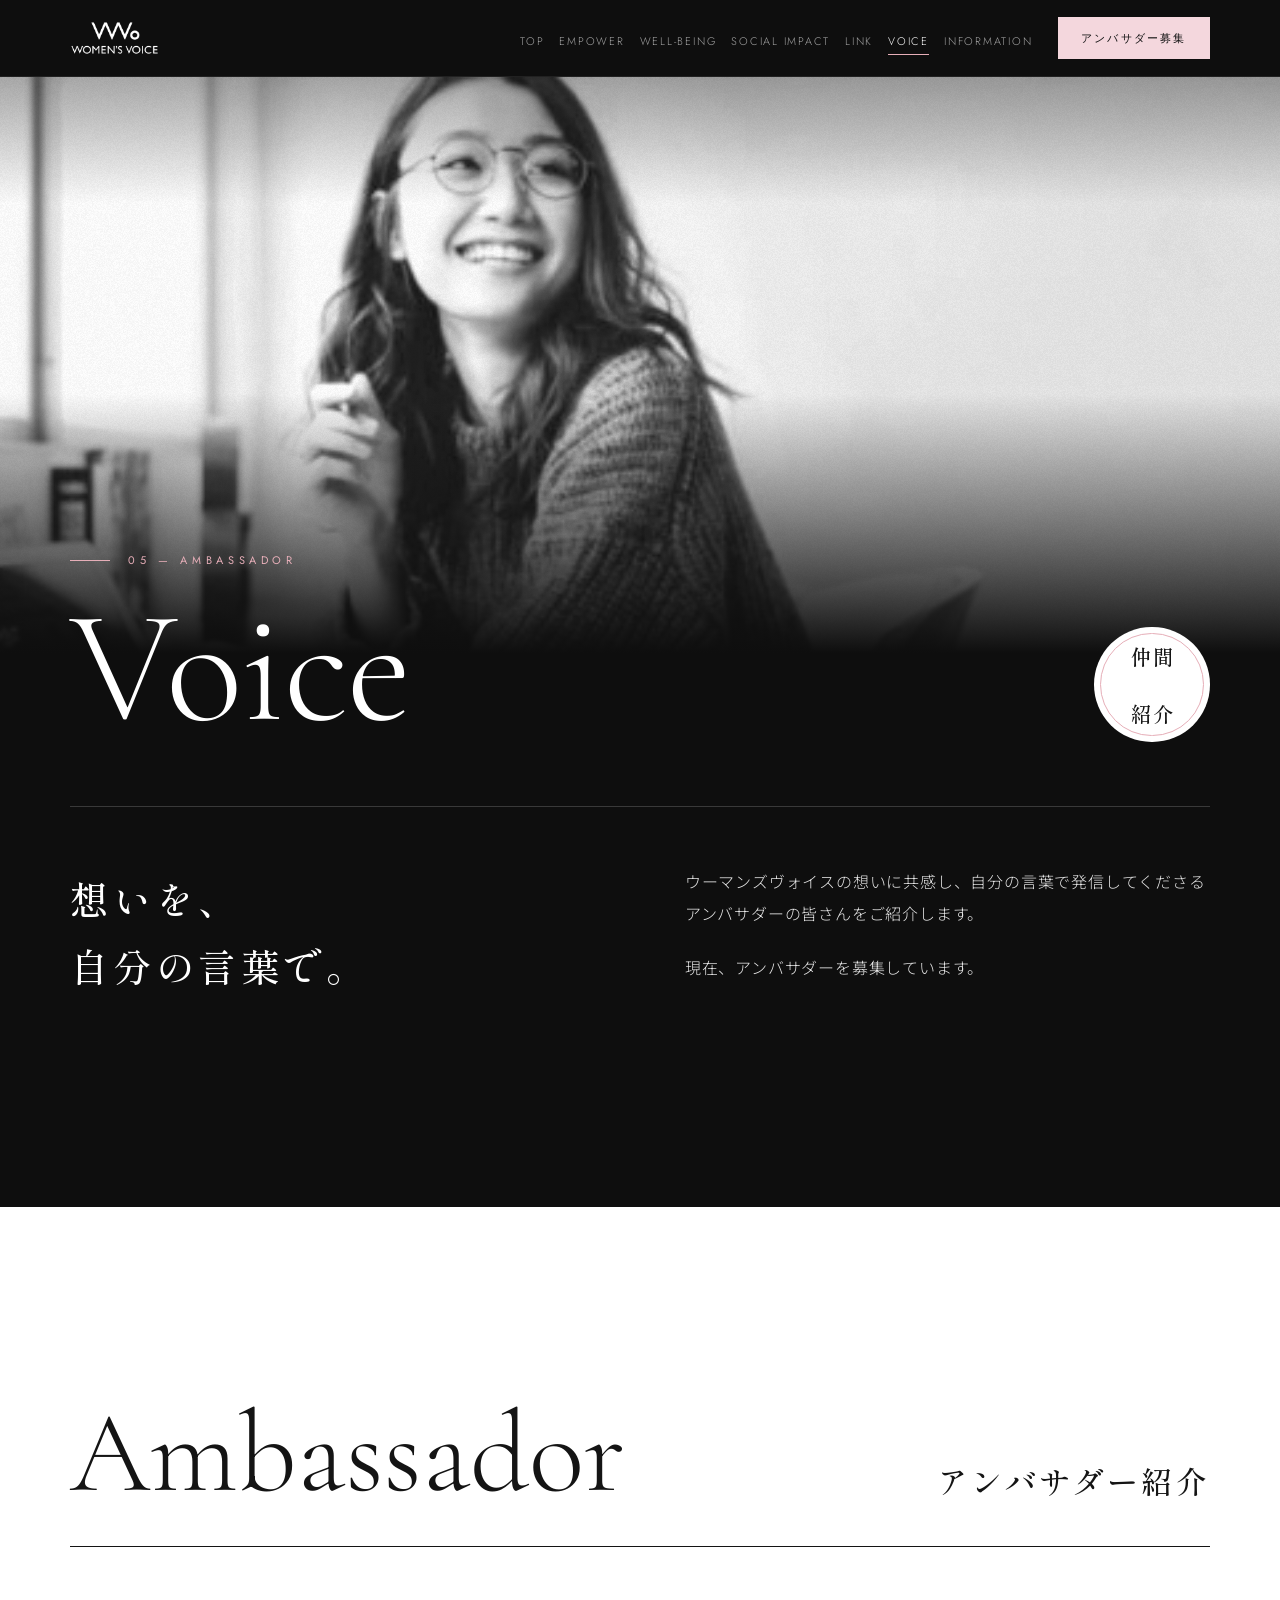
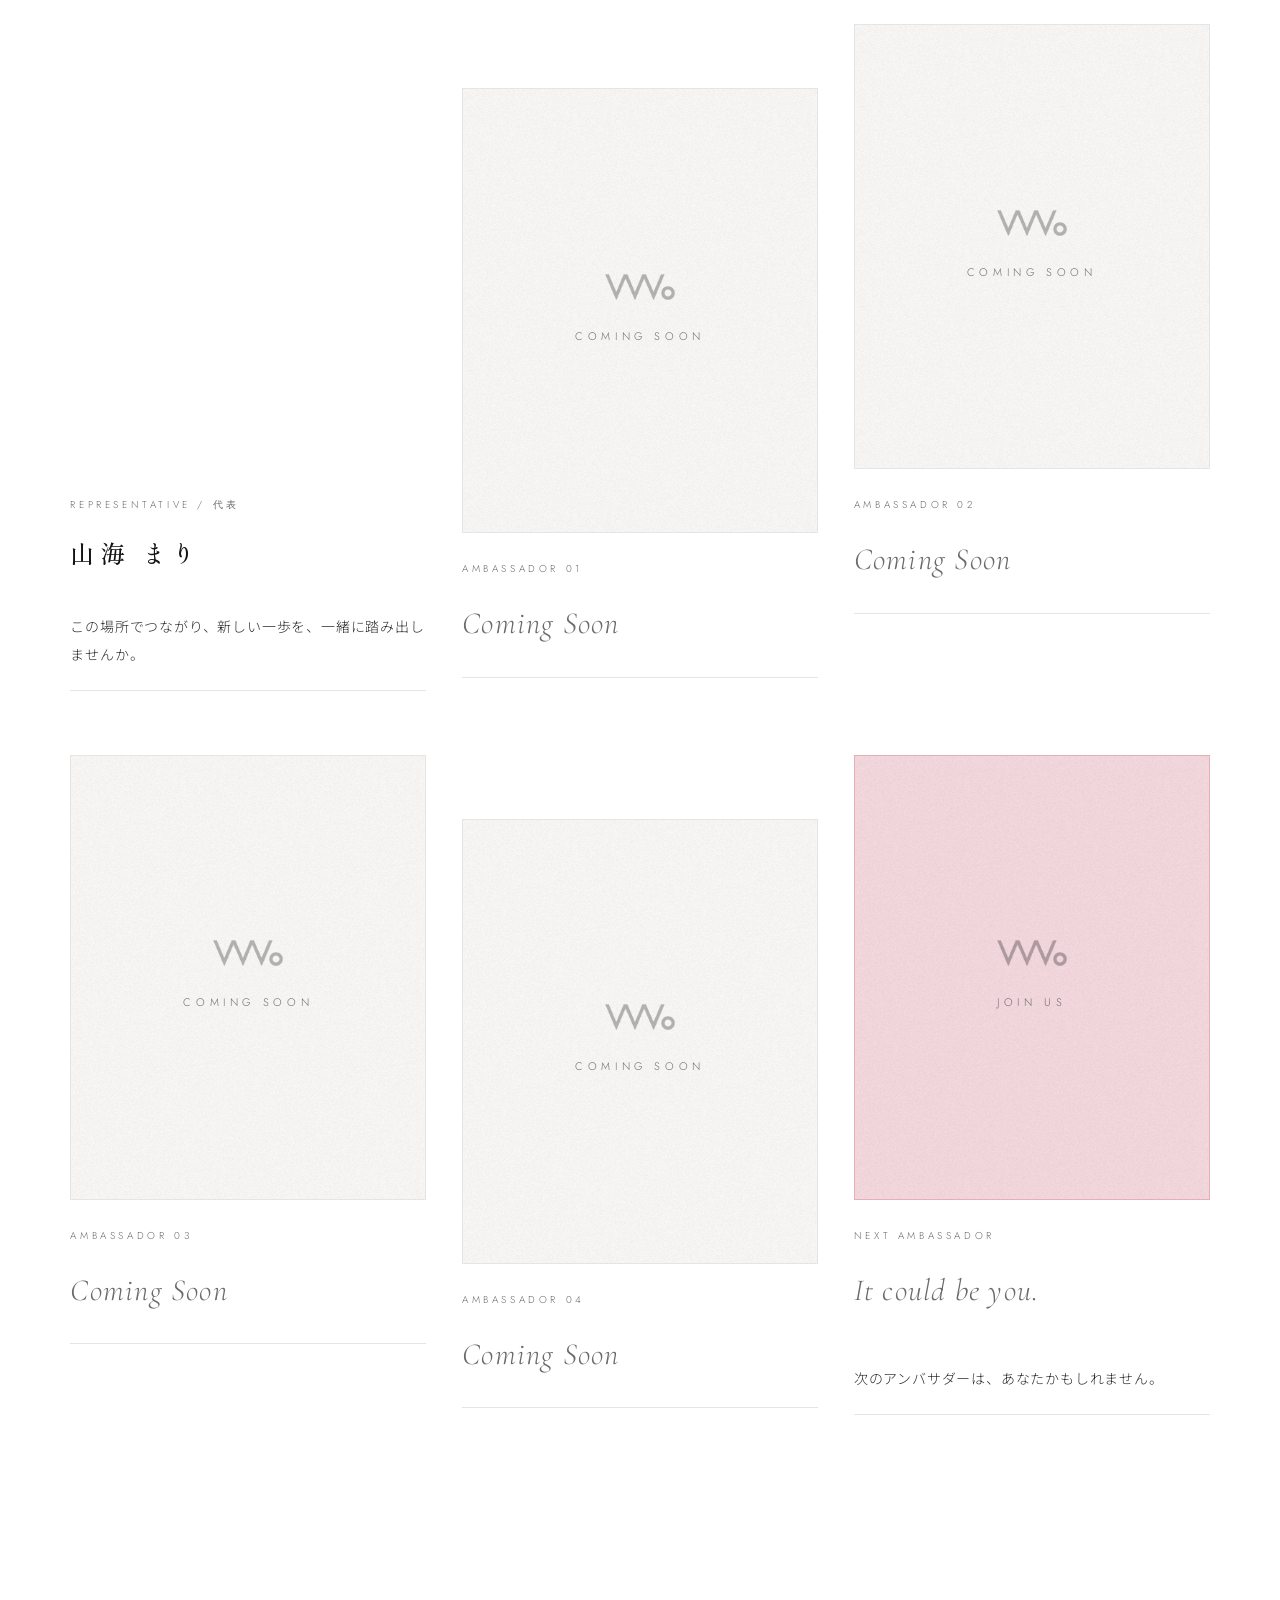
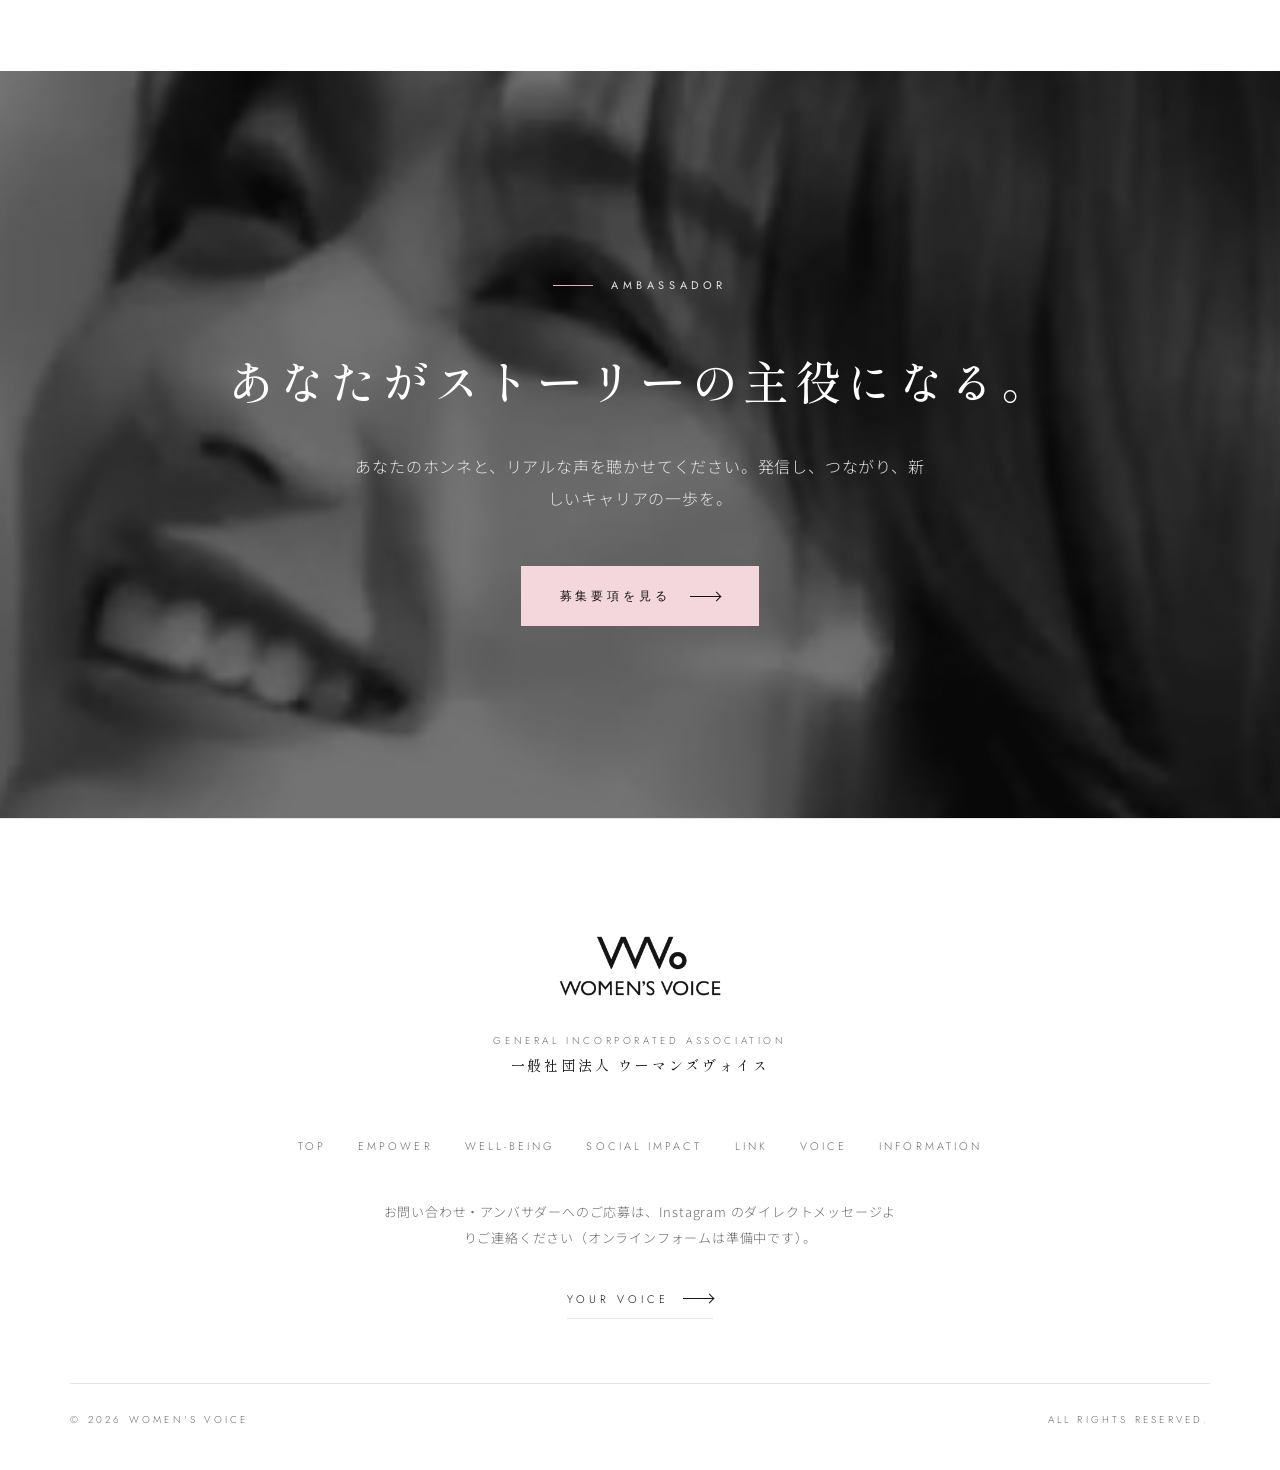
<file: voice.html>
<!DOCTYPE html>
<html lang="ja" class="no-js">
<head>
  <meta charset="UTF-8">
  <meta name="viewport" content="width=device-width, initial-scale=1">
  <title>Voice | 一般社団法人 ウーマンズヴォイス</title>
  <meta name="description" content="Voice — 想いを、自分の言葉で。ウーマンズヴォイスのアンバサダー紹介。">
  <link rel="icon" type="image/png" href="assets/favicon.png">
  <link rel="preconnect" href="https://fonts.googleapis.com">
  <link rel="preconnect" href="https://fonts.gstatic.com" crossorigin>
  <link rel="stylesheet" href="https://fonts.googleapis.com/css2?family=Cormorant+Garamond:ital,wght@0,300;0,400;0,500;1,300;1,400&family=Jost:wght@300;400;500&family=Noto+Sans+JP:wght@300;400&family=Shippori+Mincho:wght@400;500;600&display=swap">
  <link rel="stylesheet" href="styles.css">
  <script src="app.js" defer></script>
</head>
<body>
<a class="skip-link" href="#main">本文へスキップ</a>

<header class="site-header">
  <div class="site-header__inner">
    <a class="site-logo" href="index.html" aria-label="Women's Voice トップページへ"><img src="assets/logo-white.png" alt="WOMEN'S VOICE ウーマンズヴォイス"></a>
    <button class="menu-toggle" type="button" aria-expanded="false" aria-controls="global-nav" aria-label="メニューを開く"><span></span><span></span></button>
    <nav id="global-nav" class="global-nav" aria-label="グローバルナビゲーション">
      <ul>
        <li><a href="index.html">Top</a></li>
        <li><a href="empower.html">Empower</a></li>
        <li><a href="wellbeing.html">Well-being</a></li>
        <li><a href="social.html">Social Impact</a></li>
        <li><a href="link.html">Link</a></li>
        <li><a href="voice.html" aria-current="page">Voice</a></li>
        <li><a href="information.html">Information</a></li>
      </ul>
      <a class="btn btn--pink" href="information.html#recruit">アンバサダー募集</a>
    </nav>
  </div>
</header>

<main id="main">

  <!-- ===== Page hero ===== -->
  <section class="ph is-dark" aria-labelledby="page-title">
    <figure class="ph__photo ph__photo--trim grain">
      <img src="uploads/02_workspace_glasses.jpg" alt="ワークスペースで笑顔を見せる女性（イメージ）" style="object-position: 40% 20%;">
    </figure>
    <div class="ph__band">
      <div class="wrap">
        <div class="ph__head">
          <div>
            <p class="eyebrow reveal">05 — Ambassador</p>
            <h1 id="page-title" class="mega reveal" data-delay="1">Voice</h1>
          </div>
          <p class="badge reveal" data-delay="2"><span>仲間</span><span>紹介</span></p>
        </div>
        <div class="ph__body">
          <p class="ph__jp reveal">想いを、<br>自分の言葉で。</p>
          <div class="ph__text reveal" data-delay="1">
            <p>ウーマンズヴォイスの想いに共感し、自分の言葉で発信してくださるアンバサダーの皆さんをご紹介します。</p>
            <p>現在、アンバサダーを募集しています。</p>
          </div>
        </div>
      </div>
    </div>
  </section>

  <section class="section" aria-labelledby="ambassadors-title">
    <div class="wrap">
      <div class="big-head">
        <h2 id="ambassadors-title" class="display reveal">Ambassador</h2>
        <p class="heading reveal" data-delay="1">アンバサダー紹介</p>
      </div>

      <ul class="voice-grid voice-grid--last-pad">
        <li class="voice-card reveal">
          <div class="frame frame--color reveal-img"><img src="uploads/00_daihyo_mari_color.jpg" alt="代表 山海まりのポートレート" loading="lazy" style="object-position: 50% 20%;"></div>
          <div class="voice-card__body">
            <p class="voice-card__role">Representative / 代表</p>
            <p class="voice-card__name">山海 まり</p>
            <p>この場所でつながり、新しい一歩を、一緒に踏み出しませんか。</p>
          </div>
        </li>
        <li class="voice-card reveal" data-delay="1">
          <div class="placeholder"><div><img class="placeholder__mark" src="assets/mark-charcoal.png" alt=""><span class="placeholder__label">Coming Soon</span></div></div>
          <div class="voice-card__body">
            <p class="voice-card__role">Ambassador 01</p>
            <p class="voice-card__name voice-card__name--soon">Coming Soon</p>
          </div>
        </li>
        <li class="voice-card reveal" data-delay="2">
          <div class="placeholder"><div><img class="placeholder__mark" src="assets/mark-charcoal.png" alt=""><span class="placeholder__label">Coming Soon</span></div></div>
          <div class="voice-card__body">
            <p class="voice-card__role">Ambassador 02</p>
            <p class="voice-card__name voice-card__name--soon">Coming Soon</p>
          </div>
        </li>
        <li class="voice-card reveal">
          <div class="placeholder"><div><img class="placeholder__mark" src="assets/mark-charcoal.png" alt=""><span class="placeholder__label">Coming Soon</span></div></div>
          <div class="voice-card__body">
            <p class="voice-card__role">Ambassador 03</p>
            <p class="voice-card__name voice-card__name--soon">Coming Soon</p>
          </div>
        </li>
        <li class="voice-card reveal" data-delay="1">
          <div class="placeholder"><div><img class="placeholder__mark" src="assets/mark-charcoal.png" alt=""><span class="placeholder__label">Coming Soon</span></div></div>
          <div class="voice-card__body">
            <p class="voice-card__role">Ambassador 04</p>
            <p class="voice-card__name voice-card__name--soon">Coming Soon</p>
          </div>
        </li>
        <li class="voice-card reveal" data-delay="2">
          <a class="placeholder" href="information.html#recruit" style="border-color: var(--rose); background: var(--pink);">
            <div><img class="placeholder__mark" src="assets/mark-charcoal.png" alt=""><span class="placeholder__label">Join us</span></div>
          </a>
          <div class="voice-card__body">
            <p class="voice-card__role">Next Ambassador</p>
            <p class="voice-card__name voice-card__name--soon">It could be you.</p>
            <p>次のアンバサダーは、あなたかもしれません。</p>
          </div>
        </li>
      </ul>
    </div>
  </section>

  <section class="band band--center" aria-labelledby="voice-cta-title">
    <div class="band__bg" aria-hidden="true"><img src="uploads/06_hero_portrait.jpg" alt="" loading="lazy" style="object-position: 50% 30%;"></div>
    <div class="wrap band__inner">
      <p class="eyebrow reveal">Ambassador</p>
      <h2 id="voice-cta-title" class="statement reveal" data-delay="1">あなたがストーリーの主役になる。</h2>
      <p class="reveal" data-delay="2">あなたのホンネと、リアルな声を聴かせてください。発信し、つながり、新しいキャリアの一歩を。</p>
      <div class="btn-row reveal" data-delay="3">
        <a class="btn btn--pink" href="information.html#recruit">募集要項を見る <span class="arrow" aria-hidden="true"></span></a>
      </div>
    </div>
  </section>

</main>

<footer class="site-footer">
  <div class="wrap">
    <a class="site-footer__logo" href="index.html" aria-label="Women's Voice トップページへ"><img src="assets/logo-charcoal.png" alt="WOMEN'S VOICE ウーマンズヴォイス"></a>
    <p class="site-footer__org"><small>General Incorporated Association</small>一般社団法人 ウーマンズヴォイス</p>
    <nav class="site-footer__nav" aria-label="フッターナビゲーション">
      <ul>
        <li><a href="index.html">Top</a></li>
        <li><a href="empower.html">Empower</a></li>
        <li><a href="wellbeing.html">Well-being</a></li>
        <li><a href="social.html">Social Impact</a></li>
        <li><a href="link.html">Link</a></li>
        <li><a href="voice.html">Voice</a></li>
        <li><a href="information.html">Information</a></li>
      </ul>
    </nav>
    <div class="site-footer__contact">
      <p>お問い合わせ・アンバサダーへのご応募は、Instagram のダイレクトメッセージよりご連絡ください（オンラインフォームは準備中です）。</p>
      <a class="text-link" href="information.html#contact">Your Voice <span class="arrow" aria-hidden="true"></span></a>
    </div>
    <div class="site-footer__bottom">
      <small>&copy; <span data-year>2026</span> Women's Voice</small>
      <small>All rights reserved.</small>
    </div>
  </div>
</footer>
</body>
</html>
</file>
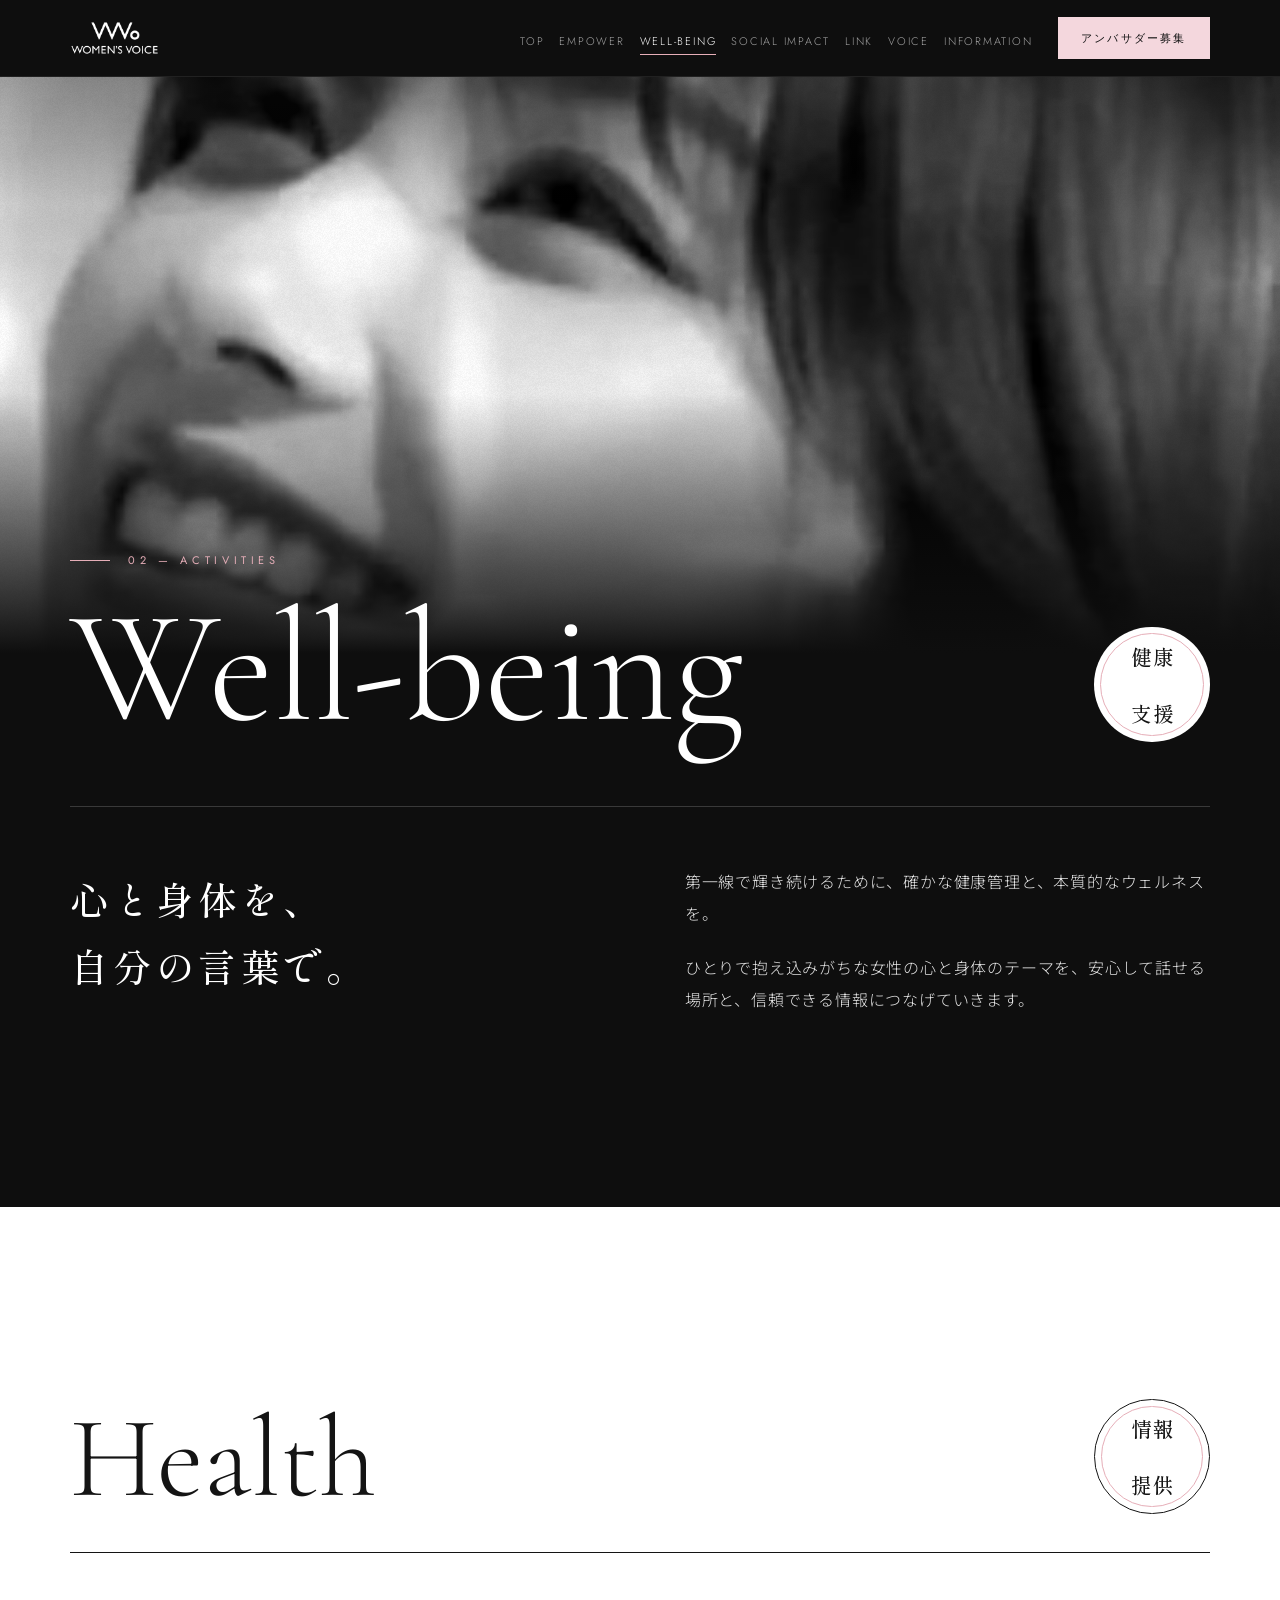
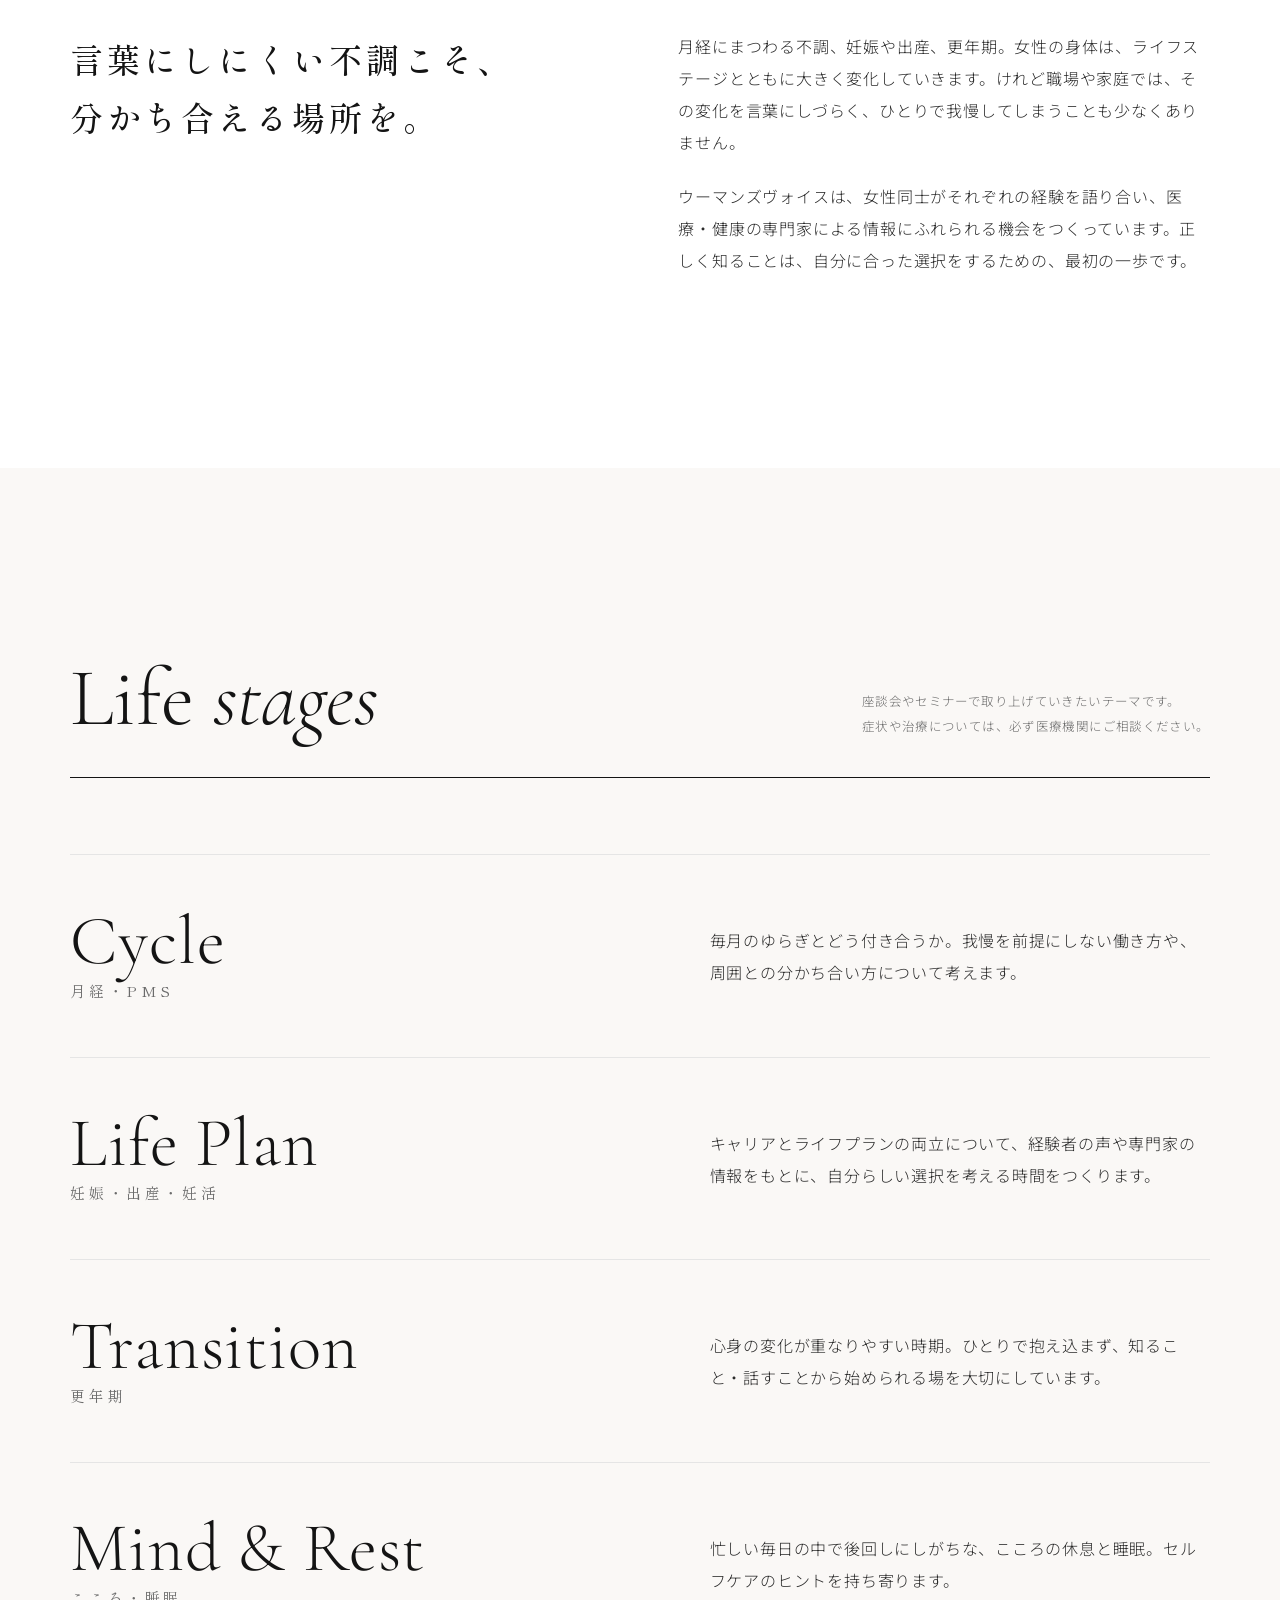
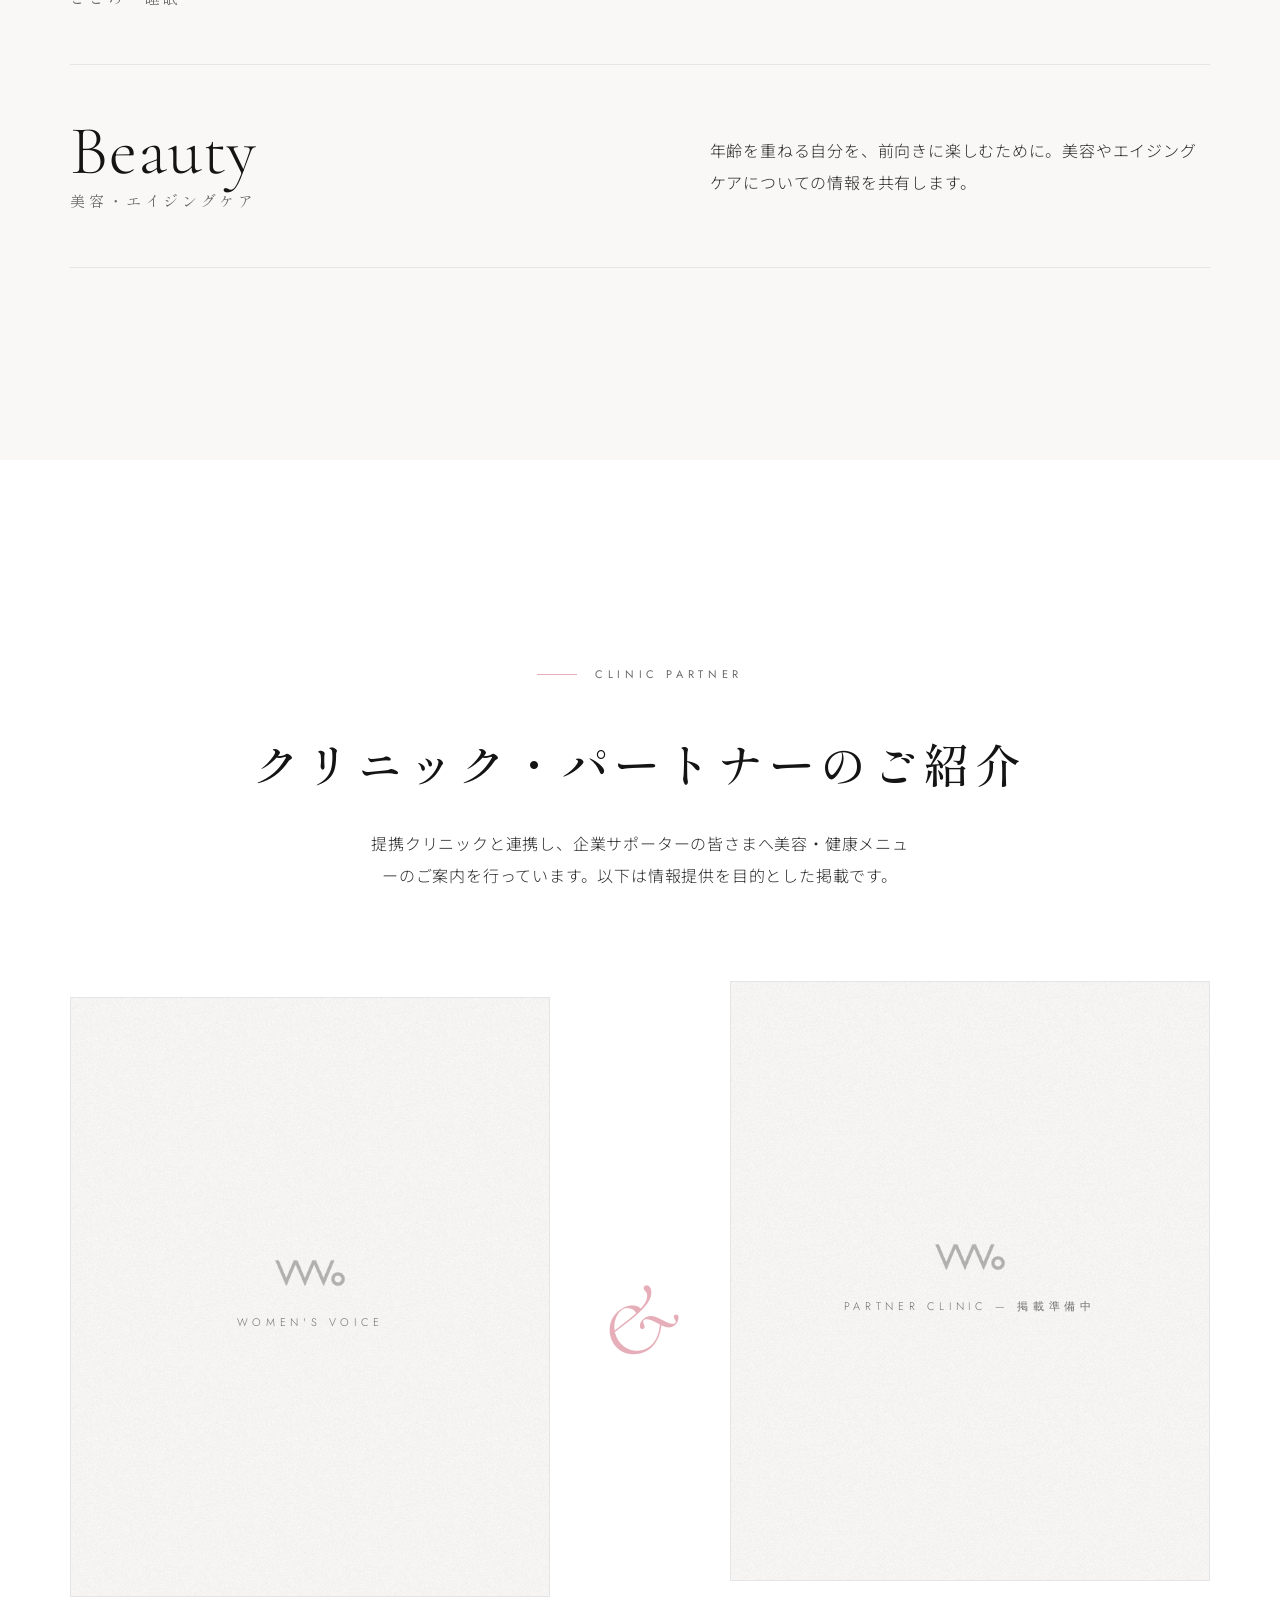
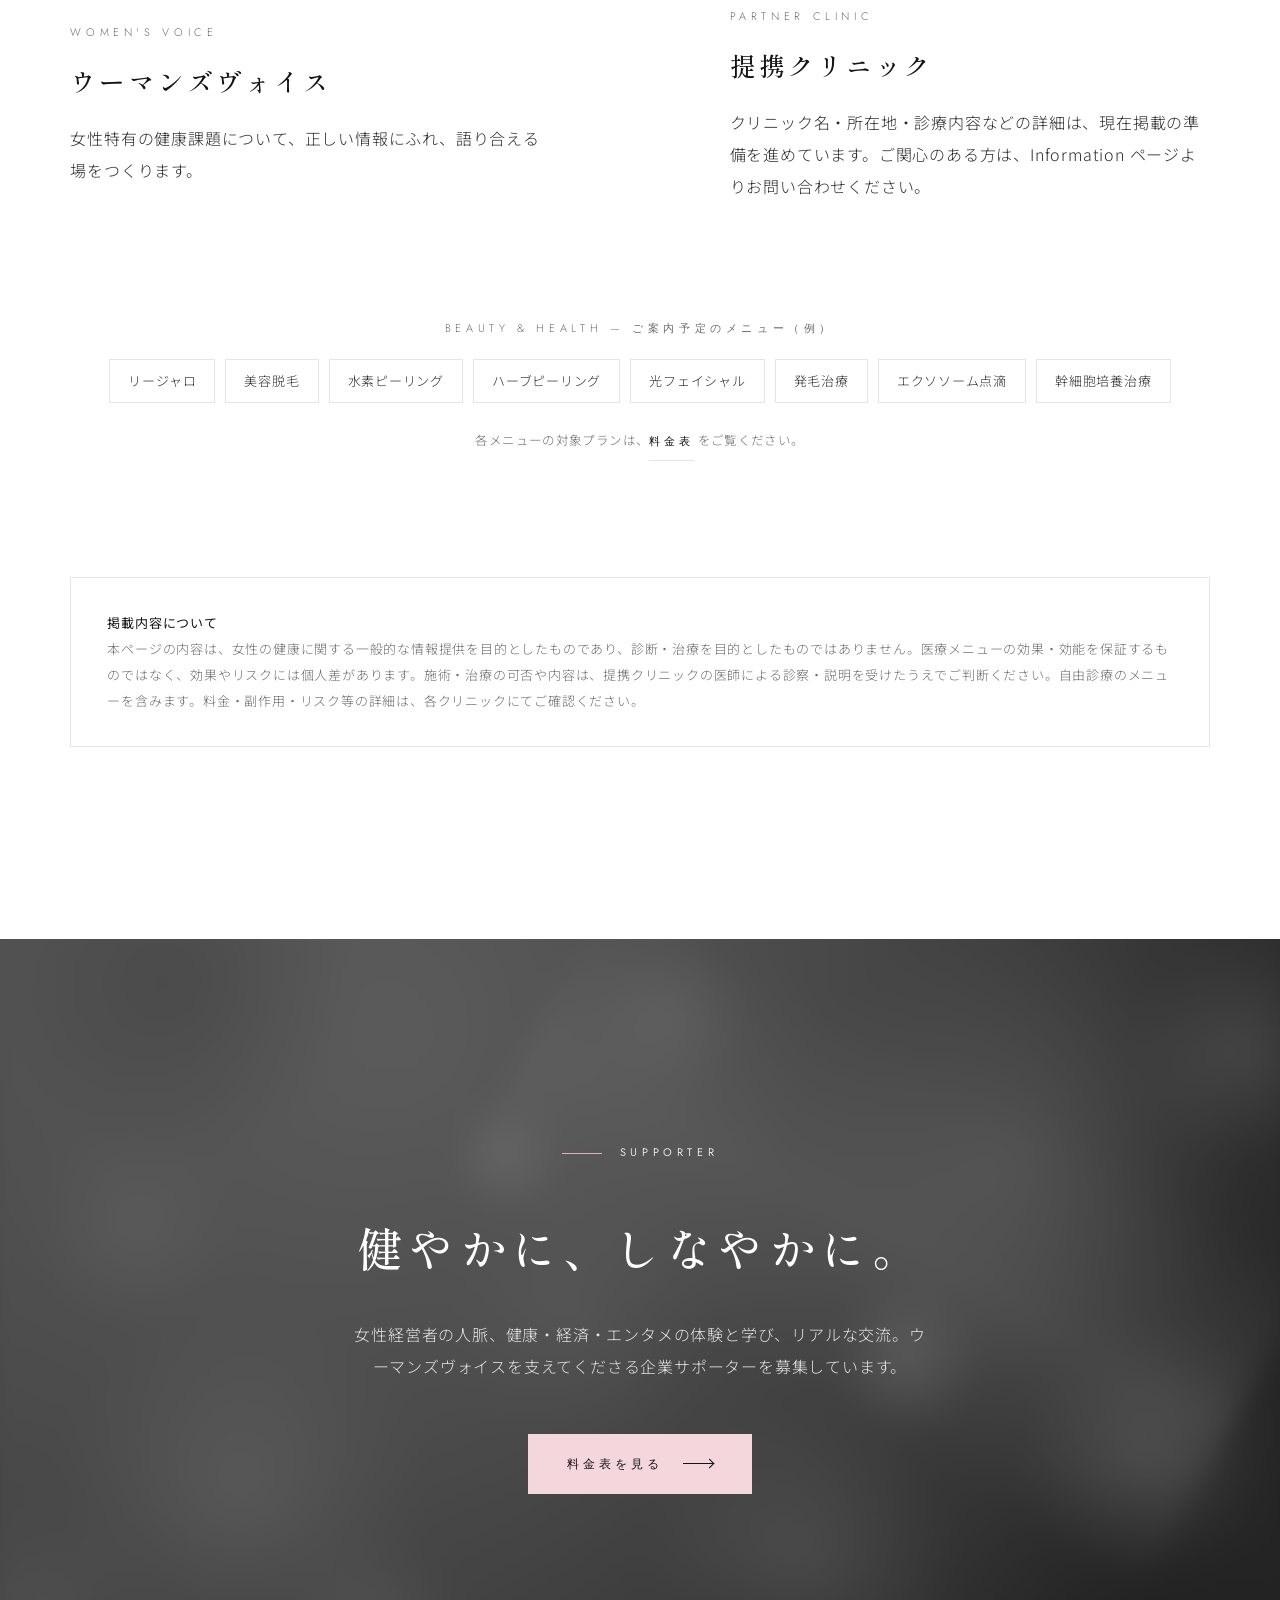
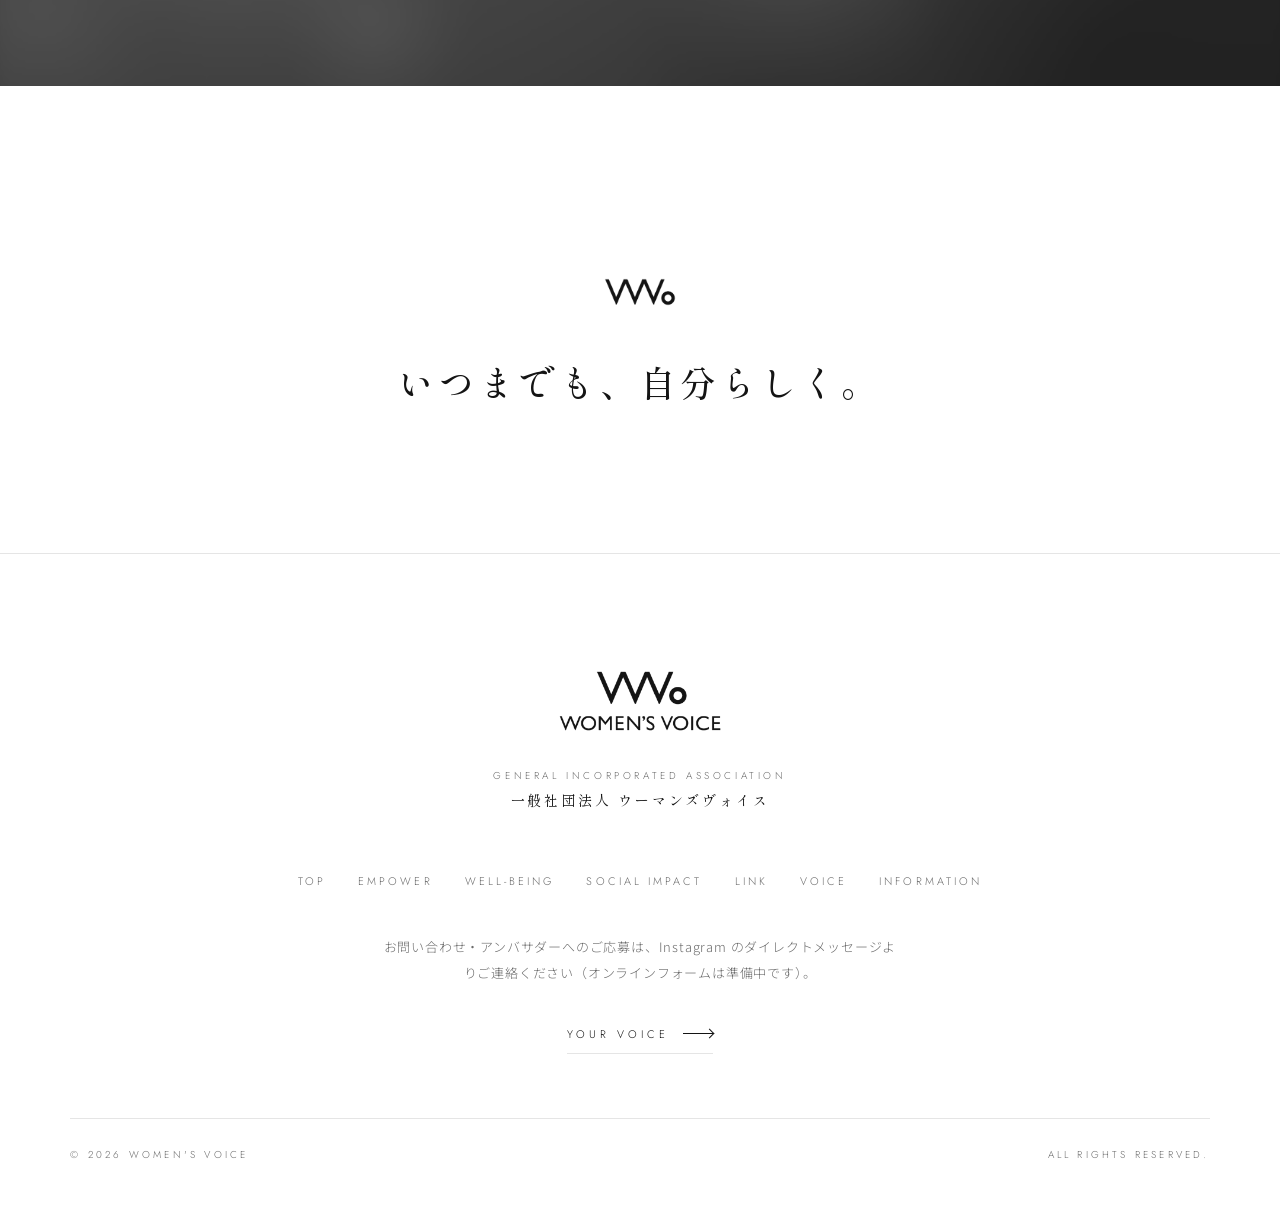
<file: wellbeing.html>
<!DOCTYPE html>
<html lang="ja" class="no-js">
<head>
  <meta charset="UTF-8">
  <meta name="viewport" content="width=device-width, initial-scale=1">
  <title>Well-being | 一般社団法人 ウーマンズヴォイス</title>
  <meta name="description" content="Well-being — 心と身体を、自分の言葉で。女性の健康とウェルネスについて、安心して話せる場所と信頼できる情報を。">
  <link rel="icon" type="image/png" href="assets/favicon.png">
  <link rel="preconnect" href="https://fonts.googleapis.com">
  <link rel="preconnect" href="https://fonts.gstatic.com" crossorigin>
  <link rel="stylesheet" href="https://fonts.googleapis.com/css2?family=Cormorant+Garamond:ital,wght@0,300;0,400;0,500;1,300;1,400&family=Jost:wght@300;400;500&family=Noto+Sans+JP:wght@300;400&family=Shippori+Mincho:wght@400;500;600&display=swap">
  <link rel="stylesheet" href="styles.css">
  <script src="app.js" defer></script>
</head>
<body>
<a class="skip-link" href="#main">本文へスキップ</a>

<header class="site-header">
  <div class="site-header__inner">
    <a class="site-logo" href="index.html" aria-label="Women's Voice トップページへ"><img src="assets/logo-white.png" alt="WOMEN'S VOICE ウーマンズヴォイス"></a>
    <button class="menu-toggle" type="button" aria-expanded="false" aria-controls="global-nav" aria-label="メニューを開く"><span></span><span></span></button>
    <nav id="global-nav" class="global-nav" aria-label="グローバルナビゲーション">
      <ul>
        <li><a href="index.html">Top</a></li>
        <li><a href="empower.html">Empower</a></li>
        <li><a href="wellbeing.html" aria-current="page">Well-being</a></li>
        <li><a href="social.html">Social Impact</a></li>
        <li><a href="link.html">Link</a></li>
        <li><a href="voice.html">Voice</a></li>
        <li><a href="information.html">Information</a></li>
      </ul>
      <a class="btn btn--pink" href="information.html#recruit">アンバサダー募集</a>
    </nav>
  </div>
</header>

<main id="main">

  <!-- ===== Page hero ===== -->
  <section class="ph is-dark" aria-labelledby="page-title">
    <figure class="ph__photo grain">
      <img src="uploads/06_hero_portrait.jpg" alt="光の中で笑顔を見せる女性（イメージ）" style="object-position: 50% 35%;">
    </figure>
    <div class="ph__band">
      <div class="wrap">
        <div class="ph__head">
          <div>
            <p class="eyebrow reveal">02 — Activities</p>
            <h1 id="page-title" class="mega reveal" data-delay="1">Well-being</h1>
          </div>
          <p class="badge reveal" data-delay="2"><span>健康</span><span>支援</span></p>
        </div>
        <div class="ph__body">
          <p class="ph__jp reveal">心と身体を、<br>自分の言葉で。</p>
          <div class="ph__text reveal" data-delay="1">
            <p>第一線で輝き続けるために、確かな健康管理と、本質的なウェルネスを。</p>
            <p>ひとりで抱え込みがちな女性の心と身体のテーマを、安心して話せる場所と、信頼できる情報につなげていきます。</p>
          </div>
        </div>
      </div>
    </div>
  </section>

  <!-- ===== Health ===== -->
  <section class="section" aria-labelledby="health-title">
    <div class="wrap">
      <div class="big-head">
        <h2 id="health-title" class="display reveal">Health</h2>
        <p class="badge badge--outline reveal" data-delay="1"><span>情報</span><span>提供</span></p>
      </div>
      <div class="cols-2">
        <p class="statement statement--s reveal">言葉にしにくい不調こそ、<br>分かち合える場所を。</p>
        <div class="reveal" data-delay="1">
          <p>月経にまつわる不調、妊娠や出産、更年期。女性の身体は、ライフステージとともに大きく変化していきます。けれど職場や家庭では、その変化を言葉にしづらく、ひとりで我慢してしまうことも少なくありません。</p>
          <p>ウーマンズヴォイスは、女性同士がそれぞれの経験を語り合い、医療・健康の専門家による情報にふれられる機会をつくっています。正しく知ることは、自分に合った選択をするための、最初の一歩です。</p>
        </div>
      </div>
    </div>
  </section>

  <!-- ===== Topics: 大きな英字のリスト ===== -->
  <section class="section section--off" aria-labelledby="topics-title">
    <div class="wrap">
      <div class="big-head">
        <h2 id="topics-title" class="display display--m reveal">Life <em>stages</em></h2>
        <p class="note reveal measure" data-delay="1">座談会やセミナーで取り上げていきたいテーマです。<br>症状や治療については、必ず医療機関にご相談ください。</p>
      </div>
      <div class="topics">
        <div class="topic reveal">
          <div><p class="topic__en">Cycle</p><p class="topic__jp">月経・PMS</p></div>
          <p>毎月のゆらぎとどう付き合うか。我慢を前提にしない働き方や、周囲との分かち合い方について考えます。</p>
        </div>
        <div class="topic reveal">
          <div><p class="topic__en">Life Plan</p><p class="topic__jp">妊娠・出産・妊活</p></div>
          <p>キャリアとライフプランの両立について、経験者の声や専門家の情報をもとに、自分らしい選択を考える時間をつくります。</p>
        </div>
        <div class="topic reveal">
          <div><p class="topic__en">Transition</p><p class="topic__jp">更年期</p></div>
          <p>心身の変化が重なりやすい時期。ひとりで抱え込まず、知ること・話すことから始められる場を大切にしています。</p>
        </div>
        <div class="topic reveal">
          <div><p class="topic__en">Mind &amp; Rest</p><p class="topic__jp">こころ・睡眠</p></div>
          <p>忙しい毎日の中で後回しにしがちな、こころの休息と睡眠。セルフケアのヒントを持ち寄ります。</p>
        </div>
        <div class="topic reveal">
          <div><p class="topic__en">Beauty</p><p class="topic__jp">美容・エイジングケア</p></div>
          <p>年齢を重ねる自分を、前向きに楽しむために。美容やエイジングケアについての情報を共有します。</p>
        </div>
      </div>
    </div>
  </section>

  <!-- ===== Clinic Partner ===== -->
  <section class="section" aria-labelledby="partner-title">
    <div class="wrap">
      <div class="center mb-l">
        <p class="eyebrow reveal">Clinic Partner</p>
        <h2 id="partner-title" class="statement mt-s reveal" data-delay="1">クリニック・パートナーのご紹介</h2>
        <p class="reveal measure mt-s" data-delay="2">提携クリニックと連携し、企業サポーターの皆さまへ美容・健康メニューのご案内を行っています。以下は情報提供を目的とした掲載です。</p>
      </div>

      <div class="partner">
        <div class="reveal">
          <div class="placeholder"><div><img class="placeholder__mark" src="assets/mark-charcoal.png" alt=""><span class="placeholder__label">Women's Voice</span></div></div>
          <p class="label mt-s">Women's Voice</p>
          <p class="partner__title">ウーマンズヴォイス</p>
          <p>女性特有の健康課題について、正しい情報にふれ、語り合える場をつくります。</p>
        </div>
        <p class="partner__amp reveal" data-delay="1" aria-hidden="true">&amp;</p>
        <div class="reveal" data-delay="2">
          <div class="placeholder"><div><img class="placeholder__mark" src="assets/mark-charcoal.png" alt=""><span class="placeholder__label">Partner Clinic — 掲載準備中</span></div></div>
          <p class="label mt-s">Partner Clinic</p>
          <p class="partner__title">提携クリニック</p>
          <p>クリニック名・所在地・診療内容などの詳細は、現在掲載の準備を進めています。ご関心のある方は、Information ページよりお問い合わせください。</p>
        </div>
      </div>

      <div class="center mt-l reveal">
        <p class="label">Beauty &amp; Health — ご案内予定のメニュー（例）</p>
        <ul class="menu-tags" style="justify-content: center;">
          <li>リージャロ</li>
          <li>美容脱毛</li>
          <li>水素ピーリング</li>
          <li>ハーブピーリング</li>
          <li>光フェイシャル</li>
          <li>発毛治療</li>
          <li>エクソソーム点滴</li>
          <li>幹細胞培養治療</li>
        </ul>
        <p class="note mt-s">各メニューの対象プランは、<a class="text-link" href="information.html#plans">料金表</a> をご覧ください。</p>
      </div>

      <div class="disclaimer mt-l reveal">
        <strong>掲載内容について</strong><br>
        本ページの内容は、女性の健康に関する一般的な情報提供を目的としたものであり、診断・治療を目的としたものではありません。医療メニューの効果・効能を保証するものではなく、効果やリスクには個人差があります。施術・治療の可否や内容は、提携クリニックの医師による診察・説明を受けたうえでご判断ください。自由診療のメニューを含みます。料金・副作用・リスク等の詳細は、各クリニックにてご確認ください。
      </div>
    </div>
  </section>

  <section class="band band--center" aria-labelledby="wb-cta-title">
    <div class="band__bg" aria-hidden="true"><img src="assets/scene.png" alt="" loading="lazy"></div>
    <div class="wrap band__inner">
      <p class="eyebrow reveal">Supporter</p>
      <h2 id="wb-cta-title" class="statement reveal" data-delay="1">健やかに、しなやかに。</h2>
      <p class="reveal" data-delay="2">女性経営者の人脈、健康・経済・エンタメの体験と学び、リアルな交流。ウーマンズヴォイスを支えてくださる企業サポーターを募集しています。</p>
      <div class="btn-row reveal" data-delay="3">
        <a class="btn btn--pink" href="information.html#plans">料金表を見る <span class="arrow" aria-hidden="true"></span></a>
      </div>
    </div>
  </section>

  <section class="closing" aria-label="メッセージ">
    <div class="wrap">
      <img class="closing__mark reveal" src="assets/mark-charcoal.png" alt="">
      <p class="statement reveal" data-delay="1">いつまでも、自分らしく。</p>
    </div>
  </section>

</main>

<footer class="site-footer">
  <div class="wrap">
    <a class="site-footer__logo" href="index.html" aria-label="Women's Voice トップページへ"><img src="assets/logo-charcoal.png" alt="WOMEN'S VOICE ウーマンズヴォイス"></a>
    <p class="site-footer__org"><small>General Incorporated Association</small>一般社団法人 ウーマンズヴォイス</p>
    <nav class="site-footer__nav" aria-label="フッターナビゲーション">
      <ul>
        <li><a href="index.html">Top</a></li>
        <li><a href="empower.html">Empower</a></li>
        <li><a href="wellbeing.html">Well-being</a></li>
        <li><a href="social.html">Social Impact</a></li>
        <li><a href="link.html">Link</a></li>
        <li><a href="voice.html">Voice</a></li>
        <li><a href="information.html">Information</a></li>
      </ul>
    </nav>
    <div class="site-footer__contact">
      <p>お問い合わせ・アンバサダーへのご応募は、Instagram のダイレクトメッセージよりご連絡ください（オンラインフォームは準備中です）。</p>
      <a class="text-link" href="information.html#contact">Your Voice <span class="arrow" aria-hidden="true"></span></a>
    </div>
    <div class="site-footer__bottom">
      <small>&copy; <span data-year>2026</span> Women's Voice</small>
      <small>All rights reserved.</small>
    </div>
  </div>
</footer>
</body>
</html>
</file>
<file: styles.css>
/* =========================================================
   Women's Voice — common stylesheet (v2 / comp-based)
   色はデザインシステムの CSS 変数 9 色のみを使用する。
   ピンク系は --pink / --rose の2色以外を使わないこと。
   半透明が必要な場合は color-mix() で変数から生成する。
   ========================================================= */

:root {
  --white: #FFFFFF;
  --offwhite: #FAF8F6;
  --black: #0E0E0E;
  --ink: #141414;
  --body: #2B2B2B;
  --sub: #6B6B6B;
  --rule: #E5E5E5;
  --pink: #F4D7DD;
  --rose: #E6AEB8;

  --font-display: "Cormorant Garamond", "Times New Roman", serif;
  --font-label: "Jost", "Helvetica Neue", Arial, sans-serif;
  --font-mincho: "Shippori Mincho", "Hiragino Mincho ProN", "Yu Mincho", serif;
  --font-body: "Noto Sans JP", "Hiragino Sans", "Yu Gothic", sans-serif;

  --wrap: 1320px;
  --gutter: clamp(22px, 5.5vw, 88px);
  --section: clamp(112px, 15vw, 240px);
  --header-h: 76px;
  --ease: cubic-bezier(.22, .61, .36, 1);
  --slow: 1.8s;
}

/* ---------- base ---------- */
*, *::before, *::after { box-sizing: border-box; }
html { scroll-behavior: smooth; -webkit-text-size-adjust: 100%; }
body {
  margin: 0;
  background: var(--white);
  color: var(--body);
  font-family: var(--font-body);
  font-weight: 300;
  font-size: 16px;
  line-height: 2.0;
  letter-spacing: 0.05em;
  -webkit-font-smoothing: antialiased;
}
img, video, svg { display: block; max-width: 100%; }
a { color: inherit; text-decoration: none; }
p { margin: 0 0 1.4em; }
p:last-child { margin-bottom: 0; }
h1, h2, h3, h4 { margin: 0; font-weight: 400; color: var(--ink); }
ul, ol { margin: 0; padding: 0; list-style: none; }
figure { margin: 0; }
button:disabled { cursor: not-allowed; opacity: .5; }
::selection { background: var(--pink); color: var(--ink); }
:focus-visible { outline: 1px solid var(--rose); outline-offset: 4px; }

.visually-hidden {
  position: absolute !important; width: 1px; height: 1px; overflow: hidden;
  clip: rect(0 0 0 0); white-space: nowrap;
}
.skip-link {
  position: absolute; left: 16px; top: -60px; z-index: 200;
  background: var(--ink); color: var(--white); padding: 8px 16px;
  font-family: var(--font-label); font-size: 12px; letter-spacing: .2em;
}
.skip-link:focus { top: 16px; }

.wrap { width: 100%; max-width: var(--wrap); margin: 0 auto; padding: 0 var(--gutter); }
.wrap--narrow { max-width: 980px; }
.wrap--mid { max-width: 1120px; }
.section { padding: var(--section) 0; }
.section--off { background: var(--offwhite); }
.section--dark { background: var(--black); color: var(--rule); }
.section--dark h2, .section--dark h3 { color: var(--white); }
.section--flush-top { padding-top: 0; }

/* ---------- typography ---------- */
.eyebrow {
  display: inline-flex; align-items: center; gap: 18px;
  font-family: var(--font-label); font-weight: 400; font-size: 11px;
  letter-spacing: .42em; text-transform: uppercase; color: var(--sub);
  line-height: 1.6;
}
.eyebrow::before { content: ""; width: 40px; height: 1px; background: var(--rose); flex: none; }
.eyebrow--plain::before { display: none; }
.is-dark .eyebrow, .section--dark .eyebrow { color: var(--rose); }

/* 特大英字 (ページタイトル) */
.mega {
  font-family: var(--font-display); font-weight: 300; color: var(--white);
  font-size: clamp(68px, 12.5vw, 196px); line-height: .92; letter-spacing: -.005em;
}
/* 大英字 (セクション見出し) */
.display {
  font-family: var(--font-display); font-weight: 300; color: var(--ink);
  font-size: clamp(56px, 9vw, 148px); line-height: .95; letter-spacing: 0;
}
.display em, .mega em { font-style: italic; }
.display--m { font-size: clamp(48px, 6.4vw, 104px); }
.section--dark .display { color: var(--white); }

/* 和文の大見出し (明朝) */
.statement {
  font-family: var(--font-mincho); font-weight: 500; color: var(--ink);
  font-size: clamp(26px, 3.6vw, 52px); line-height: 1.75; letter-spacing: .12em;
}
.statement--s { font-size: clamp(22px, 2.6vw, 36px); }
.section--dark .statement { color: var(--white); }

.heading {
  font-family: var(--font-mincho); font-weight: 500; color: var(--ink);
  font-size: clamp(22px, 2.4vw, 32px); line-height: 1.8; letter-spacing: .1em;
}
.section--dark .heading { color: var(--white); }

.lead { font-size: clamp(16px, 1.3vw, 18px); }
.section--dark p { color: var(--rule); }
.note { font-size: 12.5px; color: var(--sub); line-height: 2; letter-spacing: .03em; }
.section--dark .note { color: var(--sub); }

.measure { max-width: 34em; }
.center { text-align: center; }
.center .measure, .center.measure { margin-left: auto; margin-right: auto; }

/* ---------- buttons / links ---------- */
.btn {
  display: inline-flex; align-items: center; justify-content: center; gap: 20px;
  min-height: 60px; padding: 0 38px;
  font-family: var(--font-label); font-size: 12px; font-weight: 400;
  letter-spacing: .32em; text-transform: uppercase;
  border: 1px solid var(--ink); color: var(--ink); background: transparent;
  cursor: pointer; transition: background .6s var(--ease), color .6s var(--ease), border-color .6s var(--ease);
}
.arrow { display: inline-block; width: 30px; height: 1px; background: currentColor; position: relative; transition: width .6s var(--ease); }
.arrow::after {
  content: ""; position: absolute; right: 0; top: -3px; width: 7px; height: 7px;
  border-top: 1px solid currentColor; border-right: 1px solid currentColor; transform: rotate(45deg);
}
.btn:hover { background: var(--ink); color: var(--white); }
.btn:hover .arrow, .text-link:hover .arrow { width: 44px; }
.btn--pink { background: var(--pink); border-color: var(--pink); color: var(--ink); }
.btn--pink:hover { background: var(--rose); border-color: var(--rose); color: var(--ink); }
.btn--light { border-color: var(--white); color: var(--white); }
.btn--light:hover { background: var(--white); color: var(--ink); }
.btn-row { display: flex; flex-wrap: wrap; gap: 16px; }
.center .btn-row, .btn-row--center { justify-content: center; }

.text-link {
  display: inline-flex; align-items: center; gap: 14px;
  font-family: var(--font-label); font-size: 11px; letter-spacing: .36em; text-transform: uppercase;
  color: var(--ink); padding-bottom: 8px; border-bottom: 1px solid var(--rule);
  transition: border-color .6s var(--ease);
}
.text-link:hover { border-color: var(--rose); }
.section--dark .text-link, .is-dark .text-link { color: var(--white); border-color: color-mix(in srgb, var(--white) 30%, transparent); }
.section--dark .text-link:hover, .is-dark .text-link:hover { border-color: var(--rose); }

/* ---------- header (comp: 黒帯ヘッダー) ---------- */
.site-header {
  position: sticky; top: 0; z-index: 100;
  background: var(--black);
  border-bottom: 1px solid color-mix(in srgb, var(--white) 8%, transparent);
}
.site-header__inner {
  height: var(--header-h); display: flex; align-items: center; justify-content: space-between; gap: 24px;
  max-width: 1600px; margin: 0 auto; padding: 0 var(--gutter);
}
.site-logo img { height: 34px; width: auto; }
.global-nav { display: flex; align-items: center; gap: clamp(18px, 2vw, 36px); }
.global-nav ul { display: flex; gap: clamp(16px, 1.9vw, 32px); }
.global-nav a:not(.btn) {
  position: relative; font-family: var(--font-label); font-size: 11px; letter-spacing: .26em;
  text-transform: uppercase; color: color-mix(in srgb, var(--white) 62%, transparent); padding: 6px 0;
  transition: color .5s var(--ease);
}
.global-nav a:not(.btn)::after {
  content: ""; position: absolute; left: 0; right: 0; bottom: 0; height: 1px; background: var(--rose);
  transform: scaleX(0); transform-origin: left; transition: transform .7s var(--ease);
}
.global-nav a:not(.btn):hover, .global-nav a[aria-current="page"] { color: var(--white); }
.global-nav a:not(.btn):hover::after, .global-nav a[aria-current="page"]::after { transform: scaleX(1); }
.global-nav .btn { min-height: 42px; padding: 0 22px; font-size: 11px; letter-spacing: .2em; }

.menu-toggle {
  display: none; width: 44px; height: 44px; border: 0; background: transparent; cursor: pointer;
  position: relative; padding: 0;
}
.menu-toggle span { position: absolute; left: 10px; right: 10px; height: 1px; background: var(--white); transition: transform .5s var(--ease), background .5s; }
.menu-toggle span:nth-child(1) { top: 17px; }
.menu-toggle span:nth-child(2) { top: 26px; }
.menu-open .menu-toggle span { background: var(--ink); }
.menu-open .menu-toggle span:nth-child(1) { transform: translateY(4.5px) rotate(20deg); }
.menu-open .menu-toggle span:nth-child(2) { transform: translateY(-4.5px) rotate(-20deg); }

/* ---------- grain overlay (低解像度写真の質感を整える) ---------- */
.grain { position: relative; }
.grain::before {
  content: ""; position: absolute; inset: 0; z-index: 1; pointer-events: none;
  background: url("assets/grain.png"); opacity: .09; mix-blend-mode: multiply;
}

/* ---------- media frames ---------- */
.frame { position: relative; overflow: hidden; background: var(--offwhite); }
.frame img, .frame video {
  width: 100%; height: 100%; object-fit: cover;
  filter: grayscale(1) contrast(1.04);
  transition: transform 2.4s var(--ease), filter 1.2s var(--ease);
}
.frame::after {
  content: ""; position: absolute; inset: 0; z-index: 2; border: 1px solid transparent; pointer-events: none;
  transition: border-color .9s var(--ease), inset .9s var(--ease);
}
.frame:hover img { transform: scale(1.04); }
.frame:hover::after { border-color: color-mix(in srgb, var(--rose) 80%, transparent); inset: 14px; }
.frame--color img { filter: none; }
.frame--crop img { transform: scale(1.12); }
.frame--crop:hover img { transform: scale(1.16); }
.ratio-portrait { aspect-ratio: 4 / 5; }
.ratio-tall { aspect-ratio: 3 / 4; }
.ratio-wide { aspect-ratio: 16 / 10; }
.ratio-square { aspect-ratio: 1 / 1; }
.ratio-cinema { aspect-ratio: 21 / 9; }
.caption {
  margin-top: 16px; font-family: var(--font-label); font-size: 10px; letter-spacing: .36em;
  text-transform: uppercase; color: var(--sub); line-height: 1.8;
}

/* placeholder (写真未支給の枠) */
.placeholder {
  position: relative; display: grid; place-items: center; text-align: center;
  background: var(--offwhite); border: 1px solid var(--rule); overflow: hidden;
  transition: border-color .7s var(--ease);
}
.placeholder::before {
  content: ""; position: absolute; inset: 0;
  background: url("assets/grain.png"); opacity: .06; pointer-events: none;
}
.placeholder img.placeholder__mark { width: 72px; opacity: .3; margin: 0 auto 16px; transition: transform 2s var(--ease), opacity 1s var(--ease); }
.placeholder:hover img.placeholder__mark { transform: scale(1.08); opacity: .45; }
.placeholder__label {
  font-family: var(--font-label); font-size: 11px; letter-spacing: .42em; text-transform: uppercase; color: var(--sub);
}
.placeholder:hover { border-color: var(--rose); }

/* ---------- reveal motion ---------- */
.reveal { opacity: 0; transform: translateY(24px); transition: opacity var(--slow) var(--ease), transform var(--slow) var(--ease); }
.reveal.is-visible { opacity: 1; transform: none; }
.reveal-img { clip-path: inset(0 0 100% 0); transition: clip-path 1.8s var(--ease); }
.reveal-img.is-visible { clip-path: inset(0 0 0 0); }
.reveal[data-delay="1"] { transition-delay: .15s; }
.reveal[data-delay="2"] { transition-delay: .3s; }
.reveal[data-delay="3"] { transition-delay: .45s; }
.reveal[data-delay="4"] { transition-delay: .6s; }
.no-js .reveal, .no-js .reveal-img { opacity: 1; transform: none; clip-path: none; }

/* =========================================================
   Page hero (pages 2–6): 大判モノクロ写真 + 黒帯 + 特大英字 + 丸バッジ
   ========================================================= */
.ph { background: var(--black); color: var(--rule); position: relative; }
.ph__photo {
  position: relative; height: clamp(340px, 64vh, 760px); overflow: hidden;
}
.ph__photo img {
  width: 100%; height: 100%; object-fit: cover; filter: grayscale(1) contrast(1.06);
  transform: scale(1.08); transition: transform 3.2s var(--ease);
}
.ph__photo.is-visible img, .no-js .ph__photo img { transform: scale(1); }
/* 元画像の端の黒帯・透かし・カルーセルの点を枠外に逃がす */
.ph__photo--trim img { width: 110%; height: 116%; max-width: none; margin-left: -5%; transform-origin: 50% 0; }
/* 目元のマクロ (Social Impact) */
.ph__photo--eye img { width: 150%; max-width: none; margin-left: -25%; object-position: 50% 29%; }
.ph__photo::after {
  content: ""; position: absolute; inset: 0; z-index: 2; pointer-events: none;
  background: linear-gradient(to bottom,
    color-mix(in srgb, var(--black) 35%, transparent) 0%,
    transparent 22%, transparent 55%,
    var(--black) 100%);
}
.ph__band { position: relative; padding: 0 0 clamp(96px, 12vw, 180px); margin-top: clamp(-150px, -9vw, -64px); z-index: 3; }
.ph__head { display: flex; align-items: flex-end; justify-content: space-between; gap: 32px; }
.ph__head .eyebrow { margin-bottom: 26px; }
.ph__body {
  display: grid; grid-template-columns: minmax(0, 1fr) minmax(0, 1fr); gap: clamp(40px, 7vw, 120px);
  margin-top: clamp(44px, 5vw, 72px); padding-top: clamp(40px, 4.5vw, 64px);
  border-top: 1px solid color-mix(in srgb, var(--white) 18%, transparent);
}
.ph__jp {
  font-family: var(--font-mincho); font-weight: 500; color: var(--white);
  font-size: clamp(24px, 3vw, 42px); line-height: 1.75; letter-spacing: .12em;
}
.ph__text { color: var(--rule); }
.ph__text p { color: var(--rule); }

/* 丸バッジ (comp の円形の章) */
.badge {
  flex: none; position: relative; display: grid; place-items: center;
  width: clamp(92px, 9vw, 132px); aspect-ratio: 1; border-radius: 50%;
  background: var(--white); color: var(--ink); margin: 0 0 clamp(8px, 1.4vw, 22px);
  font-family: var(--font-mincho); font-weight: 500; font-size: clamp(17px, 1.6vw, 23px);
  line-height: 1.3; letter-spacing: .14em; text-align: center;
}
.badge::before {
  content: ""; position: absolute; inset: 6px; border-radius: 50%; border: 1px solid var(--rose);
  transition: inset 1s var(--ease);
}
.badge:hover::before { inset: 10px; }
.badge span { display: block; padding-left: .14em; }
.badge--outline { background: transparent; border: 1px solid var(--ink); }
.badge--outline::before { border-color: var(--rose); }

/* ---------- 締めの一文 (各ページ末尾) ---------- */
.closing { padding: clamp(120px, 15vw, 220px) 0 clamp(96px, 11vw, 160px); text-align: center; }
.closing__mark { width: 72px; margin: 0 auto 44px; opacity: .9; }
.closing .statement { font-size: clamp(22px, 2.8vw, 38px); }
.closing .btn-row { justify-content: center; margin-top: 56px; }

/* =========================================================
   TOP
   ========================================================= */
.top-hero { position: relative; background: var(--black); color: var(--white); overflow: hidden; }
.top-hero__photo { position: relative; overflow: hidden; height: calc(100vh - var(--header-h)); height: calc(100svh - var(--header-h)); min-height: 600px; max-height: 1080px; }
/* 高さ 114% で上寄せ → 元画像下端の「画像はイメージです」透かしを常に枠外へ */
.top-hero__photo img {
  width: 100%; height: 114%; object-fit: cover; object-position: 50% 40%; transform-origin: 50% 0;
  filter: grayscale(1) contrast(1.05); transform: scale(1.1);
  transition: transform 4s var(--ease);
}
.top-hero.is-ready .top-hero__photo img, .no-js .top-hero__photo img { transform: scale(1); }
.top-hero__photo::after {
  content: ""; position: absolute; inset: 0; pointer-events: none;
  background: linear-gradient(to bottom,
    color-mix(in srgb, var(--black) 45%, transparent) 0%,
    color-mix(in srgb, var(--black) 10%, transparent) 30%,
    color-mix(in srgb, var(--black) 30%, transparent) 60%,
    var(--black) 100%);
}
.top-hero__words { position: absolute; inset: 0; pointer-events: none; }
.top-hero__words li {
  position: absolute; font-family: var(--font-mincho); color: var(--white); letter-spacing: .18em; line-height: 1.6;
  font-size: clamp(13px, 1.25vw, 18px); opacity: 0; transform: translateY(10px);
  animation: word-in 2.4s var(--ease) forwards;
  text-shadow: 0 0 24px color-mix(in srgb, var(--black) 50%, transparent);
}
.top-hero__words li.is-l { font-size: clamp(20px, 2.4vw, 34px); }
.top-hero__words li:nth-child(1) { left: 8%;  top: 12%; animation-delay: .6s; }
.top-hero__words li:nth-child(2) { left: 14%; top: 30%; animation-delay: 1.2s; }
.top-hero__words li:nth-child(3) { right: 9%; top: 15%; animation-delay: .9s; }
.top-hero__words li:nth-child(4) { right: 12%; top: 38%; animation-delay: 1.5s; }
.top-hero__words li:nth-child(5) { left: 6%;  top: 50%; animation-delay: 1.8s; }
.top-hero__words li:nth-child(6) { right: 7%; top: 56%; animation-delay: 2.1s; }
@keyframes word-in { to { opacity: .88; transform: none; } }

.top-hero__copy { position: absolute; left: 0; right: 0; bottom: clamp(56px, 8vh, 110px); z-index: 2; }
.top-hero__title {
  font-family: var(--font-mincho); font-weight: 500; color: var(--white);
  font-size: clamp(40px, 6.6vw, 104px); line-height: 1.45; letter-spacing: .1em; margin: 28px 0 0;
}
.top-hero__title span { display: block; }
.top-hero__sub { margin-top: 32px; color: var(--rule); max-width: 36em; }
.scroll-cue {
  position: absolute; right: var(--gutter); bottom: clamp(56px, 8vh, 110px); z-index: 2;
  display: flex; flex-direction: column; align-items: center; gap: 16px;
  font-family: var(--font-label); font-size: 10px; letter-spacing: .42em; text-transform: uppercase;
  color: color-mix(in srgb, var(--white) 70%, transparent); writing-mode: vertical-rl;
}
.scroll-cue__line { position: relative; width: 1px; height: 64px; background: color-mix(in srgb, var(--white) 25%, transparent); overflow: hidden; }
.scroll-cue__line::before { content: ""; position: absolute; left: 0; width: 1px; height: 18px; background: var(--rose); animation: cue 3s var(--ease) infinite; }
@keyframes cue { 0% { top: -18px; } 100% { top: 64px; } }

/* We are (黒帯) */
.we-are { background: var(--black); color: var(--rule); padding: clamp(80px, 10vw, 160px) 0 0; }
.we-are__title {
  font-family: var(--font-display); font-weight: 300; color: var(--white);
  font-size: clamp(96px, 19vw, 300px); line-height: .85; letter-spacing: -.01em;
  padding-bottom: clamp(24px, 3vw, 44px); border-bottom: 1px solid color-mix(in srgb, var(--white) 22%, transparent);
}
.we-are__grid {
  display: grid; grid-template-columns: minmax(0, 1fr) minmax(0, 1.05fr); gap: clamp(40px, 7vw, 120px);
  padding: clamp(44px, 5vw, 80px) 0 clamp(72px, 9vw, 140px);
}
.we-are .statement { color: var(--white); }
.we-are p { color: var(--rule); }
.signature { margin-top: 40px; display: grid; gap: 4px; }
.signature__role { font-family: var(--font-label); font-size: 10px; letter-spacing: .42em; text-transform: uppercase; color: var(--rose); }
.signature__name { font-family: var(--font-mincho); font-size: 22px; letter-spacing: .3em; color: var(--white); }
.we-are .text-link { margin-top: 44px; }

.we-are__photo { position: relative; }
.we-are__photo .frame { aspect-ratio: 21 / 9; background: var(--black); }
.we-are__photo .frame img { object-position: 50% 0; transform-origin: 50% 0; transform: scale(1.14); }
.we-are__photo .frame:hover img { transform: scale(1.18); }
.we-are__photo::before {
  content: ""; position: absolute; left: 0; right: 0; top: 0; height: 40%; z-index: 3; pointer-events: none;
  background: linear-gradient(to bottom, var(--black), transparent);
}
.we-are__photo .caption { position: absolute; right: var(--gutter); bottom: 18px; z-index: 3; color: color-mix(in srgb, var(--white) 75%, transparent); margin: 0; }

/* Ambassador (TOP) */
.amb-intro { display: grid; grid-template-columns: minmax(0, 1fr) minmax(0, 1fr); gap: clamp(40px, 7vw, 120px); align-items: end; }
.amb-intro .btn-row { margin-top: 48px; }

/* What we do — 大きな英字のインデックス */
.index-list { border-top: 1px solid var(--ink); }
.index-row {
  position: relative; display: grid; align-items: center;
  grid-template-columns: 80px minmax(0, 1.4fr) minmax(0, 1fr) 64px; gap: clamp(20px, 3vw, 48px);
  padding: clamp(28px, 3.4vw, 48px) 0; border-bottom: 1px solid var(--rule);
}
.index-row::before {
  content: ""; position: absolute; left: 0; bottom: -1px; height: 1px; width: 100%; background: var(--rose);
  transform: scaleX(0); transform-origin: left; transition: transform 1.1s var(--ease);
}
.index-row:hover::before { transform: scaleX(1); }
.index-row__no { font-family: var(--font-label); font-size: 11px; letter-spacing: .32em; color: var(--sub); }
.index-row__en {
  font-family: var(--font-display); font-weight: 300; color: var(--ink);
  font-size: clamp(44px, 6.4vw, 104px); line-height: 1; transition: transform 1s var(--ease);
}
.index-row:hover .index-row__en { transform: translateX(14px); }
.index-row__jp { display: block; font-family: var(--font-mincho); font-size: clamp(15px, 1.4vw, 19px); letter-spacing: .16em; color: var(--ink); margin-bottom: 6px; }
.index-row__text { display: block; font-size: 14px; color: var(--sub); line-height: 2; margin: 0; }
.index-row__go {
  justify-self: end; width: 56px; height: 56px; border: 1px solid var(--rule); border-radius: 50%;
  display: grid; place-items: center; transition: border-color .7s var(--ease), background .7s var(--ease);
}
.index-row__go::after { content: ""; width: 9px; height: 9px; border-top: 1px solid var(--ink); border-right: 1px solid var(--ink); transform: translateX(-2px) rotate(45deg); }
.index-row:hover .index-row__go { border-color: var(--rose); background: var(--pink); }

/* ---------- statistics ---------- */
.stats-card {
  background: var(--white); padding: clamp(36px, 6vw, 96px);
  box-shadow: 0 40px 80px -60px color-mix(in srgb, var(--black) 40%, transparent);
}
.stats-card__head { display: grid; grid-template-columns: minmax(0, 1.2fr) minmax(0, 1fr); gap: clamp(32px, 5vw, 80px); align-items: end; margin-bottom: clamp(48px, 6vw, 88px); }
.stats-grid { display: grid; grid-template-columns: minmax(0, .9fr) minmax(0, 1.1fr); gap: clamp(40px, 6vw, 96px); align-items: center; }
.stat__title { font-family: var(--font-mincho); font-size: clamp(17px, 1.6vw, 21px); letter-spacing: .1em; color: var(--ink); line-height: 1.8; margin: 14px 0 36px; }
.donut { position: relative; width: min(340px, 80%); margin: 0 auto; }
.donut svg { width: 100%; height: auto; transform: rotate(-90deg); }
.donut__track { fill: none; stroke: var(--rule); stroke-width: 8; }
.donut__value { fill: none; stroke: var(--rose); stroke-width: 8; stroke-linecap: butt; transition: stroke-dasharray 2.4s var(--ease); }
.donut__label { position: absolute; inset: 0; display: grid; place-content: center; text-align: center; }
.donut__num { font-family: var(--font-display); font-size: clamp(64px, 7vw, 96px); font-weight: 300; line-height: 1; color: var(--ink); }
.donut__num small { font-size: .4em; margin-left: 2px; }
.donut__cap { font-family: var(--font-label); font-size: 10px; letter-spacing: .32em; text-transform: uppercase; color: var(--sub); margin-top: 10px; }
.legend { display: flex; flex-wrap: wrap; gap: 10px 24px; justify-content: center; margin-top: 28px; font-size: 12px; color: var(--sub); }
.legend span { display: inline-flex; align-items: center; gap: 10px; }
.legend i { width: 18px; height: 2px; background: var(--rose); }
.legend i.is-rest { background: var(--rule); }
.bars { display: grid; gap: 30px; }
.bar { display: grid; gap: 10px; }
.bar__head { display: flex; justify-content: space-between; align-items: baseline; gap: 16px; font-size: 14px; color: var(--body); }
.bar__val { font-family: var(--font-display); font-size: 34px; color: var(--ink); line-height: 1; }
.bar__val small { font-size: 16px; }
.bar__track { height: 6px; background: var(--offwhite); position: relative; overflow: hidden; }
.bar__fill { position: absolute; left: 0; top: 0; bottom: 0; width: 0; background: var(--pink); transition: width 2.2s var(--ease); }
.bar:nth-child(odd) .bar__fill { background: var(--rose); }
.stat-note { margin-top: clamp(40px, 5vw, 64px); padding-top: 20px; border-top: 1px dashed var(--rule); }

/* =========================================================
   Empower
   ========================================================= */
.pillars { display: grid; gap: clamp(64px, 9vw, 140px); }
.pillar { display: grid; grid-template-columns: minmax(0, 1.1fr) minmax(0, 1fr); gap: clamp(32px, 6vw, 100px); align-items: end; }
.pillar:nth-child(even) .pillar__word { order: 2; text-align: right; }
.pillar__word {
  font-family: var(--font-display); font-weight: 300; font-style: italic; color: var(--ink);
  font-size: clamp(72px, 12vw, 200px); line-height: .9; border-bottom: 1px solid var(--rule); padding-bottom: 18px;
  transition: border-color 1s var(--ease);
}
.pillar:hover .pillar__word { border-color: var(--rose); }
.pillar__title { font-family: var(--font-mincho); font-weight: 500; font-size: clamp(22px, 2.4vw, 32px); letter-spacing: .1em; color: var(--ink); line-height: 1.7; margin-bottom: 18px; }

/* モザイクギャラリー (大判) */
.mosaic { display: grid; grid-template-columns: repeat(12, minmax(0, 1fr)); gap: clamp(10px, 1.4vw, 20px); }
.mosaic .frame { height: 100%; }
.m-a { grid-column: 1 / -1; aspect-ratio: 21 / 9; }
.m-b { grid-column: span 5; aspect-ratio: 4 / 5; }
.m-c { grid-column: span 7; aspect-ratio: 7 / 5; }
.m-d { grid-column: span 4; aspect-ratio: 3 / 4; }
.m-e { grid-column: span 4; aspect-ratio: 3 / 4; }
.m-f { grid-column: span 4; aspect-ratio: 3 / 4; }

.video-frame { position: relative; background: var(--black); }
.video-frame video { width: 100%; max-height: 82vh; object-fit: contain; background: var(--black); }

/* Story — 横長パネル (comp) */
.panels { display: grid; gap: clamp(16px, 2vw, 28px); }
.panel {
  display: grid; grid-template-columns: minmax(0, 1fr) minmax(0, 1fr); background: var(--offwhite);
  min-height: clamp(360px, 38vw, 560px); overflow: hidden;
}
.panel:nth-child(even) .panel__media { order: 2; }
.panel__media { position: relative; }
.panel__media .frame, .panel__media .placeholder { position: absolute; inset: 0; border: 0; }
.panel__body { padding: clamp(40px, 5.5vw, 96px); display: flex; flex-direction: column; justify-content: center; }
.panel__no { font-family: var(--font-display); font-style: italic; font-size: clamp(22px, 2vw, 28px); color: var(--sub); }
.panel__quote { font-family: var(--font-mincho); font-weight: 500; font-size: clamp(22px, 2.5vw, 34px); line-height: 1.8; letter-spacing: .1em; color: var(--ink); margin: 18px 0 26px; }
.panel__meta { font-family: var(--font-label); font-size: 11px; letter-spacing: .32em; color: var(--sub); text-transform: uppercase; margin-bottom: 22px; }
.panel__body p:not([class]) { font-size: 15px; }
.panel .status { align-self: flex-start; margin-top: 24px; }

/* =========================================================
   Well-being
   ========================================================= */
.big-head { display: flex; align-items: flex-end; justify-content: space-between; gap: 32px; padding-bottom: clamp(24px, 3vw, 40px); border-bottom: 1px solid var(--ink); margin-bottom: clamp(48px, 6vw, 88px); }
.cols-2 { display: grid; grid-template-columns: minmax(0, 1fr) minmax(0, 1fr); gap: clamp(40px, 6vw, 100px); }

.topics { border-top: 1px solid var(--rule); }
.topic {
  position: relative; display: grid; grid-template-columns: minmax(0, 1.15fr) minmax(0, 1fr); gap: clamp(24px, 5vw, 80px); align-items: center;
  padding: clamp(32px, 4vw, 56px) 0; border-bottom: 1px solid var(--rule);
}
.topic::before { content: ""; position: absolute; left: 0; bottom: -1px; height: 1px; width: 100%; background: var(--rose); transform: scaleX(0); transform-origin: left; transition: transform 1.1s var(--ease); }
.topic:hover::before { transform: scaleX(1); }
.topic__en { font-family: var(--font-display); font-weight: 300; font-size: clamp(40px, 5.4vw, 84px); color: var(--ink); line-height: 1; }
.topic__jp { font-family: var(--font-mincho); font-size: 15px; letter-spacing: .24em; color: var(--sub); margin-top: 12px; }
.topic p { margin: 0; }

.partner { display: grid; grid-template-columns: minmax(0, 1fr) auto minmax(0, 1fr); gap: clamp(24px, 4vw, 64px); align-items: center; }
.partner__amp { font-family: var(--font-display); font-style: italic; font-weight: 300; font-size: clamp(64px, 8vw, 128px); color: var(--rose); line-height: 1; }
.partner .placeholder { aspect-ratio: 4 / 5; }
.partner__title { font-family: var(--font-mincho); font-weight: 500; font-size: clamp(20px, 2vw, 26px); letter-spacing: .12em; color: var(--ink); margin: 14px 0 18px; line-height: 1.8; }
.label { font-family: var(--font-label); font-size: 11px; letter-spacing: .42em; color: var(--sub); text-transform: uppercase; }

.menu-tags { display: flex; flex-wrap: wrap; gap: 10px; margin-top: 20px; }
.menu-tags li { border: 1px solid var(--rule); padding: 8px 18px; font-size: 13px; letter-spacing: .06em; transition: border-color .6s var(--ease); }
.menu-tags li:hover { border-color: var(--rose); }

.disclaimer { border: 1px solid var(--rule); background: var(--white); padding: 32px 36px; font-size: 13px; line-height: 2; color: var(--sub); }
.disclaimer strong { font-weight: 400; color: var(--ink); }

/* 写真を背景にした帯 */
.band { position: relative; overflow: hidden; background: var(--black); color: var(--rule); }
.band__bg { position: absolute; inset: 0; }
.band__bg img { width: 100%; height: 100%; object-fit: cover; filter: grayscale(1); opacity: .42; transform: scale(1.04); transition: transform 3s var(--ease); }
.band:hover .band__bg img { transform: scale(1.08); }
.band__inner { position: relative; padding: clamp(120px, 15vw, 240px) 0; }
.band .statement { color: var(--white); margin: 30px 0 30px; }
.band p { color: var(--rule); max-width: 36em; }
.band .btn-row { margin-top: 52px; }
.band--center .band__inner { text-align: center; }
.band--center p { margin-left: auto; margin-right: auto; }
.band--center .btn-row { justify-content: center; }

/* =========================================================
   Social Impact
   ========================================================= */
.directions { display: grid; grid-template-columns: repeat(3, minmax(0, 1fr)); gap: clamp(20px, 3vw, 48px); align-items: start; }
.direction:nth-child(2) { margin-top: clamp(60px, 9vw, 160px); }
.direction:nth-child(3) { margin-top: clamp(120px, 18vw, 320px); }
.direction .frame { aspect-ratio: 3 / 4; margin-bottom: 30px; }
.direction__no { font-family: var(--font-display); font-style: italic; font-size: clamp(28px, 2.6vw, 38px); color: var(--sub); line-height: 1; }
.direction__title { font-family: var(--font-mincho); font-weight: 500; font-size: clamp(20px, 2vw, 26px); letter-spacing: .12em; color: var(--ink); margin: 14px 0 14px; }
.direction p { font-size: 15px; }

.world { position: relative; overflow: hidden; background: var(--offwhite); }
.world__bg { position: absolute; inset: 0; opacity: .5; }
.world__bg img { width: 100%; height: 100%; object-fit: cover; filter: grayscale(1); }
.world__inner { position: relative; }

/* =========================================================
   Link
   ========================================================= */
.talks { display: grid; gap: clamp(16px, 2vw, 28px); }
.talk {
  display: grid; grid-template-columns: minmax(220px, .7fr) minmax(0, 1.3fr); background: var(--offwhite);
  min-height: clamp(280px, 26vw, 400px); transition: background .8s var(--ease);
}
.talk:nth-child(even) { grid-template-columns: minmax(0, 1.3fr) minmax(220px, .7fr); }
.talk:nth-child(even) .talk__media { order: 2; }
.talk__media { position: relative; }
.talk__media .frame, .talk__media .placeholder { position: absolute; inset: 0; border: 0; }
.talk__media .placeholder { background: var(--rule); }
.talk__body { padding: clamp(32px, 4.5vw, 72px); display: flex; flex-direction: column; justify-content: center; }
.talk__no { font-family: var(--font-label); font-size: 11px; letter-spacing: .36em; color: var(--sub); text-transform: uppercase; }
.talk__title { font-family: var(--font-mincho); font-weight: 500; font-size: clamp(20px, 2.2vw, 30px); letter-spacing: .08em; color: var(--ink); line-height: 1.8; margin: 16px 0 20px; }
.talk__who { display: flex; flex-wrap: wrap; align-items: center; gap: 16px 24px; font-family: var(--font-mincho); font-size: 15px; letter-spacing: .2em; color: var(--ink); }
.status { font-family: var(--font-label); font-size: 10px; letter-spacing: .32em; text-transform: uppercase; color: var(--sub); border: 1px solid var(--sub); padding: 6px 16px; white-space: nowrap; line-height: 1.6; }

.qa { border-top: 1px solid var(--ink); }
.qa details { border-bottom: 1px solid var(--rule); transition: border-color .7s var(--ease); }
.qa details:hover, .qa details[open] { border-color: var(--rose); }
.qa summary {
  list-style: none; cursor: pointer; display: grid; grid-template-columns: 64px minmax(0, 1fr) 24px; gap: 12px; align-items: baseline;
  padding: 34px 0; font-family: var(--font-mincho); font-size: clamp(17px, 1.6vw, 21px); letter-spacing: .06em; color: var(--ink); line-height: 1.8;
}
.qa summary::-webkit-details-marker { display: none; }
.qa summary .q { font-family: var(--font-display); font-style: italic; font-size: 30px; color: var(--rose); line-height: 1; }
.qa summary .pm { position: relative; width: 16px; height: 16px; align-self: center; justify-self: end; }
.qa summary .pm::before, .qa summary .pm::after { content: ""; position: absolute; left: 0; right: 0; top: 50%; height: 1px; background: var(--ink); transition: transform .6s var(--ease); }
.qa summary .pm::after { transform: rotate(90deg); }
.qa details[open] summary .pm::after { transform: rotate(0); }
.qa__a { display: grid; grid-template-columns: 64px minmax(0, 1fr); gap: 12px; padding: 0 40px 36px 0; }
.qa__a .a { font-family: var(--font-display); font-style: italic; font-size: 30px; color: var(--sub); line-height: 1.2; }

/* =========================================================
   Voice
   ========================================================= */
.voice-grid { display: grid; grid-template-columns: repeat(3, minmax(0, 1fr)); gap: clamp(40px, 5vw, 80px) clamp(20px, 2.8vw, 44px); }
.voice-card .frame, .voice-card .placeholder { aspect-ratio: 4 / 5; }
/* 中央列だけ下げてリズムをつくる (reveal の transform と干渉しないよう margin で) */
.voice-card:nth-child(3n+2) { margin-top: clamp(0px, 5vw, 80px); margin-bottom: calc(-1 * clamp(0px, 5vw, 80px)); }
.voice-card__body { padding-top: 26px; border-bottom: 1px solid var(--rule); padding-bottom: 22px; transition: border-color .8s var(--ease); }
.voice-card:hover .voice-card__body { border-color: var(--rose); }
.voice-card__role { font-family: var(--font-label); font-size: 10px; letter-spacing: .36em; text-transform: uppercase; color: var(--sub); }
.voice-card__name { font-family: var(--font-mincho); font-weight: 500; font-size: clamp(20px, 1.9vw, 26px); letter-spacing: .24em; color: var(--ink); margin-top: 8px; }
.voice-card__name--soon { font-family: var(--font-display); font-weight: 300; font-style: italic; letter-spacing: .04em; font-size: clamp(26px, 2.4vw, 34px); color: var(--sub); }
.voice-card p:not([class]) { font-size: 14px; margin-top: 12px; }
.voice-grid--last-pad { padding-bottom: clamp(0px, 5vw, 80px); }

/* =========================================================
   Information (明るい帯・中央揃え)
   ========================================================= */
.info-hero { position: relative; background: var(--black); overflow: hidden; }
.info-hero__bg { position: absolute; inset: 0; }
.info-hero__bg img { width: 100%; height: 100%; object-fit: cover; filter: grayscale(1); opacity: .6; }
.info-hero__inner { position: relative; height: clamp(300px, 46vh, 520px); display: grid; place-items: center; text-align: center; }
.info-hero__script {
  font-family: var(--font-display); font-style: italic; font-weight: 300; color: var(--white);
  font-size: clamp(76px, 15vw, 240px); line-height: 1; letter-spacing: .01em;
  transform: rotate(-4deg);
}
.info-head { background: var(--offwhite); text-align: center; padding: clamp(88px, 11vw, 168px) 0 clamp(72px, 9vw, 128px); }
.info-head .display { margin: 26px 0 30px; }
.info-nav { display: flex; flex-wrap: wrap; justify-content: center; gap: 14px 40px; margin-top: 48px; }

.wanted { display: grid; grid-template-columns: repeat(2, minmax(0, 1fr)); gap: 0 clamp(32px, 5vw, 72px); border-top: 1px solid var(--ink); text-align: left; }
.wanted li { display: grid; grid-template-columns: 52px minmax(0, 1fr); gap: 12px; align-items: baseline; padding: 26px 0; border-bottom: 1px solid var(--rule); transition: border-color .7s var(--ease); }
.wanted li:hover { border-color: var(--rose); }
.wanted__no { font-family: var(--font-display); font-style: italic; font-size: 22px; color: var(--rose); }

.group-mark { position: relative; overflow: hidden; background: linear-gradient(to bottom, var(--offwhite), var(--white)); padding-top: clamp(40px, 6vw, 96px); }
.group-mark__mark { position: absolute; left: 0; right: 0; top: 0; margin: 0 auto; width: min(78vw, 980px); pointer-events: none; }
.group-mark__mark.is-visible, .no-js .group-mark__mark { opacity: .14; }
.group-mark .frame { position: relative; aspect-ratio: 16 / 7; max-width: 1200px; margin: 0 auto; background: transparent; }
.group-mark .frame img { object-position: 50% 0; transform-origin: 50% 0; transform: scale(1.14); }
.group-mark .frame:hover img { transform: scale(1.18); }

/* pricing */
.benefits { display: grid; grid-template-columns: repeat(4, minmax(0, 1fr)); border-top: 1px solid var(--ink); border-bottom: 1px solid var(--rule); text-align: left; }
.benefits li { padding: 40px 28px; border-right: 1px solid var(--rule); transition: background .7s var(--ease); }
.benefits li:last-child { border-right: 0; }
.benefits li:hover { background: var(--offwhite); }
.benefits__no { font-family: var(--font-display); font-style: italic; font-size: 30px; color: var(--rose); line-height: 1; }
.benefits h3 { font-family: var(--font-mincho); font-weight: 500; font-size: 18px; letter-spacing: .1em; color: var(--ink); margin: 18px 0 8px; }
.benefits p { font-size: 13.5px; margin: 0; }

.fee { display: flex; flex-wrap: wrap; align-items: baseline; justify-content: center; gap: 12px 32px; text-align: center; padding: 40px 24px; margin: 64px 0; border-top: 1px solid var(--rose); border-bottom: 1px solid var(--rose); }
.fee__label { font-family: var(--font-label); font-size: 11px; letter-spacing: .42em; text-transform: uppercase; color: var(--sub); }
.fee__price { font-family: var(--font-display); font-size: clamp(44px, 5vw, 64px); font-weight: 300; color: var(--ink); line-height: 1; }
.fee__price small { font-family: var(--font-body); font-size: 15px; margin-left: 4px; }
.fee__note { font-size: 13.5px; color: var(--sub); }

.plans { display: grid; grid-template-columns: repeat(3, minmax(0, 1fr)); gap: clamp(16px, 2vw, 28px); align-items: stretch; text-align: left; }
.plan {
  position: relative; background: var(--white); border: 1px solid var(--rule); padding: 52px clamp(26px, 2.8vw, 44px) 44px;
  display: flex; flex-direction: column; transition: border-color .7s var(--ease), transform 1s var(--ease);
}
.plan:hover { border-color: var(--rose); transform: translateY(-6px); }
.plan--featured { border-color: var(--ink); }
.plan__flag {
  position: absolute; top: -1px; right: -1px; background: var(--ink); color: var(--white);
  font-family: var(--font-label); font-size: 10px; letter-spacing: .32em; text-transform: uppercase; padding: 6px 14px;
}
.plan__kanji { font-family: var(--font-mincho); font-size: 52px; color: var(--rose); line-height: 1; }
.plan__name { font-family: var(--font-display); font-weight: 300; font-size: 40px; color: var(--ink); margin-top: 20px; line-height: 1.1; }
.plan__sub { font-family: var(--font-label); font-size: 10px; letter-spacing: .36em; text-transform: uppercase; color: var(--sub); margin-top: 8px; }
.plan__price { font-family: var(--font-display); font-weight: 300; font-size: clamp(56px, 5vw, 72px); color: var(--ink); line-height: 1; margin: 34px 0 6px; }
.plan__price small { font-family: var(--font-body); font-size: 13px; color: var(--sub); margin-left: 6px; letter-spacing: .04em; }
.plan__desc { font-size: 14px; padding: 22px 0 24px; border-bottom: 1px solid var(--rule); margin-bottom: 24px; }
.plan dl { margin: 0; display: grid; gap: 18px; font-size: 13.5px; line-height: 1.9; }
.plan dt { font-family: var(--font-label); font-size: 10px; letter-spacing: .3em; color: var(--sub); text-transform: uppercase; }
.plan dd { margin: 4px 0 0; }
.spot { margin-top: 28px; display: grid; grid-template-columns: auto minmax(0, 1fr) auto; gap: 32px; align-items: center; padding: 36px 44px; background: var(--black); color: var(--rule); text-align: left; }
.spot__label { font-family: var(--font-label); font-size: 11px; letter-spacing: .42em; color: var(--rose); text-transform: uppercase; }
.spot__title { font-family: var(--font-mincho); font-size: clamp(18px, 1.8vw, 22px); letter-spacing: .12em; color: var(--white); margin: 0; }
.spot__price { font-family: var(--font-display); font-size: clamp(36px, 3.4vw, 48px); color: var(--white); white-space: nowrap; margin: 0; line-height: 1; }
.spot__price small { font-family: var(--font-body); font-size: 13px; color: var(--rule); margin: 0 4px; }

/* flow 01 → 02 → 03 (縦並び・大きな数字) */
.flow { max-width: 880px; margin: 0 auto; text-align: left; }
.flow li {
  position: relative; display: grid; grid-template-columns: clamp(96px, 12vw, 160px) minmax(0, .9fr) minmax(0, 1.3fr); gap: clamp(16px, 3vw, 48px); align-items: center;
  padding: clamp(32px, 4vw, 52px) 0; border-bottom: 1px solid var(--rule);
}
.flow li::before { content: ""; position: absolute; left: 0; bottom: -1px; height: 1px; width: 0; background: var(--rose); transition: width 1.6s var(--ease); }
.flow.is-visible li::before { width: 100%; }
.flow.is-visible li:nth-child(2)::before { transition-delay: .35s; }
.flow.is-visible li:nth-child(3)::before { transition-delay: .7s; }
.flow__no { font-family: var(--font-display); font-size: clamp(64px, 8vw, 112px); font-weight: 300; color: var(--ink); line-height: .9; }
.flow__title { font-family: var(--font-mincho); font-weight: 500; font-size: clamp(19px, 2vw, 26px); letter-spacing: .12em; color: var(--ink); }
.flow p { font-size: 14px; margin: 0; }

/* Your Voice + form */
.your-voice { background: var(--offwhite); padding: clamp(56px, 8vw, 128px) clamp(24px, 7vw, 120px); }
.your-voice__head { text-align: center; margin-bottom: clamp(48px, 6vw, 88px); }
.your-voice__head .display { margin: 24px 0 28px; }
.your-voice__head .disclaimer { text-align: left; margin-top: 36px; }

.form { display: grid; gap: 34px; }
.form__row { display: grid; grid-template-columns: repeat(2, minmax(0, 1fr)); gap: 34px; }
.field { display: grid; gap: 10px; }
.field label, .field legend {
  font-family: var(--font-label); font-size: 11px; letter-spacing: .3em; text-transform: uppercase; color: var(--sub); padding: 0;
}
.field label .jp, .field legend .jp { font-family: var(--font-body); letter-spacing: .1em; text-transform: none; margin-left: 10px; color: var(--body); }
.req { color: var(--rose); margin-left: 6px; letter-spacing: 0; }
.field input, .field select, .field textarea {
  width: 100%; font: inherit; font-size: 16px; color: var(--ink); background: transparent;
  border: 0; border-bottom: 1px solid color-mix(in srgb, var(--sub) 45%, transparent); border-radius: 0; padding: 14px 2px;
  transition: border-color .6s var(--ease); -webkit-appearance: none; appearance: none;
}
.field textarea { min-height: 180px; resize: vertical; border: 1px solid color-mix(in srgb, var(--sub) 45%, transparent); padding: 16px 18px; background: var(--white); }
.field select { background-image: linear-gradient(45deg, transparent 50%, var(--sub) 50%), linear-gradient(135deg, var(--sub) 50%, transparent 50%); background-position: calc(100% - 14px) 52%, calc(100% - 9px) 52%; background-size: 5px 5px; background-repeat: no-repeat; }
.field input:hover, .field select:hover, .field textarea:hover { border-color: var(--sub); }
.field input:focus, .field select:focus, .field textarea:focus { outline: none; border-color: var(--rose); }
fieldset.field { border: 0; margin: 0; padding: 0; }
.choices { display: flex; flex-wrap: wrap; gap: 12px; }
.choice { position: relative; }
.choice input { position: absolute; opacity: 0; inset: 0; cursor: pointer; }
.choice span { display: inline-block; border: 1px solid color-mix(in srgb, var(--sub) 35%, transparent); background: var(--white); padding: 12px 22px; font-size: 14px; cursor: pointer; transition: border-color .6s var(--ease), background .6s var(--ease); }
.choice input:hover + span { border-color: var(--rose); }
.choice input:checked + span { border-color: var(--rose); background: var(--pink); color: var(--ink); }
.choice input:focus-visible + span { outline: 1px solid var(--rose); outline-offset: 3px; }
.consent { display: flex; gap: 12px; align-items: flex-start; font-size: 14px; }
.consent input { margin-top: 9px; accent-color: var(--ink); }
.form__notice {
  display: none; border: 1px solid var(--rose); background: var(--white); padding: 26px 30px; font-size: 14.5px; color: var(--ink);
}
.form__notice.is-shown { display: block; }
.form__notice strong { font-weight: 500; font-family: var(--font-mincho); font-size: 18px; display: block; margin-bottom: 6px; }
.form__submit { text-align: center; }
.form__status { font-size: 13px; color: var(--sub); margin-top: 20px; }

/* ---------- footer (comp: 白地・中央にロゴ) ---------- */
.site-footer { background: var(--white); color: var(--body); border-top: 1px solid var(--rule); padding: clamp(80px, 9vw, 128px) 0 40px; text-align: center; }
.site-footer__logo { display: inline-block; }
.site-footer__logo img { height: 64px; width: auto; margin: 0 auto; }
.site-footer__org { margin-top: 24px; font-family: var(--font-mincho); font-size: 14px; letter-spacing: .2em; color: var(--ink); line-height: 2; }
.site-footer__org small { display: block; font-family: var(--font-label); font-size: 10px; letter-spacing: .36em; color: var(--sub); text-transform: uppercase; }
.site-footer__nav { margin-top: 48px; }
.site-footer__nav ul { display: flex; flex-wrap: wrap; justify-content: center; gap: 10px 32px; }
.site-footer__nav a { font-family: var(--font-label); font-size: 11px; letter-spacing: .28em; text-transform: uppercase; color: var(--sub); transition: color .5s var(--ease); }
.site-footer__nav a:hover { color: var(--ink); }
.site-footer__contact { margin: 40px auto 0; max-width: 40em; font-size: 13px; color: var(--sub); }
.site-footer__contact .text-link { margin-top: 18px; }
.site-footer__bottom { margin-top: 64px; padding-top: 26px; border-top: 1px solid var(--rule); display: flex; justify-content: space-between; gap: 16px; flex-wrap: wrap; }
.site-footer__bottom small { font-family: var(--font-label); font-size: 10px; letter-spacing: .32em; color: var(--sub); text-transform: uppercase; }

/* ---------- utilities ---------- */
.mt-s { margin-top: 24px; } .mt-m { margin-top: 56px; } .mt-l { margin-top: clamp(72px, 9vw, 140px); }
.mb-l { margin-bottom: clamp(56px, 7vw, 112px); }

/* =========================================================
   responsive
   ========================================================= */
@media (max-width: 1360px) and (min-width: 1201px) {
  .global-nav ul { gap: 15px; }
  .global-nav a:not(.btn) { letter-spacing: .16em; }
}

@media (max-width: 1200px) {
  :root { --header-h: 68px; }
  .site-logo img { height: 30px; }
  .menu-toggle { display: block; z-index: 120; }
  .global-nav {
    position: fixed; inset: 0; z-index: 110; flex-direction: column; justify-content: center; gap: 44px;
    background: var(--offwhite); padding: 96px var(--gutter) 48px;
    opacity: 0; visibility: hidden; transition: opacity .7s var(--ease), visibility .7s;
  }
  .global-nav ul { flex-direction: column; align-items: center; gap: 14px; }
  .global-nav a:not(.btn) { font-family: var(--font-display); font-size: 34px; letter-spacing: .04em; text-transform: none; color: var(--sub); }
  .global-nav a:not(.btn):hover, .global-nav a[aria-current="page"] { color: var(--ink); }
  .menu-open .global-nav { opacity: 1; visibility: visible; }
  .menu-open { overflow: hidden; }
}

@media (max-width: 900px) {
  body { font-size: 15px; }
  .ph__body, .we-are__grid, .amb-intro, .stats-card__head, .stats-grid, .pillar, .cols-2, .topic { grid-template-columns: minmax(0, 1fr); }
  .pillar:nth-child(even) .pillar__word { order: 0; text-align: left; }
  .index-row { grid-template-columns: 44px minmax(0, 1fr) 48px; gap: 12px 16px; }
  .index-row__desc { grid-column: 2 / -1; grid-row: 2; }
  .index-row__go { grid-column: 3; grid-row: 1; width: 48px; height: 48px; }
  .index-row__no { grid-row: 1; }
  .mosaic { grid-template-columns: repeat(2, minmax(0, 1fr)); }
  .m-a, .m-c { grid-column: span 2; }
  .m-b, .m-d, .m-e, .m-f { grid-column: span 1; aspect-ratio: 3 / 4; }
  .panel, .talk, .talk:nth-child(even) { grid-template-columns: minmax(0, 1fr); }
  .panel:nth-child(even) .panel__media, .talk:nth-child(even) .talk__media { order: 0; }
  .panel__media, .talk__media { aspect-ratio: 16 / 11; }
  .partner { grid-template-columns: minmax(0, 1fr); }
  .partner__amp { text-align: center; }
  .partner .placeholder { aspect-ratio: 16 / 10; }
  .directions { grid-template-columns: minmax(0, 1fr); gap: 72px; }
  .direction:nth-child(2), .direction:nth-child(3) { margin-top: 0; }
  .direction { display: grid; grid-template-columns: minmax(0, 1fr); }
  .voice-grid, .plans { grid-template-columns: repeat(2, minmax(0, 1fr)); }
  .voice-card:nth-child(3n+2) { margin-top: 0; margin-bottom: 0; }
  .voice-card:nth-child(even) { margin-top: 48px; margin-bottom: -48px; }
  .benefits, .wanted { grid-template-columns: repeat(2, minmax(0, 1fr)); }
  .wanted { grid-template-columns: minmax(0, 1fr); }
  .benefits li:nth-child(2) { border-right: 0; }
  .benefits li:nth-child(-n+2) { border-bottom: 1px solid var(--rule); }
  .flow li { grid-template-columns: 88px minmax(0, 1fr); }
  .flow li p { grid-column: 2; }
  .spot { grid-template-columns: minmax(0, 1fr); gap: 12px; }
  .top-hero__words li:nth-child(n+5) { display: none; }
  .scroll-cue { display: none; }
  .we-are__photo .frame { aspect-ratio: 16 / 10; }
  .group-mark .frame { aspect-ratio: 4 / 3; }
}

@media (max-width: 600px) {
  .voice-grid, .plans, .benefits, .form__row { grid-template-columns: minmax(0, 1fr); }
  .voice-card:nth-child(even) { margin-top: 0; margin-bottom: 0; }
  .benefits li { border-right: 0; border-bottom: 1px solid var(--rule); }
  .benefits li:last-child { border-bottom: 0; }
  .btn { width: 100%; }
  .btn-row { flex-direction: column; }
  .ph__head { align-items: flex-start; flex-direction: column-reverse; gap: 20px; }
  .ph__head .badge { margin: 0; }
  .big-head { flex-direction: column-reverse; align-items: flex-start; }
  .top-hero__title { letter-spacing: .06em; }
  .top-hero__words li:nth-child(n+3) { display: none; }
  .top-hero__words li:nth-child(2) { left: auto; right: 8%; top: 22%; }
  .index-row__en { font-size: 40px; }
  .fee { margin: 44px 0; }
  .flow li { grid-template-columns: 64px minmax(0, 1fr); }
  .your-voice { padding-left: 20px; padding-right: 20px; }
  .site-footer__bottom { justify-content: center; }
}

@media (prefers-reduced-motion: reduce) {
  html { scroll-behavior: auto; }
  *, *::before, *::after { animation: none !important; transition-duration: .01ms !important; transition-delay: 0s !important; }
  .reveal, .reveal-img { opacity: 1; transform: none; clip-path: none; }
  .top-hero__words li { opacity: .88; transform: none; }
  .top-hero__photo img, .ph__photo img { transform: none; }
}
</file>
